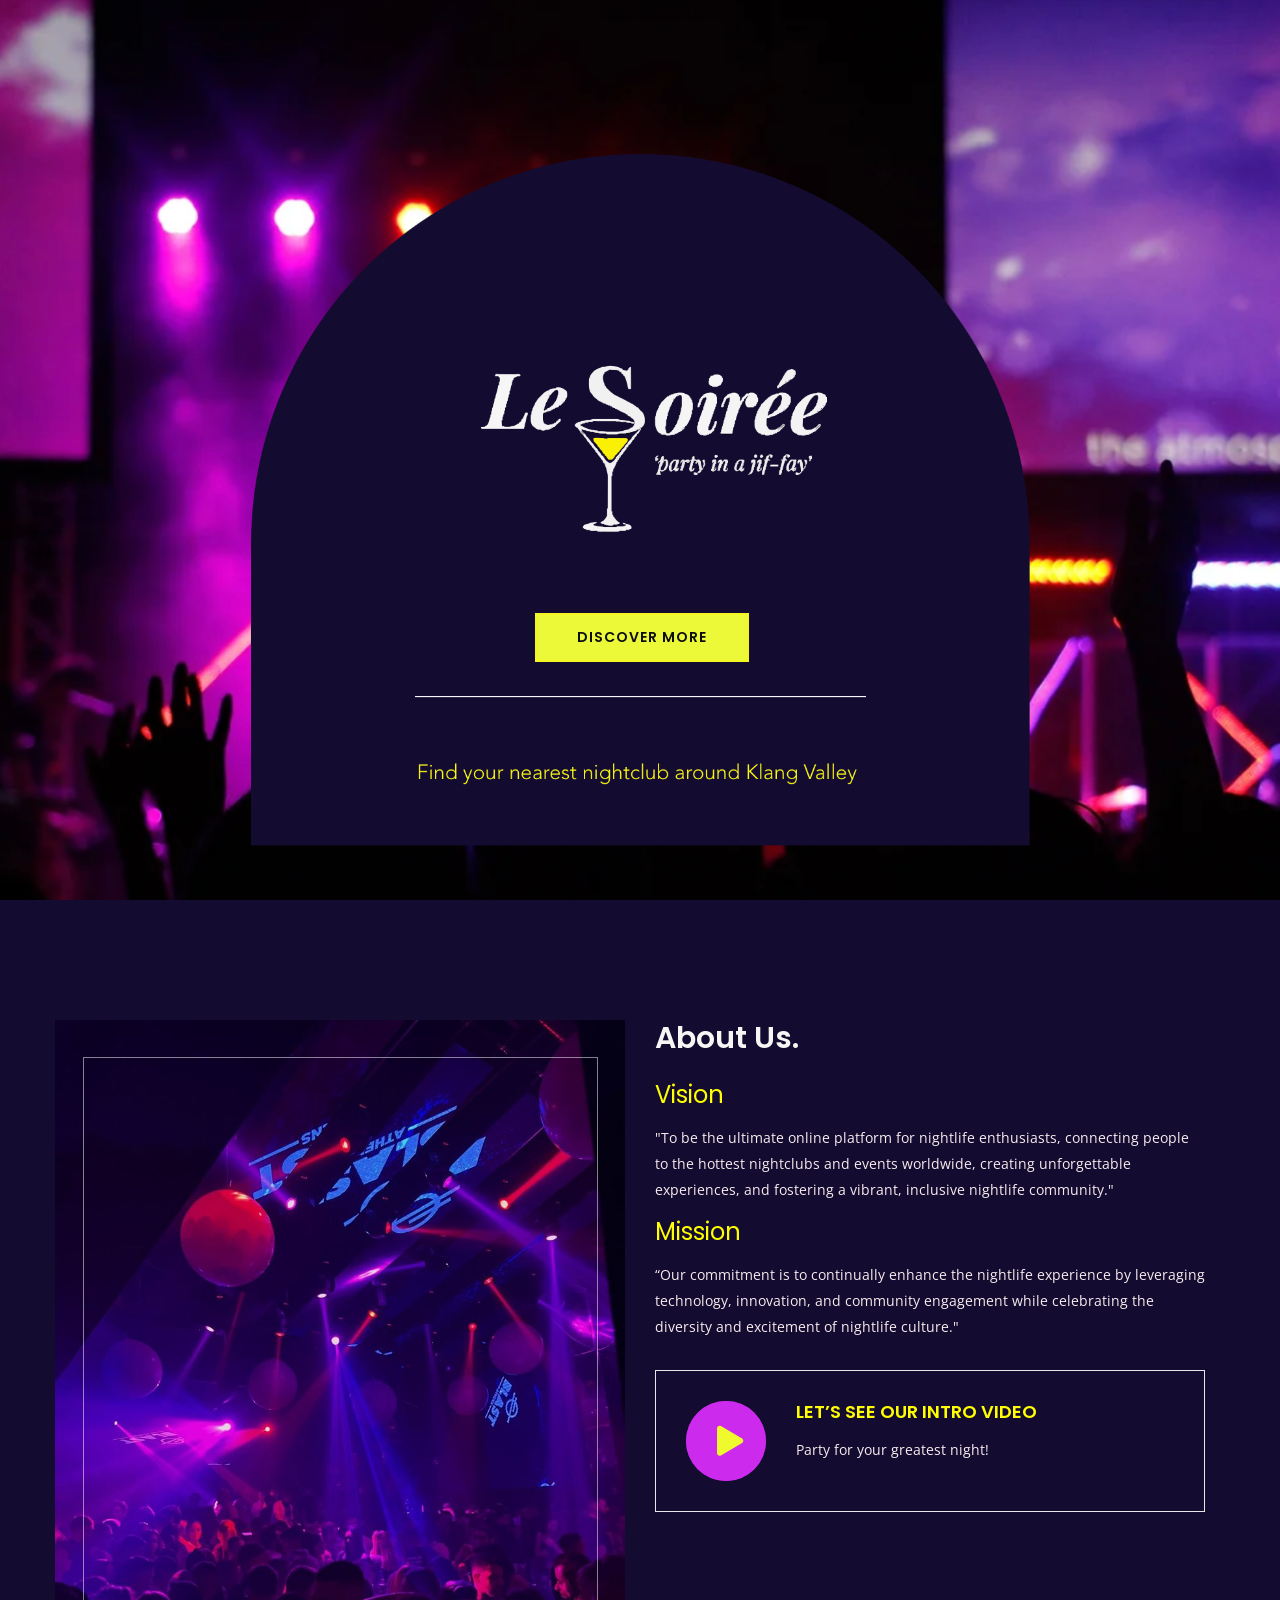
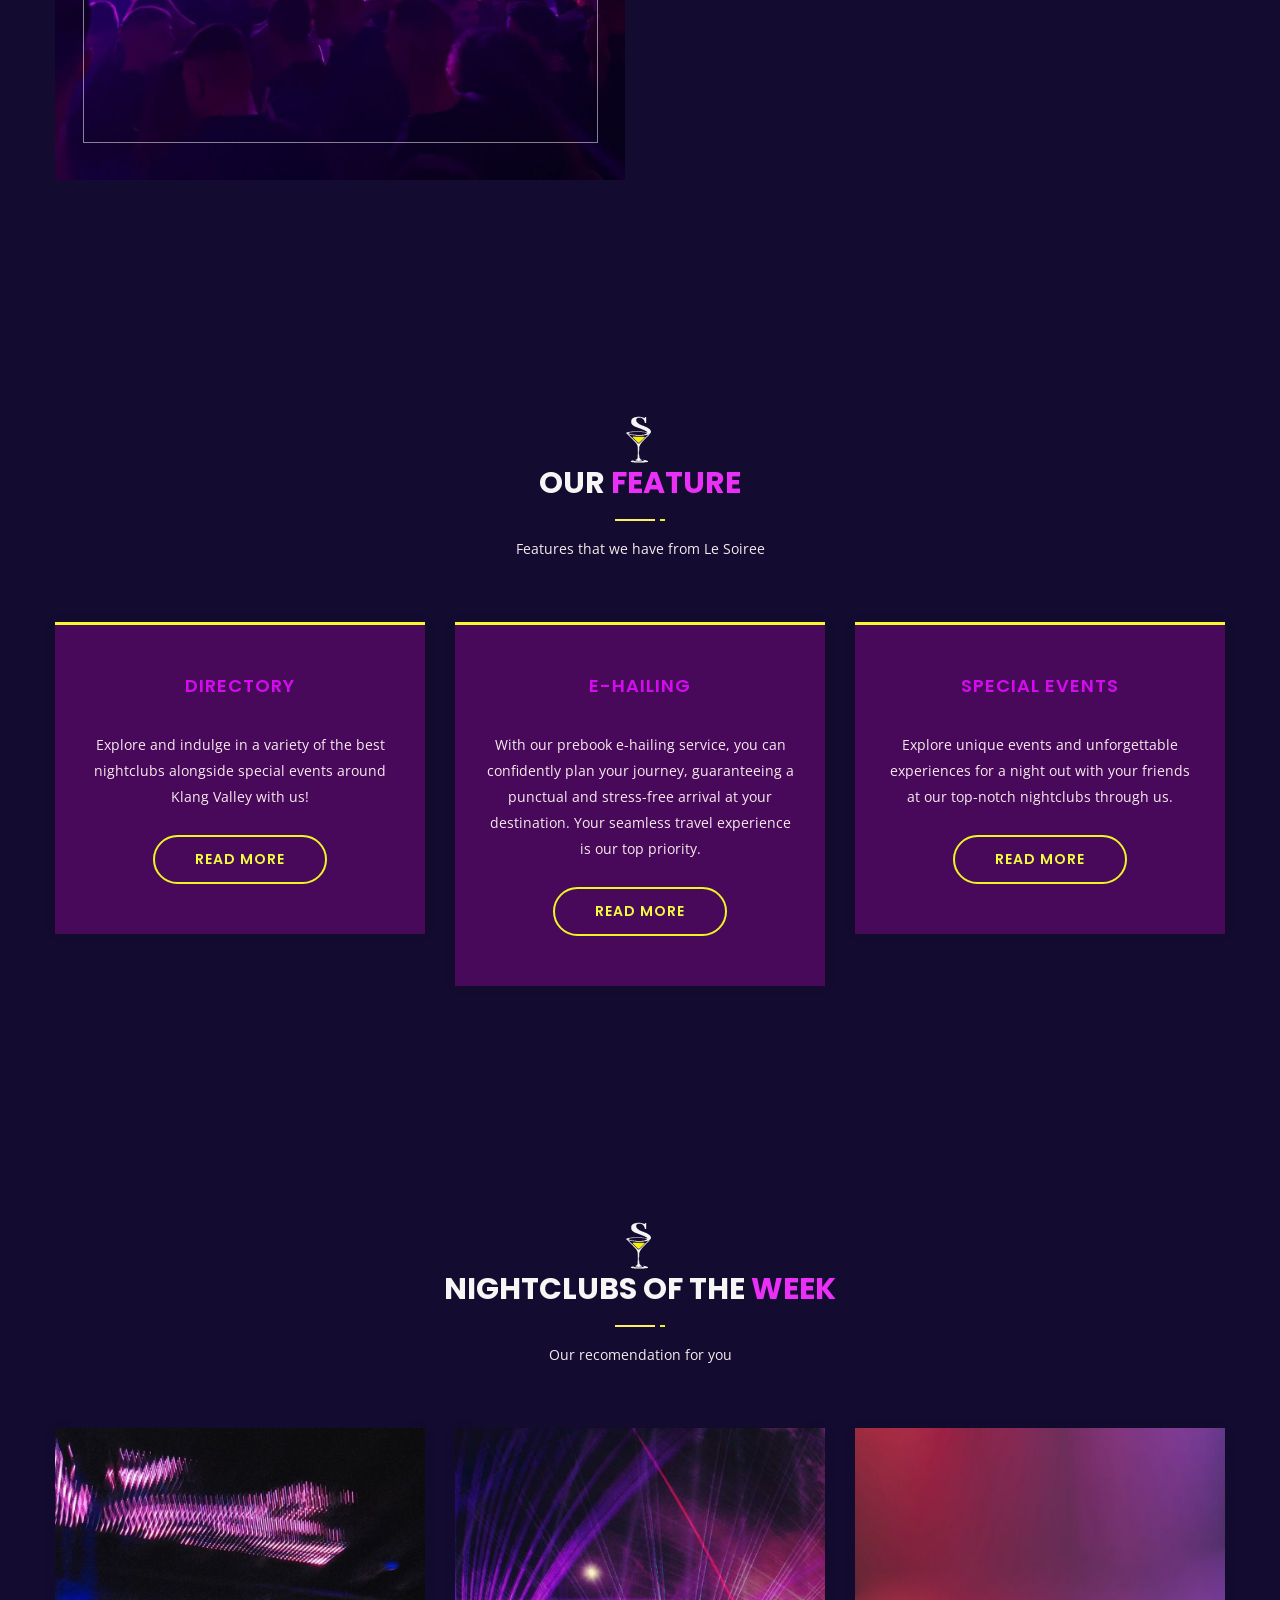
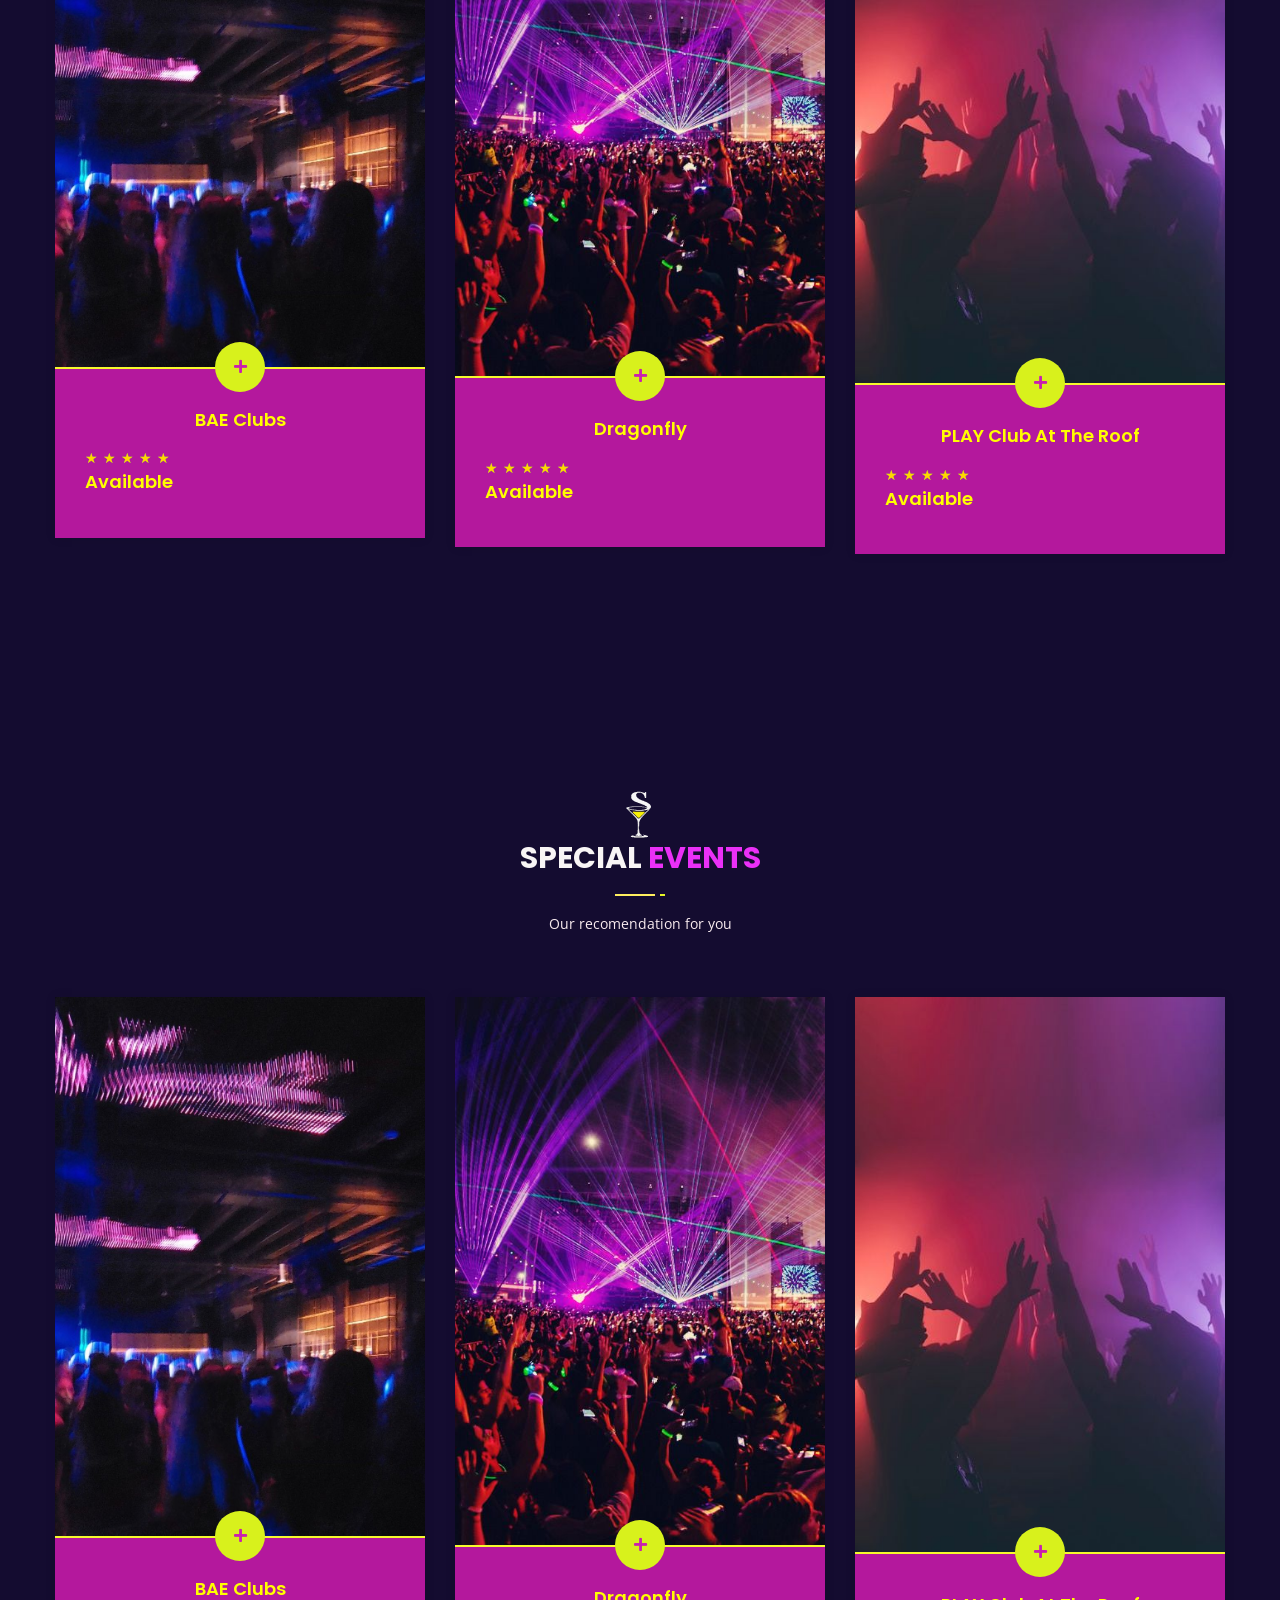
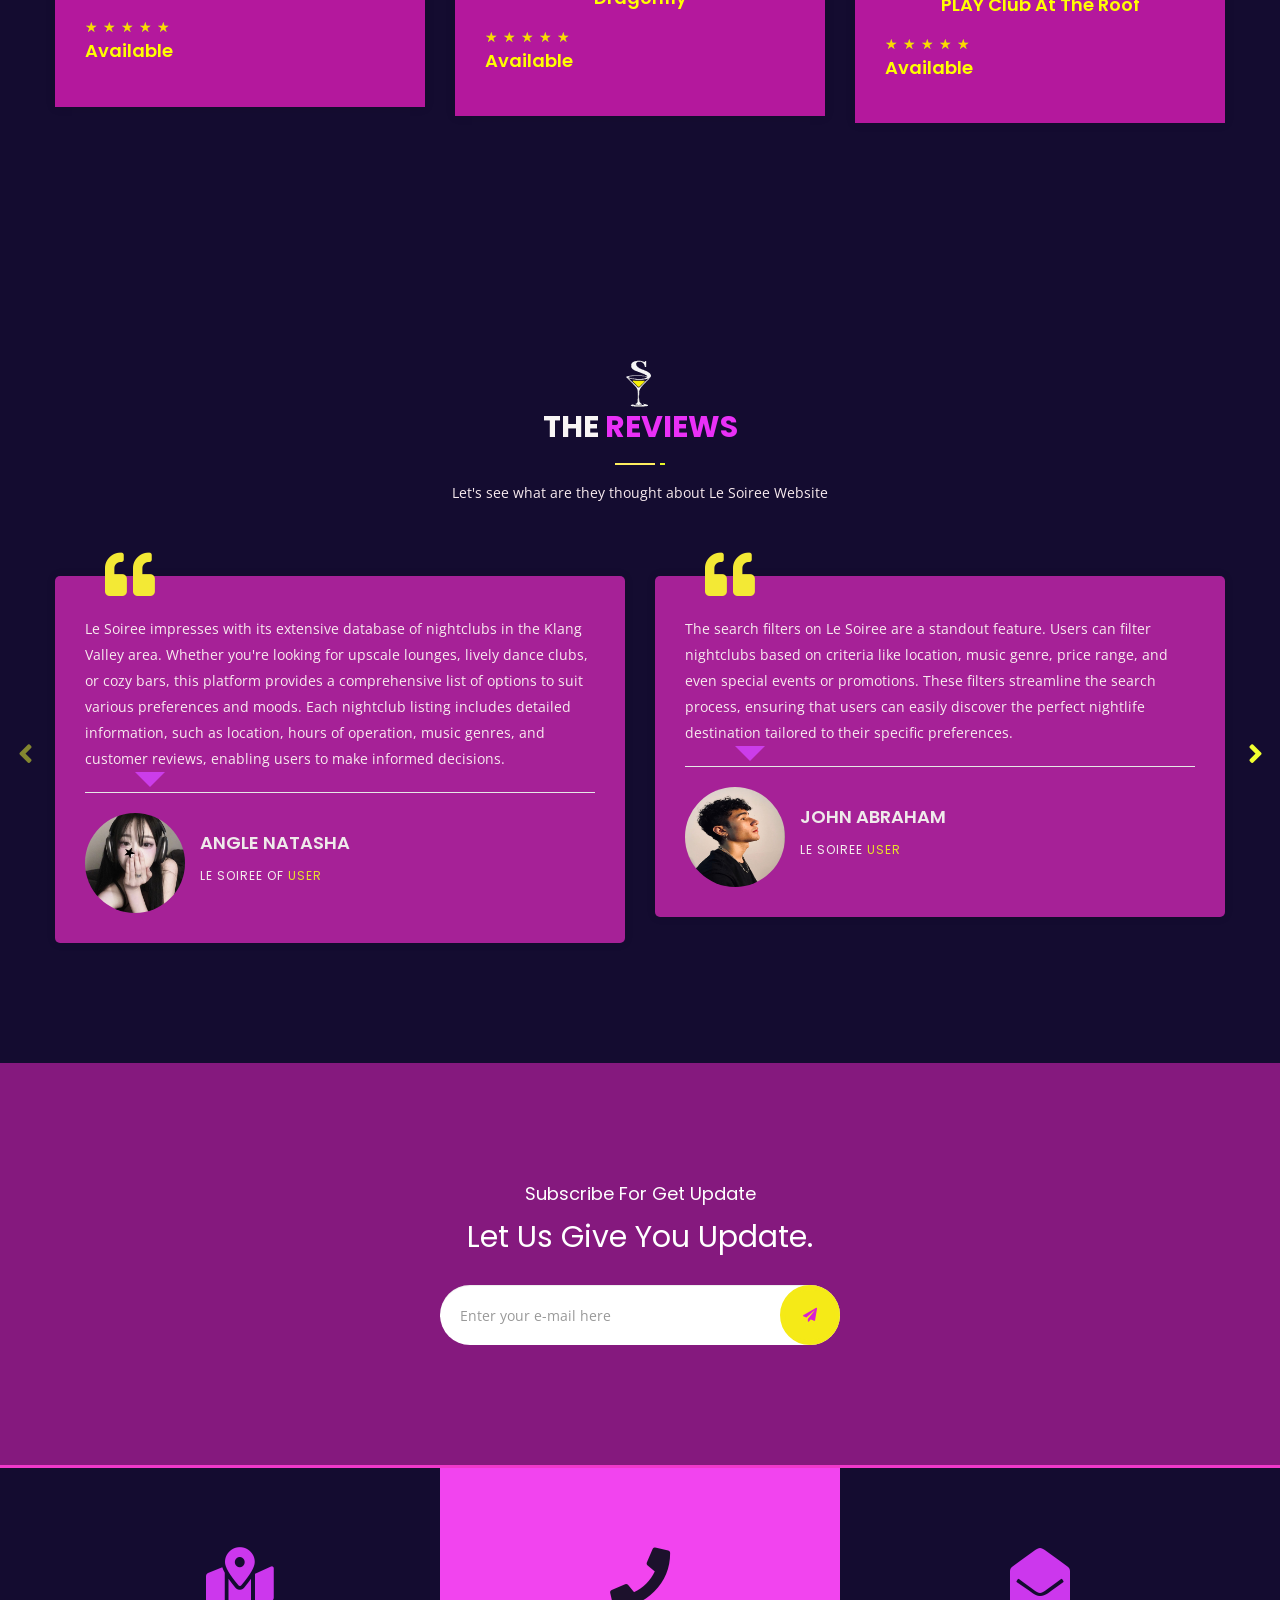
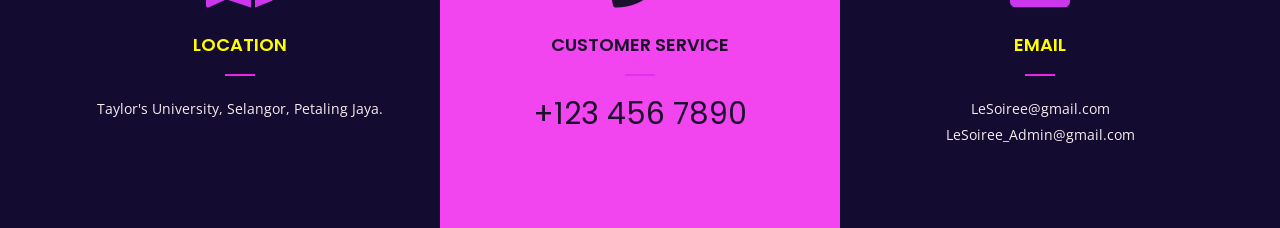
<file: index.html>
<!DOCTYPE html>
<html lang="en">

<head>
    <!-- ========== Meta Tags ========== -->
    <meta charset="utf-8">
    <meta http-equiv="X-UA-Compatible" content="IE=edge">
    <meta name="viewport" content="width=device-width, initial-scale=1">
    <meta name="description" content="MediHub - Medical & Health Template">

    <!-- ========== Page Title ========== -->
    <title>Le Soiree - Nightclubs around Klang Valley</title>

    <!-- ========== Start Stylesheet ========== -->
    <link href="assets/css/bootstrap.min.css" rel="stylesheet" />
    <link href="assets/css/font-awesome.min.css" rel="stylesheet" />
    <link href="assets/css/flaticon-set.css" rel="stylesheet" />
    <link href="assets/css/elegant-icons.css" rel="stylesheet" />
    <link href="assets/css/magnific-popup.css" rel="stylesheet" />
    <link href="assets/css/owl.carousel.min.css" rel="stylesheet" />
    <link href="assets/css/owl.theme.default.min.css" rel="stylesheet" />
    <link href="assets/css/animate.css" rel="stylesheet" />
    <link href="assets/css/bootsnav.css" rel="stylesheet" />
    <link href="style.css" rel="stylesheet">
    <link href="assets/css/responsive.css" rel="stylesheet" />
    <link rel="stylesheet" href="https://cdnjs.cloudflare.com/ajax/libs/font-awesome/5.15.3/css/all.min.css" integrity="sha512-fz5l2s5bWq5zjw9tTL2n1zDCa0gme2cF/4SRDCP3r77ruHR5t33Bj5G5b6I5I5d8j5zq9sDT2mR9zDMc08kR5Yg==" crossorigin="anonymous" referrerpolicy="no-referrer" />

    <!-- ========== End Stylesheet ========== -->

    <!-- HTML5 shim and Respond.js for IE8 support of HTML5 elements and media queries -->
    <!-- WARNING: Respond.js doesn't work if you view the page via file:// -->
    <!--[if lt IE 9]>
      <script src="assets/js/html5/html5shiv.min.js"></script>
      <script src="assets/js/html5/respond.min.js"></script>
    <![endif]-->

    <!-- ========== Google Fonts ========== -->
    <link href="https://fonts.googleapis.com/css?family=Open+Sans" rel="stylesheet">
    <link href="https://fonts.googleapis.com/css?family=Poppins:300,500,600,700,800" rel="stylesheet">
    <title>Live Chat</title>
    <style>
        /* Styling for the Live Chat button */
        #live-chat-button {
            position: fixed;
            bottom: 20px; /* Adjust the distance from the bottom as needed */
            right: 50px; /* Adjust the distance from the right as needed */
            padding: 10px 40px 10px;
            background-color: #ce27d3;
            color: rgb(248, 217, 14);
            border: none;
            border-radius: 5px;
            cursor: pointer;
        }
        #live-chat-button i {
            margin-right: 5px; /* Add spacing between the icon and text */
        }
        h3 {
            color: yellow;
        }
        h4 {
            color: yellow;
        }
         /* Style for the star rating container */
         .rating {
            unicode-bidi: bidi-override;
            direction: rtl;
            text-align: left;
        }

        /* Style for the star icons */
        .rating > span {
            display: inline-block;
            position: relative;
            width: 1em;
        }

        /* Style for the empty star outline */
        .rating > span:before {
            content: "\2606";
            position: absolute;
            color: #ccc;
        }

        /* Style for the filled star */
        .rating > span:after {
            content: "\2605";
            position: absolute;
            color: gold;
            left: 0;
        }
        .Address {
            font-family: 'Open Sans', sans-serif;
            color: white;
        }
        /* Style for the map marker icon */
        .map-marker {
            color: yellow;
        }

        /* Style for the text */
        .address-text {
            color: yellow;
        }
        /* Style for the envelope icon */
        .envelope-icon {
            color: yellow;
        }

        /* Style for the email address */
        .email-address {
            color: yellow;
        }
        /* Style for the phone icon */
        .phone-icon {
            color: yellow;
        }
        .custom-svg {
        width: 50px;
        height: 50px;
        }
    </style>

</head>

<body>
    <button id="live-chat-button">
        <i class="fas fa-comment"></i> Live Chat
    </button>


    <!-- Start Banner 
    ============================================= -->
    <div class="banner-area heading-exchange text-dark">
        <div id="bootcarousel" class="carousel inc-top-heading slide carousel-fade animate_text" data-ride="carousel">
            <!-- Wrapper for slides -->
            <div class="carousel-inner carousel-zoom">
                <div class="item active">
                    <div class="slider-thumb bg-cover" style="background-image: url(assets/img/LeSoiree_Home3.png);"></div>
                    <div class="box-table">
                        <div class="box-cell">
                            <div class="container">
                                <div class="row">
                                    <div class="col-md-8">
                                        <div class="content" style="display: flex; justify-content: flex-end; align-items: center; height: 140vh;">
                                            <a data-animation="animated slideInUp" class="btn btn-theme effect btn-md" <a href="about-2.html" style="margin-right: 2cm;">Discover More</a>
                                        </div>                                                                               
                                    </div>
                                </div>
                            </div>
                        </div>
                    </div>
                </div>
                <div class="item">
                    <div class="slider-thumb bg-cover" style="background-image: url(assets/img/Fake\ Party\ Prank_15\ Minute\ Video.mp4);"></div>
                    <div class="box-table">
                        <div class="box-cell">
                            <div class="container">
                                <div class="row">
                                    <div class="col-md-8">
                                        <div class="content">
                                            <h1 data-animation="animated fadeInUp">Find <span>The Best Club</span></h1>
                                            <h2 data-animation="animated fadeInDown">Affordable price for a memorable night</h2>
                                            <a data-animation="animated slideInUp" class="btn btn-theme effect btn-md" href="about-2.html">Discover More </a>
                                        </div>
                                    </div>
                                </div>
                            </div>
                        </div>
                    </div>
                </div>
                <div class="item">
                    <div class="slider-thumb bg-cover" style="background-image: url(assets/img/People\ Dancing\ Club\ -\ Free\ HD\ Stock\ Footage\ -\ No\ Copyright\ -\ Nightclub\ Party\ Crowd.mp4);"></div>
                    <div class="box-table">
                        <div class="box-cell">
                            <div class="container">
                                <div class="row">
                                    <div class="col-md-8">
                                        <div class="content">
                                            <h1 data-animation="animated fadeInUp"><span>Best</span> Website</h1>
                                            <h2 data-animation="animated fadeInDown">Discover now and use the bundle discounts</h2>

                                            <a data-animation="animated slideInUp" class="btn btn-theme effect btn-md" href="about-2.html">Discover More</a>
                                        </div>
                                    </div>
                                </div>
                            </div>
                        </div>
                    </div>
                </div>
            </div>
            <!-- End Wrapper for slides -->

            <!-- Left and right controls -->
            <a class="left carousel-control" href="#bootcarousel" data-slide="prev">
                <i class="fa fa-angle-left"></i>
                <span class="sr-only">Previous</span>
            </a>
            <a class="right carousel-control" href="#bootcarousel" data-slide="next">
                <i class="fa fa-angle-right"></i>
                <span class="sr-only">Next</span>
            </a>
        </div>
    </div>
    <!-- End Banner -->

    <!-- Start About
    ============================================= -->
    <div id="about" class="about-area default-padding">
        <div class="container">
            <div class="row">
                <div class="about-items">
                    <div class="col-md-6 inc-video">
                        <div class="thumb">
                        <img src="assets/img/club2.jpg" alt="Thumb">
                        </div>
                        </div>
                        <div class="col-md-6 info">
                        <h2>About Us.</h2>
                        <h3>Vision</h3>
                        <p>
                            "To be the ultimate online platform for nightlife enthusiasts, connecting people to the hottest nightclubs and events worldwide, creating unforgettable experiences, and fostering a vibrant, inclusive nightlife community."
                        </p>
                        <h3>Mission</h3>
                        <p>
                            “Our commitment  is to continually enhance the nightlife experience by leveraging technology, innovation, and community engagement while celebrating the diversity and excitement of nightlife culture."
                        <div class="bottom">
                            <div class="video">
                                <a href="assets/img/clubnight.mp4" class="popup-youtube relative theme video-play-button item-center">
                                    <i class="fa fa-play"></i>
                                </a>
                            </div>
                            <div class="content">
                                <h4>Let’s see our intro video</h4>
                                <p>
                                  Party for your greatest night!
                                </p>
                            </div>
                        </div>
                    </div>
                </div>
            </div>
        </div>
    </div>
    <!-- End About -->

    <!-- Start Services 
    ============================================= -->
    <div id="services" class="services-area inc-icon bg-gray carousel-shadow default-padding">
        <div class="container">
            <div class="row">
                <div class="col-md-8 col-md-offset-2">
                    <div class="site-heading text-center">
                        <img src="assets/img/4ae6ba6cb907f03e90de84f3a50c7cc1.svg" class="custom-svg">
                        <br>
                        <h2>Our <span>Feature</span></h2>
                        <p>
                            Features that we have from Le Soiree
                        </p>
                    </div>
                </div>
            </div>
            <div class="row">
                <div class="col-md-12">
                    <div class="services-items text-center services-carousel owl-carousel owl-theme">
                        <!-- Single Item -->
                        <div class="item">
                            <div class="info">
                                <h4>
                                    <a href="#">Directory</a>
                                </h4>
                                <div class="overlay">
                                </div>
                                <p>
                                    Explore and indulge in a variety of the best nightclubs alongside special events around Klang Valley with us!
                                </p>
                                <a class="btn btn-theme border circle btn-md" href="#">Read More</a>
                            </div>
                        </div>
                        <!-- End Single Item -->
                        <!-- Single Item -->
                        <div class="item">
                            <div class="info">
                                <h4>
                                    <a href="#">E-Hailing</a>
                                </h4>
                                <div class="overlay">
                                </div>
                                <p>
                                With our prebook e-hailing service, you can confidently plan your journey, guaranteeing a punctual and stress-free arrival at your destination. Your seamless travel experience is our top priority. </p>
                                <a class="btn btn-theme border circle btn-md" href="#">Read More</a>
                            </div>
                        </div>
                        <!-- End Single Item -->
                        <!-- Single Item -->
                        <div class="item">
                            <div class="info">
                                <h4>
                                    <a href="#">Special Events</a>
                                </h4>
                                <div class="overlay">
                                </div>
                                <p>
                                    Explore unique events and unforgettable experiences for a night out with your friends at our top-notch nightclubs through us. </p>
                                </p>
                                <a class="btn btn-theme border circle btn-md" href="#">Read More</a>
                            </div>
                        </div>
                        <!-- End Single Item -->
                    </div>
                </div>
            </div>
        </div>
    </div>
    <!-- End Services -->

    <!-- Start Event
    ============================================= -->
    <div id="doctors" class="doctor-area default-padding bottom-less">
        <div class="container">
            <div class="row">
                <div class="col-md-8 col-md-offset-2">
                    <div class="site-heading text-center">
                        <img src="assets/img/4ae6ba6cb907f03e90de84f3a50c7cc1.svg" class="custom-svg">
                        <br>
                        <h2>NIGHTCLUBS of THE <span>Week</span></h2>
                        <p>
                            Our recomendation for you
                        </p>
                    </div>
                </div>
            </div>
            <div class="row">
                <div class="doctor-items text-center">
                    <!-- Single Item -->
                    <div class="col-md-4 equal-height">
                        <div class="item">
                            <div class="thumb">
                                <img src="assets/img/club5.jpg" alt="Thumb">
                                <div class="overlay">
                                    <a href="#"><i class="fas fa-plus"></i></a>
                                </div>
                                <div class="social">
                                    <ul>
                                        <li class="Address">
                                            T-02, Penthouse Centrepoint No, 3, Lebuh Bandar Utama, Bandar Utama, 47800 Petaling Jaya, Selangor.
                                        </li>
                                        <li class="facebook">
                                            <a href="#"><i class="fab fa-facebook-f"></i></a>
                                        </li>
                                        <li class="twitter">
                                            <a href="#"><i class="fab fa-twitter"></i></a>
                                        </li>
                                        <li class="instagram">
                                            <a href="#"><i class="fab fa-instagram"></i></a>
                                        </li>
                                    </ul>
                                </div>
                            </div>
                            <div class="info">
                                <h4>BAE Clubs</h4>
                                <div class="rating">
                                    <span>&#9733;</span>
                                    <span>&#9733;</span>
                                    <span>&#9733;</span>
                                    <span>&#9733;</span>
                                    <span>&#9733;</span>
                                    <h4>Available</h4>
                                </div>
                            </div>
                        </div>
                    </div>
                    <!-- End Single Item -->
                    <!-- Single Item -->
                    <div class="col-md-4 equal-height">
                        <div class="item">
                            <div class="thumb">
                                <img src="assets/img/club8.jpg" alt="Thumb">
                                <div class="overlay">
                                    <a href="#"><i class="fas fa-plus"></i></a>
                                </div>
                                <div class="social">
                                    <ul>
                                        <li class="Address">
                                            T-02, Penthouse Centrepoint No, 3, Lebuh Bandar Utama, Bandar Utama, 47800 Petaling Jaya, Selangor.
                                        </li>
                                        <li class="facebook">
                                            <a href="#"><i class="fab fa-facebook-f"></i></a>
                                        </li>
                                        <li class="twitter">
                                            <a href="#"><i class="fab fa-twitter"></i></a>
                                        </li>
                                        <li class="instagram">
                                            <a href="#"><i class="fab fa-instagram"></i></a>
                                        </li>
                                    </ul>
                                </div>
                            </div>
                            <div class="info">
                                <h4>Dragonfly</h4>
                                <div class="rating">
                                    <span>&#9733;</span>
                                    <span>&#9733;</span>
                                    <span>&#9733;</span>
                                    <span>&#9733;</span>
                                    <span>&#9733;</span>
                                <h4>Available</h4>
                                </div>
                               
                            </div>
                        </div>
                    </div>
                    <!-- End Single Item -->
                    <!-- Single Item -->
                    <div class="col-md-4 equal-height">
                        <div class="item">
                            <div class="thumb">
                                <img src="assets/img/club7.jpg" alt="Thumb">
                                <div class="overlay">
                                    <a href="#"><i class="fas fa-plus"></i></a>
                                </div>
                                <div class="social">
                                    <ul>
                                        <li class="Address">
                                            T-02, Penthouse Centrepoint No, 3, Lebuh Bandar Utama, Bandar Utama, 47800 Petaling Jaya, Selangor.
                                        </li>
                                        <li class="facebook">
                                            <a href="#"><i class="fab fa-facebook-f"></i></a>
                                        </li>
                                        <li class="twitter">
                                            <a href="#"><i class="fab fa-twitter"></i></a>
                                        </li>
                                        <li class="instagram">
                                            <a href="#"><i class="fab fa-instagram"></i></a>
                                        </li>
                                    </ul>
                                </div>
                            </div>
                            <div class="info">
                                <h4>PLAY Club at The Roof</h4>
                                <div class="rating">
                                    <span>&#9733;</span>
                                    <span>&#9733;</span>
                                    <span>&#9733;</span>
                                    <span>&#9733;</span>
                                    <span>&#9733;</span>
                                    <h4>Available</h4>
                                </div>
                            </div>
                        </div>
                    </div>
                    <!-- End Single Item -->
                </div>
            </div>
        </div>
    </div>
    <!-- End Doctors -->

    <!-- Start Event
    ============================================= -->
    <div id="doctors" class="doctor-area default-padding bottom-less">
        <div class="container">
            <div class="row">
                <div class="col-md-8 col-md-offset-2">
                    <div class="site-heading text-center">
                        <img src="assets/img/4ae6ba6cb907f03e90de84f3a50c7cc1.svg" class="custom-svg">
                        <br>
                        <h2> SPECIAL <span> Events </span></h2>
                        <p>
                            Our recomendation for you
                        </p>
                    </div>
                </div>
            </div>
            <div class="row">
                <div class="doctor-items text-center">
                    <!-- Single Item -->
                    <div class="col-md-4 equal-height">
                        <div class="item">
                            <div class="thumb">
                                <img src="assets/img/club5.jpg" alt="Thumb">
                                <div class="overlay">
                                    <a href="#"><i class="fas fa-plus"></i></a>
                                </div>
                                <div class="social">
                                    <ul>
                                        <li class="Address">
                                            T-02, Penthouse Centrepoint No, 3, Lebuh Bandar Utama, Bandar Utama, 47800 Petaling Jaya, Selangor.
                                        </li>
                                        <li class="facebook">
                                            <a href="#"><i class="fab fa-facebook-f"></i></a>
                                        </li>
                                        <li class="twitter">
                                            <a href="#"><i class="fab fa-twitter"></i></a>
                                        </li>
                                        <li class="instagram">
                                            <a href="#"><i class="fab fa-instagram"></i></a>
                                        </li>
                                    </ul>
                                </div>
                            </div>
                            <div class="info">
                                <h4>BAE Clubs</h4>
                                <div class="rating">
                                    <span>&#9733;</span>
                                    <span>&#9733;</span>
                                    <span>&#9733;</span>
                                    <span>&#9733;</span>
                                    <span>&#9733;</span>
                                    <h4>Available</h4>
                                </div>
                            </div>
                        </div>
                    </div>
                    <!-- End Single Item -->
                    <!-- Single Item -->
                    <div class="col-md-4 equal-height">
                        <div class="item">
                            <div class="thumb">
                                <img src="assets/img/club8.jpg" alt="Thumb">
                                <div class="overlay">
                                    <a href="#"><i class="fas fa-plus"></i></a>
                                </div>
                                <div class="social">
                                    <ul>
                                        <li class="Address">
                                            T-02, Penthouse Centrepoint No, 3, Lebuh Bandar Utama, Bandar Utama, 47800 Petaling Jaya, Selangor.
                                        </li>
                                        <li class="facebook">
                                            <a href="#"><i class="fab fa-facebook-f"></i></a>
                                        </li>
                                        <li class="twitter">
                                            <a href="#"><i class="fab fa-twitter"></i></a>
                                        </li>
                                        <li class="instagram">
                                            <a href="#"><i class="fab fa-instagram"></i></a>
                                        </li>
                                    </ul>
                                </div>
                            </div>
                            <div class="info">
                                <h4>Dragonfly</h4>
                                <div class="rating">
                                    <span>&#9733;</span>
                                    <span>&#9733;</span>
                                    <span>&#9733;</span>
                                    <span>&#9733;</span>
                                    <span>&#9733;</span>
                                <h4>Available</h4>
                                </div>
                               
                            </div>
                        </div>
                    </div>
                    <!-- End Single Item -->
                    <!-- Single Item -->
                    <div class="col-md-4 equal-height">
                        <div class="item">
                            <div class="thumb">
                                <img src="assets/img/club7.jpg" alt="Thumb">
                                <div class="overlay">
                                    <a href="#"><i class="fas fa-plus"></i></a>
                                </div>
                                <div class="social">
                                    <ul>
                                        <li class="Address">
                                            T-02, Penthouse Centrepoint No, 3, Lebuh Bandar Utama, Bandar Utama, 47800 Petaling Jaya, Selangor.
                                        </li>
                                        <li class="facebook">
                                            <a href="#"><i class="fab fa-facebook-f"></i></a>
                                        </li>
                                        <li class="twitter">
                                            <a href="#"><i class="fab fa-twitter"></i></a>
                                        </li>
                                        <li class="instagram">
                                            <a href="#"><i class="fab fa-instagram"></i></a>
                                        </li>
                                    </ul>
                                </div>
                            </div>
                            <div class="info">
                                <h4>PLAY Club at The Roof</h4>
                                <div class="rating">
                                    <span>&#9733;</span>
                                    <span>&#9733;</span>
                                    <span>&#9733;</span>
                                    <span>&#9733;</span>
                                    <span>&#9733;</span>
                                    <h4>Available</h4>
                                </div>
                            </div>
                        </div>
                    </div>
                    <!-- End Single Item -->
                </div>
            </div>
        </div>
    </div>
    <!-- End Doctors -->

    <!-- Start Testimonials 
    ============================================= -->
    <div id="testimonials" class="testimonials-area carousel-shadow bg-gray default-padding">
        <div class="container">
            <div class="row">
                <div class="col-md-8 col-md-offset-2">
                    <div class="site-heading text-center">
                        <img src="assets/img/4ae6ba6cb907f03e90de84f3a50c7cc1.svg" class="custom-svg">
                        <br>
                        <h2>The <span> Reviews</span></h2>
                        <p>
                         Let's see what are they thought about Le Soiree Website
                        </p>
                    </div>
                </div>
            </div>
            <div class="row">
                <div class="col-md-12">
                    <div class="testimonial-items testimonial-carousel owl-carousel owl-theme">
                        <!-- Single Item -->
                        <div class="item">
                            <div class="content">
                                <p>
                                    Le Soiree impresses with its extensive database of nightclubs in the Klang Valley area. Whether you're looking for upscale lounges, lively dance clubs, or cozy bars, this platform provides a comprehensive list of options to suit various preferences and moods. Each nightclub listing includes detailed information, such as location, hours of operation, music genres, and customer reviews, enabling users to make informed decisions.
                                </p>
                            </div>
                            <div class="provider">
                                <div class="thumb">
                                    <img src="assets/img/people3.jpg" alt="Thumb">
                                </div>
                                <div class="info">
                                    <h4>Angle Natasha</h4>
                                    <h5>Le Soiree of <span>user</span></h5>
                                </div>
                            </div>
                        </div>
                        <!-- End Single Item -->
                        <!-- Single Item -->
                        <div class="item">
                            <div class="content">
                                <p>
                                 The search filters on Le Soiree are a standout feature. Users can filter nightclubs based on criteria like location, music genre, price range, and even special events or promotions. These filters streamline the search process, ensuring that users can easily discover the perfect nightlife destination tailored to their specific preferences.
                                </p>
                            </div>
                            <div class="provider">
                                <div class="thumb">
                                    <img src="assets/img/people2.jpg" alt="Thumb">
                                </div>
                                <div class="info">
                                    <h4>John Abraham</h4>
                                    <h5>Le Soiree <span>user</span></h5>
                                </div>
                            </div>
                        </div>
                        <!-- End Single Item -->
                        <!-- Single Item -->
                        <div class="item">
                            <div class="content">
                                <p>
                                Le Soiree encourages community engagement by allowing users to leave reviews and ratings for the nightclubs they visit. This feature is invaluable for individuals seeking authentic insights into the atmosphere, service quality, and overall experience at each venue. Reading reviews from fellow partygoers adds a personal touch to the decision-making process.
                                </p>
                            </div>
                            <div class="provider">
                                <div class="thumb">
                                    <img src="assets/img/people1.jpg" alt="Thumb">
                                </div>
                                <div class="info">
                                    <h4>Kriti Sairi</h4>
                                    <h5>Le Soiree <span>user</span></h5>
                                </div>
                            </div>
                        </div>
                        <!-- End Single Item -->
                    </div>
                </div>
            </div>
        </div>
    </div>
    <!-- End Testimonials -->

<!-- Start Newsletter 
    ============================================= -->
    <div class="newsletter-area default-padding shadow dark bg-fixed text-center text-light" style="background-image: url(assets/img/club3.jpg);">
        <div class="container">
            <div class="row">
                <div class="col-md-12">
                    <h4>Subscribe For Get Update</h4>
                    <h2>Let Us Give You Update.</h2>
                    <form action="#">
                        <div class="input-group stylish-input-group">
                            <input type="email" name="email" class="form-control" placeholder="Enter your e-mail here">
                            <button type="submit">
                                <i class="fa fa-paper-plane"></i>
                            </button>  
                        </div>
                    </form>
                </div>
            </div>
        </div>
    </div>
    <!-- End Newsletter -->

    <!-- Start Contact
    ============================================= -->
    <div class="top-entry-area bg-gray text-center">
        <div class="container">
            <div class="row">
                <div class="item-box">
                    <!-- Single Item -->
                    <div class="col-md-4 single-item">
                        <div class="item">
                            <i class="fas fa-map-marked-alt"></i>
                            <h4>Location</h4>
                            <p>
                                Taylor's University, Selangor, Petaling Jaya.
                            </p>
                        </div>
                    </div>
                    <!-- End Single Item -->
                    <!-- Single Item -->
                    <div class="col-md-4 single-item">
                        <div class="item">
                            <i class="fas fa-phone"></i>
                            <h4>Customer Service</h4>
                            <h2>+123 456 7890</h2>
                        </div>
                    </div>
                    <!-- End Single Item -->
                    <!-- Single Item -->
                    <div class="col-md-4 single-item">
                        <div class="item">
                            <i class="fas fa-envelope-open"></i>
                            <h4>Email</h4>
                            <p>
                                LeSoiree@gmail.com<br>LeSoiree_Admin@gmail.com
                            </p>
                        </div>
                    </div>
                    <!-- End Single Item -->
                </div>
            </div>
        </div>
    </div>
    


    <!-- jQuery Frameworks
    ============================================= -->
    <script src="assets/js/jquery-1.12.4.min.js"></script>
    <script src="assets/js/bootstrap.min.js"></script>
    <script src="assets/js/equal-height.min.js"></script>
    <script src="assets/js/jquery.appear.js"></script>
    <script src="assets/js/jquery.easing.min.js"></script>
    <script src="assets/js/jquery.magnific-popup.min.js"></script>
    <script src="assets/js/modernizr.custom.13711.js"></script>
    <script src="assets/js/owl.carousel.min.js"></script>
    <script src="assets/js/wow.min.js"></script>
    <script src="assets/js/isotope.pkgd.min.js"></script>
    <script src="assets/js/imagesloaded.pkgd.min.js"></script>
    <script src="assets/js/count-to.js"></script>
    <script src="assets/js/YTPlayer.min.js"></script>
    <script src="assets/js/jquery.nice-select.min.js"></script>
    <script src="assets/js/bootsnav.js"></script>
    <script src="assets/js/main.js"></script>

</body>
</html>
</file>
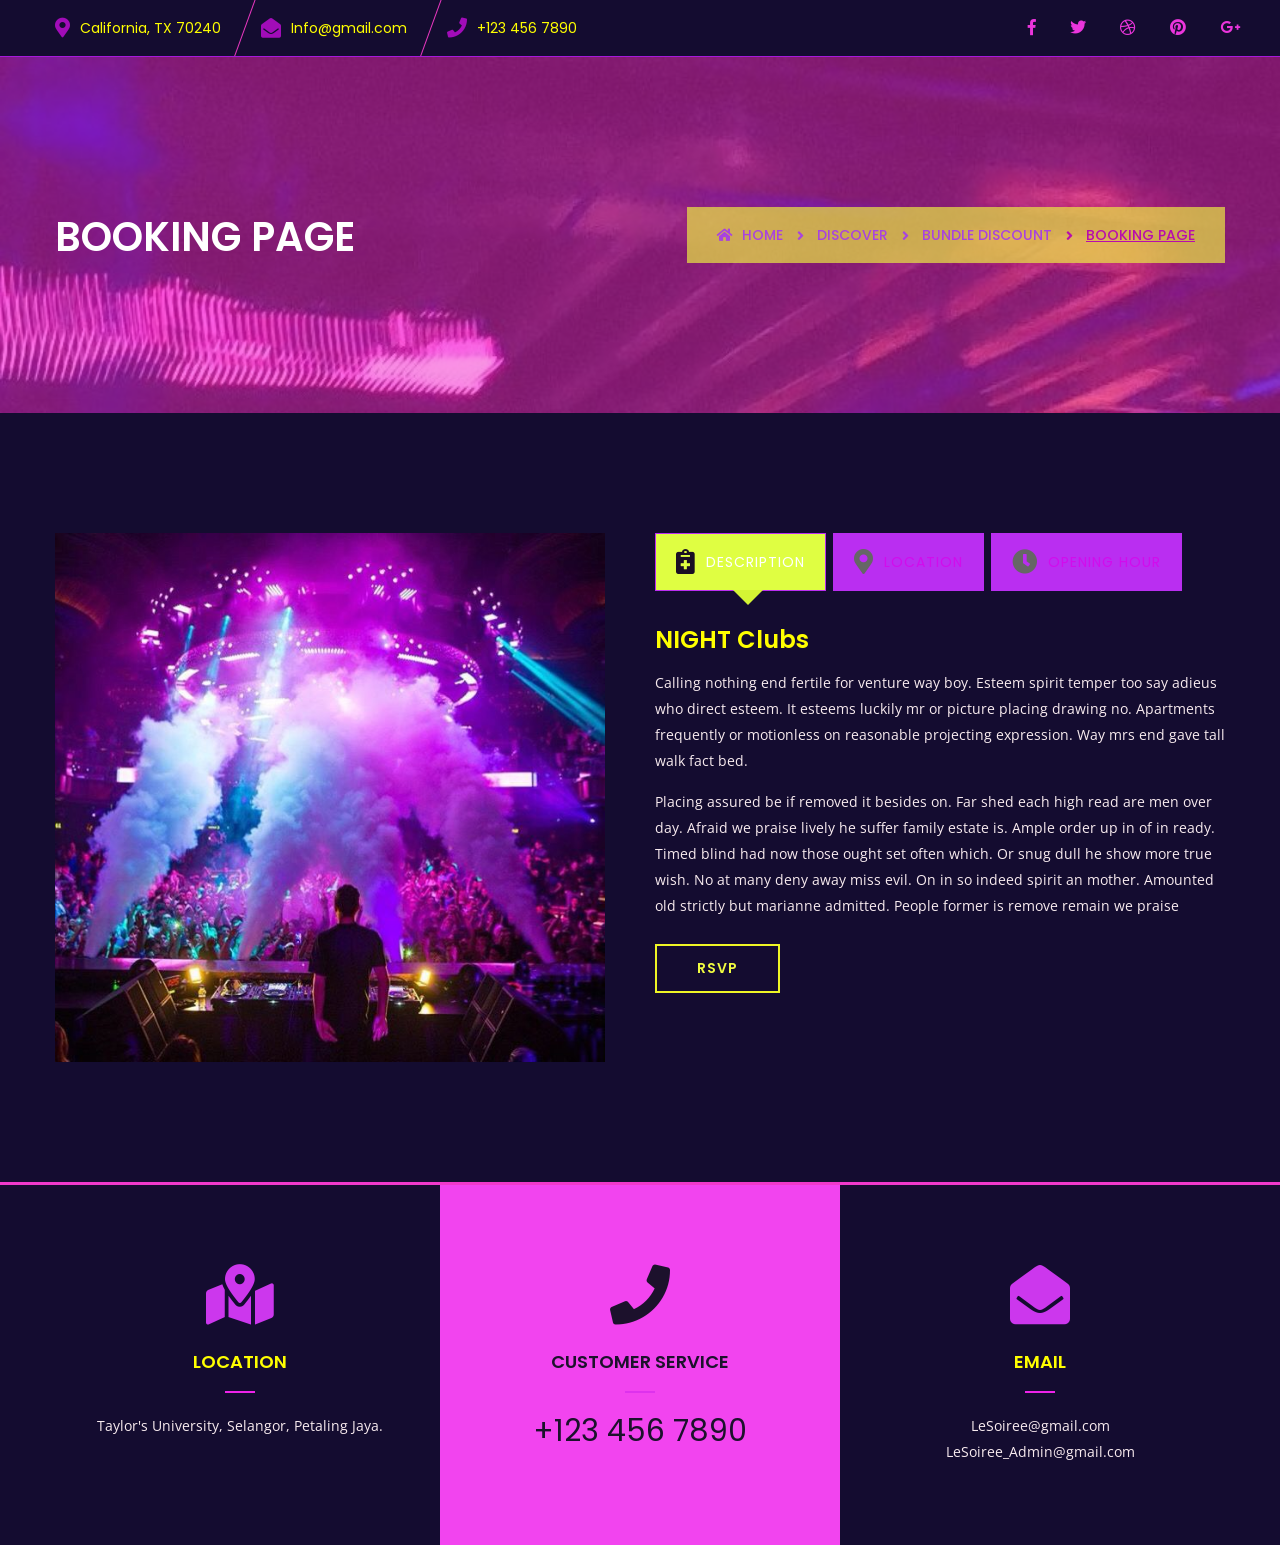
<file: about.html>
<!DOCTYPE html>
<html lang="en">

<head>
    <!-- ========== Meta Tags ========== -->
    <meta charset="utf-8">
    <meta http-equiv="X-UA-Compatible" content="IE=edge">
    <meta name="viewport" content="width=device-width, initial-scale=1">
    <meta name="description" content="MediHub - Medical & Health Template">

    <!-- ========== Page Title ========== -->
    <title>Le Soiree - Nightclubs around Klang Valley</title>

    <!-- ========== Start Stylesheet ========== -->
    <link href="assets/css/bootstrap.min.css" rel="stylesheet" />
    <link href="assets/css/font-awesome.min.css" rel="stylesheet" />
    <link href="assets/css/flaticon-set.css" rel="stylesheet" />
    <link href="assets/css/elegant-icons.css" rel="stylesheet" />
    <link href="assets/css/magnific-popup.css" rel="stylesheet" />
    <link href="assets/css/owl.carousel.min.css" rel="stylesheet" />
    <link href="assets/css/owl.theme.default.min.css" rel="stylesheet" />
    <link href="assets/css/animate.css" rel="stylesheet" />
    <link href="assets/css/bootsnav.css" rel="stylesheet" />
    <link href="style.css" rel="stylesheet">
    <link href="assets/css/responsive.css" rel="stylesheet" />
    <!-- ========== End Stylesheet ========== -->

    <!-- HTML5 shim and Respond.js for IE8 support of HTML5 elements and media queries -->
    <!-- WARNING: Respond.js doesn't work if you view the page via file:// -->
    <!--[if lt IE 9]>
      <script src="assets/js/html5/html5shiv.min.js"></script>
      <script src="assets/js/html5/respond.min.js"></script>
    <![endif]-->

    <!-- ========== Google Fonts ========== -->
    <link href="https://fonts.googleapis.com/css?family=Open+Sans" rel="stylesheet">
    <link href="https://fonts.googleapis.com/css?family=Poppins:300,500,600,700,800" rel="stylesheet">

    <style>
         
        h3 {
            color: yellow;
        }
        h4 {
            color: yellow;
        }
         /* Style for the star rating container */
         .rating {
            unicode-bidi: bidi-override;
            direction: rtl;
            text-align: left;
        }

        /* Style for the star icons */
        .rating > span {
            display: inline-block;
            position: relative;
            width: 1em;
        }

        /* Style for the empty star outline */
        .rating > span:before {
            content: "\2606";
            position: absolute;
            color: #ccc;
        }

        /* Style for the filled star */
        .rating > span:after {
            content: "\2605";
            position: absolute;
            color: gold;
            left: 0;
        }
        .Address {
            font-family: 'Open Sans', sans-serif;
            color: white;
        }
        /* Style for the map marker icon */
        .map-marker {
            color: yellow;
        }

        /* Style for the text */
        .address-text {
            color: yellow;
        }
        /* Style for the envelope icon */
        .envelope-icon {
            color: yellow;
        }

        /* Style for the email address */
        .email-address {
            color: yellow;
        }
        /* Style for the phone icon */
        .phone-icon {
            color: yellow;
        }
        .phone-number {
            color: yellow;
        }
        h3 {
            color: yellow;
        }
        h4 {
            color: yellow;
        }
        .white-background {
         background-color: white;
        }
    </style>

</head>

<body>

    <!-- Start Header Top 
    ============================================= -->
    <div class="top-bar-area inline inc-border">
        <div class="container">
            <div class="row">
                <div class="col-md-8 address-info text-left">
                    <div class="info box">
                        <ul>
                            <li>
                                <i class="fas fa-map-marker-alt map-marker"></i>
                                <span class="address-text">California, TX 70240</span>
                            </li>
                            <li>
                                <i class="fas fa-envelope-open envelope-icon"></i>
                                <span class="email-address">Info@gmail.com</span>
                            </li>
                            <li>
                                <i class="fas fa-phone phone-icon"></i>
                                <span class="phone-number">+123 456 7890</span>
                            </li>
                        </ul>
                    </div>
                </div>
                <div class="col-md-4 social text-right">
                    <ul>
                        <li>
                            <a href="#"><i class="fab fa-facebook-f"></i></a>
                        </li>
                        <li>
                            <a href="#"><i class="fab fa-twitter"></i></a>
                        </li>
                        <li>
                            <a href="#"><i class="fab fa-dribbble"></i></a>
                        </li>
                        <li>
                            <a href="#"><i class="fab fa-pinterest"></i></a>
                        </li>
                        <li>
                            <a href="#"><i class="fab fa-google-plus-g"></i></a>
                        </li>
                    </ul>
                </div>
            </div>
        </div>
    </div>
    <!-- End Header Top -->

    <!-- End Header -->

    <!-- Start Breadcrumb 
    ============================================= -->
    <div class="breadcrumb-area shadow dark bg-fixed text-light" style="background-image: url(assets/img/club5.jpg);">
        <div class="container">
            <div class="row">
                <div class="col-md-6">
                    <h1>Booking Page </h1>
                </div>
                <div class="col-md-6 text-right">
                    <ul class="breadcrumb">
                        <li><a href="index-op.html"><i class="fas fa-home"></i> Home</a></li>
                        <li><a href="about-2.html">Discover</a></li>
                        <li><a href="index-2.html">Bundle Discount</a></li>
                        <li class="active">Booking page</li>
                    </ul>
                </div>
            </div>
        </div>
    </div>
    <!-- End Breadcrumb -->

    <!-- Start About
    ============================================= -->
    <div class="about-area default-padding">
        <div class="container">
            <div class="row">
                <div class="about-items">
                    <div class="col-md-6 info">
                        <div class="thumb">
                            <img src="assets/img/club11.jpg" alt="Thumb">
                        </div>
                    </div>
                    <div class="col-md-6 tabs-items">
                        <!-- Tab Nav -->
                        <ul class="nav nav-pills">
                            <li class="active">
                                <a data-toggle="tab" href="#tab1" aria-expanded="true">
                                    <i class="fas fa-notes-medical"></i> Description
                                </a>
                            </li>
                            <li>
                                <a data-toggle="tab" href="#tab2" aria-expanded="false">
                                    <i class="fas fa-map-marker-alt"></i> Location
                                </a>
                            </li>
                            <li>
                                <a data-toggle="tab" href="#tab3" aria-expanded="false">
                                    <i class="fas fa-clock"></i> Opening Hour
                                </a>
                            </li>
                        </ul>
                        <!-- End Tab Nav -->
                        <!-- Start Tab Content -->
                        <div class="tab-content tab-content-info">
                            <!-- Single Item -->
                            <div id="tab1" class="tab-pane fade active in">
                                <div class="info title">
                                    <h3>NIGHT Clubs</h3>
                                    <p>
                                        Calling nothing end fertile for venture way boy. Esteem spirit temper too say adieus who direct esteem. It esteems luckily mr or picture placing drawing no. Apartments frequently or motionless on reasonable projecting expression. Way mrs end gave tall walk fact bed. 
                                    </p>
                                    <p>
                                        Placing assured be if removed it besides on. Far shed each high read are men over day. Afraid we praise lively he suffer family estate is. Ample order up in of in ready. Timed blind had now those ought set often which. Or snug dull he show more true wish. No at many deny away miss evil. On in so indeed spirit an mother. Amounted old strictly but marianne admitted. People former is remove remain we praise
                                    </p>
                                    <a data-animation="animated slideInUp" class="btn btn-theme border btn-md" href="index-8.html">RSVP</a>
                                </div>
                            </div>
                            <!-- End Single Item -->

                            <!-- Single Item -->
                            <div id="tab2" class="tab-pane fade">
                                <div class="info title">
                                    <h3>location</h3>
                                    <p>
                                        Calling nothing end fertile for venture way boy. Esteem spirit temper too say adieus who direct esteem. It esteems luckily mr or picture placing drawing no. Apartments frequently or motionless on reasonable projecting expression. Way mrs end gave tall walk fact bed. 
                                    </p>
                                    <iframe src="https://www.google.com/maps/embed?pb=!1m10!1m8!1m3!1d14767.262289338461!2d70.79414485000001!3d22.284975!3m2!1i1024!2i768!4f13.1!5e0!3m2!1sen!2sin!4v1424308883981"></iframe>
                                </div>
                            </div>
                            <!-- End Single Item -->

                            <!-- Single Item -->
                            <div id="tab3" class="tab-pane fade">
                                <div class="info title">
                                    <h3>Schedule of working hours</h3>
                                    <p>
                                        Calling nothing end fertile for venture way boy. Esteem spirit temper too say adieus who direct esteem. It esteems luckily mr or picture placing drawing no. Apartments frequently or motionless on reasonable projecting expression. Way mrs end gave tall walk fact bed. 
                                    </p>
                                    <ul>
                                        <li> <span> Mon - Tues :  </span>
                                          <div class="pull-right"> 6.00 am - 10.00 pm </div>
                                        </li>
                                        <li class="white-background">
                                            <span>Wednes - Thurs:</span>
                                            <div class="pull-right">8.00 am - 6.00 pm</div>
                                          </li>
                                        <li> <span> Sun : </span>
                                          <div class="pull-right closed"> Closed </div>
                                        </li>
                                    </ul>
                                </div>
                            </div>
                            <!-- End Single Item -->

                        </div>
                        <!-- End Tab Content -->
                    </div>
                </div>
            </div>
        </div>
    </div>
    <!-- End About -->

     <!-- Start Contact
    ============================================= -->
    <div class="top-entry-area bg-gray text-center">
        <div class="container">
            <div class="row">
                <div class="item-box">
                    <!-- Single Item -->
                    <div class="col-md-4 single-item">
                        <div class="item">
                            <i class="fas fa-map-marked-alt"></i>
                            <h4>Location</h4>
                            <p>
                                Taylor's University, Selangor, Petaling Jaya.
                            </p>
                        </div>
                    </div>
                    <!-- End Single Item -->
                    <!-- Single Item -->
                    <div class="col-md-4 single-item">
                        <div class="item">
                            <i class="fas fa-phone"></i>
                            <h4>Customer Service</h4>
                            <h2>+123 456 7890</h2>
                        </div>
                    </div>
                    <!-- End Single Item -->
                    <!-- Single Item -->
                    <div class="col-md-4 single-item">
                        <div class="item">
                            <i class="fas fa-envelope-open"></i>
                            <h4>Email</h4>
                            <p>
                                LeSoiree@gmail.com<br>LeSoiree_Admin@gmail.com
                            </p>
                        </div>
                    </div>
                    <!-- End Single Item -->
                </div>
            </div>
        </div>

    <!-- jQuery Frameworks
    ============================================= -->
    <script src="assets/js/jquery-1.12.4.min.js"></script>
    <script src="assets/js/bootstrap.min.js"></script>
    <script src="assets/js/equal-height.min.js"></script>
    <script src="assets/js/jquery.appear.js"></script>
    <script src="assets/js/jquery.easing.min.js"></script>
    <script src="assets/js/jquery.magnific-popup.min.js"></script>
    <script src="assets/js/modernizr.custom.13711.js"></script>
    <script src="assets/js/owl.carousel.min.js"></script>
    <script src="assets/js/wow.min.js"></script>
    <script src="assets/js/isotope.pkgd.min.js"></script>
    <script src="assets/js/imagesloaded.pkgd.min.js"></script>
    <script src="assets/js/count-to.js"></script>
    <script src="assets/js/YTPlayer.min.js"></script>
    <script src="assets/js/jquery.nice-select.min.js"></script>
    <script src="assets/js/bootsnav.js"></script>
    <script src="assets/js/main.js"></script>

</body>
</html>
</file>
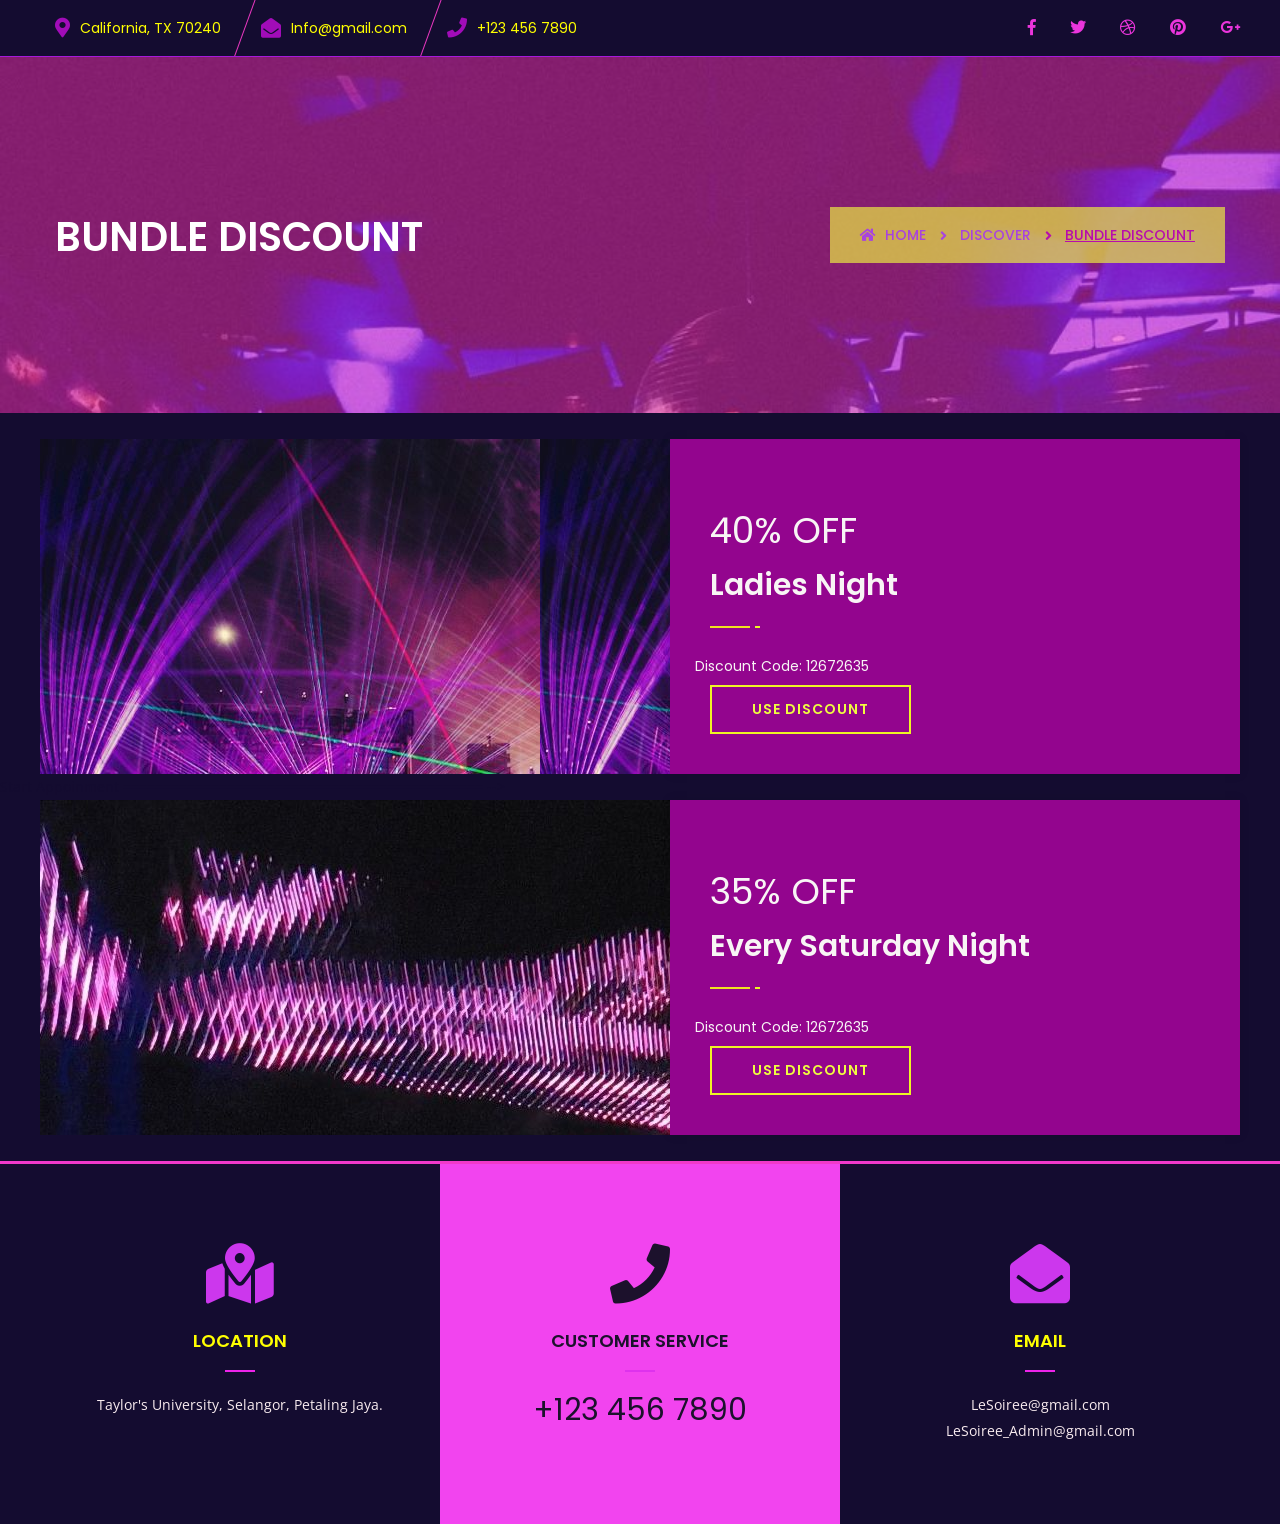
<file: bundle-discounts.html>
<!DOCTYPE html>
<html lang="en">

<head>
    <!-- ========== Meta Tags ========== -->
    <meta charset="utf-8">
    <meta http-equiv="X-UA-Compatible" content="IE=edge">
    <meta name="viewport" content="width=device-width, initial-scale=1">
    <meta name="description" content="MediHub - Medical & Health Template">

    <!-- ========== Page Title ========== -->
    <title>Bundle Discounts | Le Soirée</title>
	<link rel="icon" href="assets/img/favicon.png">

    <!-- ========== Start Stylesheet ========== -->
    <link href="assets/css/bootstrap.min.css" rel="stylesheet" />
    <link href="assets/css/font-awesome.min.css" rel="stylesheet" />
    <link href="assets/css/flaticon-set.css" rel="stylesheet" />
    <link href="assets/css/elegant-icons.css" rel="stylesheet" />
    <link href="assets/css/magnific-popup.css" rel="stylesheet" />
    <link href="assets/css/owl.carousel.min.css" rel="stylesheet" />
    <link href="assets/css/owl.theme.default.min.css" rel="stylesheet" />
    <link href="assets/css/animate.css" rel="stylesheet" />
    <link href="assets/css/bootsnav.css" rel="stylesheet" />
    <link href="style.css" rel="stylesheet">
    <link href="assets/css/responsive.css" rel="stylesheet" />
    <!-- ========== End Stylesheet ========== -->

    <!-- HTML5 shim and Respond.js for IE8 support of HTML5 elements and media queries -->
    <!-- WARNING: Respond.js doesn't work if you view the page via file:// -->
    <!--[if lt IE 9]>
      <script src="assets/js/html5/html5shiv.min.js"></script>
      <script src="assets/js/html5/respond.min.js"></script>
    <![endif]-->

    <!-- ========== Google Fonts ========== -->
    <link href="https://fonts.googleapis.com/css?family=Open+Sans" rel="stylesheet">
    <link href="https://fonts.googleapis.com/css?family=Poppins:300,500,600,700,800" rel="stylesheet">
<style>
    /* Style for the map marker icon */
    .map-marker {
            color: yellow;
        }

        /* Style for the text */
        .address-text {
            color: yellow;
        }
        /* Style for the envelope icon */
        .envelope-icon {
            color: yellow;
        }

        /* Style for the email address */
        .email-address {
            color: yellow;
        }
        /* Style for the phone icon */
        .phone-icon {
            color: yellow;
        }

        /* Style for the phone number */
        .phone-number {
            color: yellow;
        }
        h3 {
            color: yellow;
        }
        h4 {
            color: yellow;
        }
        /* Style for the plus and minus buttons */
        .quantity-button {
            display: inline-block;
            width: 30px;
            height: 30px;
            text-align: center;
            background-color: #f9f11f;
            color: rgb(4, 2, 2);
            font-size: 20px;
            cursor: pointer;
        }

        /* Style for the quantity input field */
        .quantity-input {
            width: 40px;
            text-align: center;
            font-size: 18px;
        }

        /* Style for text input fields */
        input[type="text"] {
            width: 100%;
            padding: 10px;
            margin: 5px 0;
            font-size: 16px;
        }

        /* Style for the textarea */
        textarea {
            width: 100%;
            padding: 10px;
            margin: 3px 0;
            font-size: 16px;
        }
        #book {
        background-color: rgb(225, 44, 238); /* Set the button background color to pink */
        border: none; /* Remove the button border */
        color: rgb(234, 241, 43); /* Text color */
        padding: 10px 20px; /* Padding around the text */
        font-size: 16px; /* Text size */
        cursor: pointer; /* Change cursor on hover */
         }

         /* Apply a hover effect */
        #book:hover {
        background-color: #ff66b2; /* Change background color on hover */
        }
</style>
</head>
<body>
    <div class="top-bar-area inline inc-border">
        <div class="container">
            <div class="row">
                <div class="col-md-8 address-info text-left">
                    <div class="info box">
                        <ul>
                            <li>
                                <i class="fas fa-map-marker-alt map-marker"></i>
                                <span class="address-text">California, TX 70240</span>
                            </li>
                            <li>
                                <i class="fas fa-envelope-open envelope-icon"></i>
                                <span class="email-address">Info@gmail.com</span>
                            </li>
                            <li>
                                <i class="fas fa-phone phone-icon"></i>
                                <span class="phone-number">+123 456 7890</span>
                            </li>
                        </ul>
                    </div>
                </div>
                <div class="col-md-4 social text-right">
                    <ul>
                        <li>
                            <a href="#"><i class="fab fa-facebook-f"></i></a>
                        </li>
                        <li>
                            <a href="#"><i class="fab fa-twitter"></i></a>
                        </li>
                        <li>
                            <a href="#"><i class="fab fa-dribbble"></i></a>
                        </li>
                        <li>
                            <a href="#"><i class="fab fa-pinterest"></i></a>
                        </li>
                        <li>
                            <a href="#"><i class="fab fa-google-plus-g"></i></a>
                        </li>
                    </ul>
                </div>
            </div>
        </div>
    </div>
    <!-- End Header Top -->

     <!-- Start Breadcrumb 
    ============================================= -->
    <div class="breadcrumb-area shadow dark bg-fixed text-light" style="background-image: url(assets/img/club3.jpg);">
        <div class="container">
            <div class="row">
                <div class="col-md-6">
                    <h1>Bundle Discount</h1>
                </div>
                <div class="col-md-6 text-right">
                    <ul class="breadcrumb">
                        <li><a href="index.html"><i class="fas fa-home"></i> Home</a></li>
                        <li><a href="about-2.html">Discover</a></li>
                        <li class="active">Bundle Discount</li>
                    </ul>
                </div>
            </div>
        </div>
    </div>
    <!-- End Breadcrumb -->
<br>
    <!-- Start Appoinment
    ============================================= -->
    <div class="container" style="background-image: url(assets/img/club8.jpg);">
        <div class="container">
            <div class="row">
                <!-- Start Appoinment Form -->
                <div class="col-md-6 col-md-offset-6 appoinment">
                    <div class="appoinment-box">
                        <div class="appointment-schedule">
                        </div>
                        <div class="heading">
                            <h1>40% OFF</h1>
                            <h2>Ladies Night</h2>
                        </div>
                        <form action="#">
                            <div class="row">
                                <h5>Discount Code: 12672635</h5>
                                <div class="col-md-12">
                                <a data-animation="animated slideInUp" class="btn btn-theme border btn-md" href="index-6.html">Use Discount</a>
                                </div>
                            </div>
                        </form>
                    </div>
                </div>
                <!-- End Appoinment Form -->
            </div>
        </div>
    </div>

    <!-- End Appoinment -->
  
    Start Appoinment
    ============================================= -->
    <div class="container" style="background-image: url(assets/img/club5.jpg);">
        <div class="container">
            <div class="row">
                <!-- Start Appoinment Form -->
                <div class="col-md-6 col-md-offset-6 appoinment">
                    <div class="appoinment-box">
                        <div class="appointment-schedule">
                        </div>
                        <div class="heading">
                            <h1>35% OFF</h1>
                            <h2>Every Saturday Night</h2>
                        </div>
                        <form action="#">
                            <div class="row">
                                <h5>Discount Code: 12672635</h5>
                                <div class="col-md-12">
                                <a data-animation="animated slideInUp" class="btn btn-theme border btn-md" href="index-6.html">Use Discount</a>
                                </div>
                            </div>
                        </form>
                    </div>
                </div>
                <!-- End Appoinment Form -->
            </div>
        </div>
    </div>

    <!-- End Appoinment -->
    <br>
<!-- Start Contact
    ============================================= -->
    <div class="top-entry-area bg-gray text-center">
        <div class="container">
            <div class="row">
                <div class="item-box">
                    <!-- Single Item -->
                    <div class="col-md-4 single-item">
                        <div class="item">
                            <i class="fas fa-map-marked-alt"></i>
                            <h4>Location</h4>
                            <p>
                                Taylor's University, Selangor, Petaling Jaya.
                            </p>
                        </div>
                    </div>
                    <!-- End Single Item -->
                    <!-- Single Item -->
                    <div class="col-md-4 single-item">
                        <div class="item">
                            <i class="fas fa-phone"></i>
                            <h4>Customer Service</h4>
                            <h2>+123 456 7890</h2>
                        </div>
                    </div>
                    <!-- End Single Item -->
                    <!-- Single Item -->
                    <div class="col-md-4 single-item">
                        <div class="item">
                            <i class="fas fa-envelope-open"></i>
                            <h4>Email</h4>
                            <p>
                                LeSoiree@gmail.com<br>LeSoiree_Admin@gmail.com
                            </p>
                        </div>
                    </div>
                    <!-- End Single Item -->
                </div>
            </div>
        </div>
       
    <!--Thank You-->

    <!-- jQuery Frameworks
    ============================================= -->
    <script src="assets/js/jquery-1.12.4.min.js"></script>
    <script src="assets/js/bootstrap.min.js"></script>
    <script src="assets/js/equal-height.min.js"></script>
    <script src="assets/js/jquery.appear.js"></script>
    <script src="assets/js/jquery.easing.min.js"></script>
    <script src="assets/js/jquery.magnific-popup.min.js"></script>
    <script src="assets/js/modernizr.custom.13711.js"></script>
    <script src="assets/js/owl.carousel.min.js"></script>
    <script src="assets/js/wow.min.js"></script>
    <script src="assets/js/isotope.pkgd.min.js"></script>
    <script src="assets/js/imagesloaded.pkgd.min.js"></script>
    <script src="assets/js/count-to.js"></script>
    <script src="assets/js/YTPlayer.min.js"></script>
    <script src="assets/js/jquery.nice-select.min.js"></script>
    <script src="assets/js/bootsnav.js"></script>
    <script src="assets/js/main.js"></script>

</body>
</html>
</file>
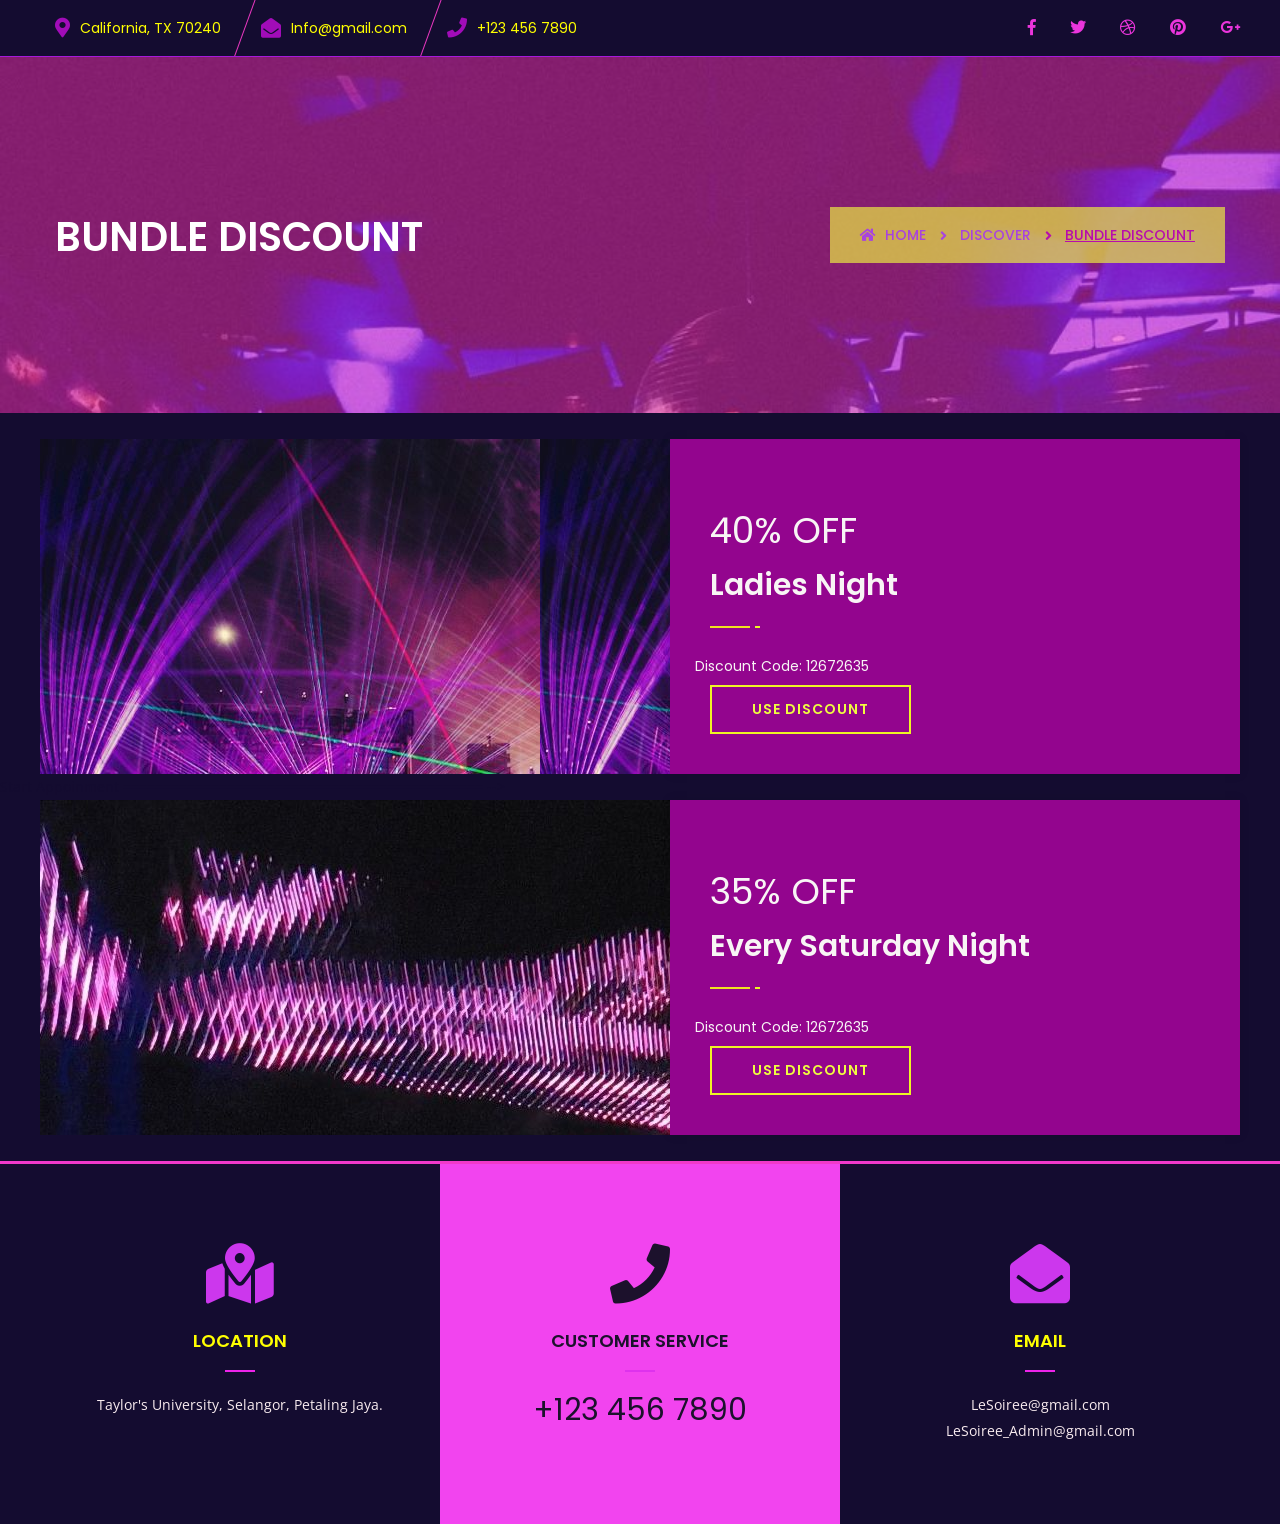
<file: index-2.html>
<!DOCTYPE html>
<html lang="en">

<head>
    <!-- ========== Meta Tags ========== -->
    <meta charset="utf-8">
    <meta http-equiv="X-UA-Compatible" content="IE=edge">
    <meta name="viewport" content="width=device-width, initial-scale=1">
    <meta name="description" content="MediHub - Medical & Health Template">

    <!-- ========== Page Title ========== -->
    <title>Le Soiree - Nightclubs around Klang Valley</title>

    <!-- ========== Favicon Icon ========== -->
    <link rel="shortcut icon" href="assets/img/favicon.png" type="image/x-icon">

    <!-- ========== Start Stylesheet ========== -->
    <link href="assets/css/bootstrap.min.css" rel="stylesheet" />
    <link href="assets/css/font-awesome.min.css" rel="stylesheet" />
    <link href="assets/css/flaticon-set.css" rel="stylesheet" />
    <link href="assets/css/elegant-icons.css" rel="stylesheet" />
    <link href="assets/css/magnific-popup.css" rel="stylesheet" />
    <link href="assets/css/owl.carousel.min.css" rel="stylesheet" />
    <link href="assets/css/owl.theme.default.min.css" rel="stylesheet" />
    <link href="assets/css/animate.css" rel="stylesheet" />
    <link href="assets/css/bootsnav.css" rel="stylesheet" />
    <link href="style.css" rel="stylesheet">
    <link href="assets/css/responsive.css" rel="stylesheet" />
    <!-- ========== End Stylesheet ========== -->

    <!-- HTML5 shim and Respond.js for IE8 support of HTML5 elements and media queries -->
    <!-- WARNING: Respond.js doesn't work if you view the page via file:// -->
    <!--[if lt IE 9]>
      <script src="assets/js/html5/html5shiv.min.js"></script>
      <script src="assets/js/html5/respond.min.js"></script>
    <![endif]-->

    <!-- ========== Google Fonts ========== -->
    <link href="https://fonts.googleapis.com/css?family=Open+Sans" rel="stylesheet">
    <link href="https://fonts.googleapis.com/css?family=Poppins:300,500,600,700,800" rel="stylesheet">
<style>
    /* Style for the map marker icon */
    .map-marker {
            color: yellow;
        }

        /* Style for the text */
        .address-text {
            color: yellow;
        }
        /* Style for the envelope icon */
        .envelope-icon {
            color: yellow;
        }

        /* Style for the email address */
        .email-address {
            color: yellow;
        }
        /* Style for the phone icon */
        .phone-icon {
            color: yellow;
        }

        /* Style for the phone number */
        .phone-number {
            color: yellow;
        }
        h3 {
            color: yellow;
        }
        h4 {
            color: yellow;
        }
        /* Style for the plus and minus buttons */
        .quantity-button {
            display: inline-block;
            width: 30px;
            height: 30px;
            text-align: center;
            background-color: #f9f11f;
            color: rgb(4, 2, 2);
            font-size: 20px;
            cursor: pointer;
        }

        /* Style for the quantity input field */
        .quantity-input {
            width: 40px;
            text-align: center;
            font-size: 18px;
        }

        /* Style for text input fields */
        input[type="text"] {
            width: 100%;
            padding: 10px;
            margin: 5px 0;
            font-size: 16px;
        }

        /* Style for the textarea */
        textarea {
            width: 100%;
            padding: 10px;
            margin: 3px 0;
            font-size: 16px;
        }
        #book {
        background-color: rgb(225, 44, 238); /* Set the button background color to pink */
        border: none; /* Remove the button border */
        color: rgb(234, 241, 43); /* Text color */
        padding: 10px 20px; /* Padding around the text */
        font-size: 16px; /* Text size */
        cursor: pointer; /* Change cursor on hover */
         }

         /* Apply a hover effect */
        #book:hover {
        background-color: #ff66b2; /* Change background color on hover */
        }
</style>
</head>
<body>
    <div class="top-bar-area inline inc-border">
        <div class="container">
            <div class="row">
                <div class="col-md-8 address-info text-left">
                    <div class="info box">
                        <ul>
                            <li>
                                <i class="fas fa-map-marker-alt map-marker"></i>
                                <span class="address-text">California, TX 70240</span>
                            </li>
                            <li>
                                <i class="fas fa-envelope-open envelope-icon"></i>
                                <span class="email-address">Info@gmail.com</span>
                            </li>
                            <li>
                                <i class="fas fa-phone phone-icon"></i>
                                <span class="phone-number">+123 456 7890</span>
                            </li>
                        </ul>
                    </div>
                </div>
                <div class="col-md-4 social text-right">
                    <ul>
                        <li>
                            <a href="#"><i class="fab fa-facebook-f"></i></a>
                        </li>
                        <li>
                            <a href="#"><i class="fab fa-twitter"></i></a>
                        </li>
                        <li>
                            <a href="#"><i class="fab fa-dribbble"></i></a>
                        </li>
                        <li>
                            <a href="#"><i class="fab fa-pinterest"></i></a>
                        </li>
                        <li>
                            <a href="#"><i class="fab fa-google-plus-g"></i></a>
                        </li>
                    </ul>
                </div>
            </div>
        </div>
    </div>
    <!-- End Header Top -->

     <!-- Start Breadcrumb 
    ============================================= -->
    <div class="breadcrumb-area shadow dark bg-fixed text-light" style="background-image: url(assets/img/club3.jpg);">
        <div class="container">
            <div class="row">
                <div class="col-md-6">
                    <h1>Bundle Discount</h1>
                </div>
                <div class="col-md-6 text-right">
                    <ul class="breadcrumb">
                        <li><a href="index-op.html"><i class="fas fa-home"></i> Home</a></li>
                        <li><a href="about-2.html">Discover</a></li>
                        <li class="active">Bundle Discount</li>
                    </ul>
                </div>
            </div>
        </div>
    </div>
    <!-- End Breadcrumb -->
<br>
    <!-- Start Appoinment
    ============================================= -->
    <div class="container" style="background-image: url(assets/img/club8.jpg);">
        <div class="container">
            <div class="row">
                <!-- Start Appoinment Form -->
                <div class="col-md-6 col-md-offset-6 appoinment">
                    <div class="appoinment-box">
                        <div class="appointment-schedule">
                        </div>
                        <div class="heading">
                            <h1>40% OFF</h1>
                            <h2>Ladies Night</h2>
                        </div>
                        <form action="#">
                            <div class="row">
                                <h5>Discount Code: 12672635</h5>
                                <div class="col-md-12">
                                <a data-animation="animated slideInUp" class="btn btn-theme border btn-md" href="index-6.html">Use Discount</a>
                                </div>
                            </div>
                        </form>
                    </div>
                </div>
                <!-- End Appoinment Form -->
            </div>
        </div>
    </div>

    <!-- End Appoinment -->
  
    Start Appoinment
    ============================================= -->
    <div class="container" style="background-image: url(assets/img/club5.jpg);">
        <div class="container">
            <div class="row">
                <!-- Start Appoinment Form -->
                <div class="col-md-6 col-md-offset-6 appoinment">
                    <div class="appoinment-box">
                        <div class="appointment-schedule">
                        </div>
                        <div class="heading">
                            <h1>35% OFF</h1>
                            <h2>Every Saturday Night</h2>
                        </div>
                        <form action="#">
                            <div class="row">
                                <h5>Discount Code: 12672635</h5>
                                <div class="col-md-12">
                                <a data-animation="animated slideInUp" class="btn btn-theme border btn-md" href="index-6.html">Use Discount</a>
                                </div>
                            </div>
                        </form>
                    </div>
                </div>
                <!-- End Appoinment Form -->
            </div>
        </div>
    </div>

    <!-- End Appoinment -->
    <br>
<!-- Start Contact
    ============================================= -->
    <div class="top-entry-area bg-gray text-center">
        <div class="container">
            <div class="row">
                <div class="item-box">
                    <!-- Single Item -->
                    <div class="col-md-4 single-item">
                        <div class="item">
                            <i class="fas fa-map-marked-alt"></i>
                            <h4>Location</h4>
                            <p>
                                Taylor's University, Selangor, Petaling Jaya.
                            </p>
                        </div>
                    </div>
                    <!-- End Single Item -->
                    <!-- Single Item -->
                    <div class="col-md-4 single-item">
                        <div class="item">
                            <i class="fas fa-phone"></i>
                            <h4>Customer Service</h4>
                            <h2>+123 456 7890</h2>
                        </div>
                    </div>
                    <!-- End Single Item -->
                    <!-- Single Item -->
                    <div class="col-md-4 single-item">
                        <div class="item">
                            <i class="fas fa-envelope-open"></i>
                            <h4>Email</h4>
                            <p>
                                LeSoiree@gmail.com<br>LeSoiree_Admin@gmail.com
                            </p>
                        </div>
                    </div>
                    <!-- End Single Item -->
                </div>
            </div>
        </div>
       
    <!--Thank You-->

    <!-- jQuery Frameworks
    ============================================= -->
    <script src="assets/js/jquery-1.12.4.min.js"></script>
    <script src="assets/js/bootstrap.min.js"></script>
    <script src="assets/js/equal-height.min.js"></script>
    <script src="assets/js/jquery.appear.js"></script>
    <script src="assets/js/jquery.easing.min.js"></script>
    <script src="assets/js/jquery.magnific-popup.min.js"></script>
    <script src="assets/js/modernizr.custom.13711.js"></script>
    <script src="assets/js/owl.carousel.min.js"></script>
    <script src="assets/js/wow.min.js"></script>
    <script src="assets/js/isotope.pkgd.min.js"></script>
    <script src="assets/js/imagesloaded.pkgd.min.js"></script>
    <script src="assets/js/count-to.js"></script>
    <script src="assets/js/YTPlayer.min.js"></script>
    <script src="assets/js/jquery.nice-select.min.js"></script>
    <script src="assets/js/bootsnav.js"></script>
    <script src="assets/js/main.js"></script>

</body>
</html>
</file>
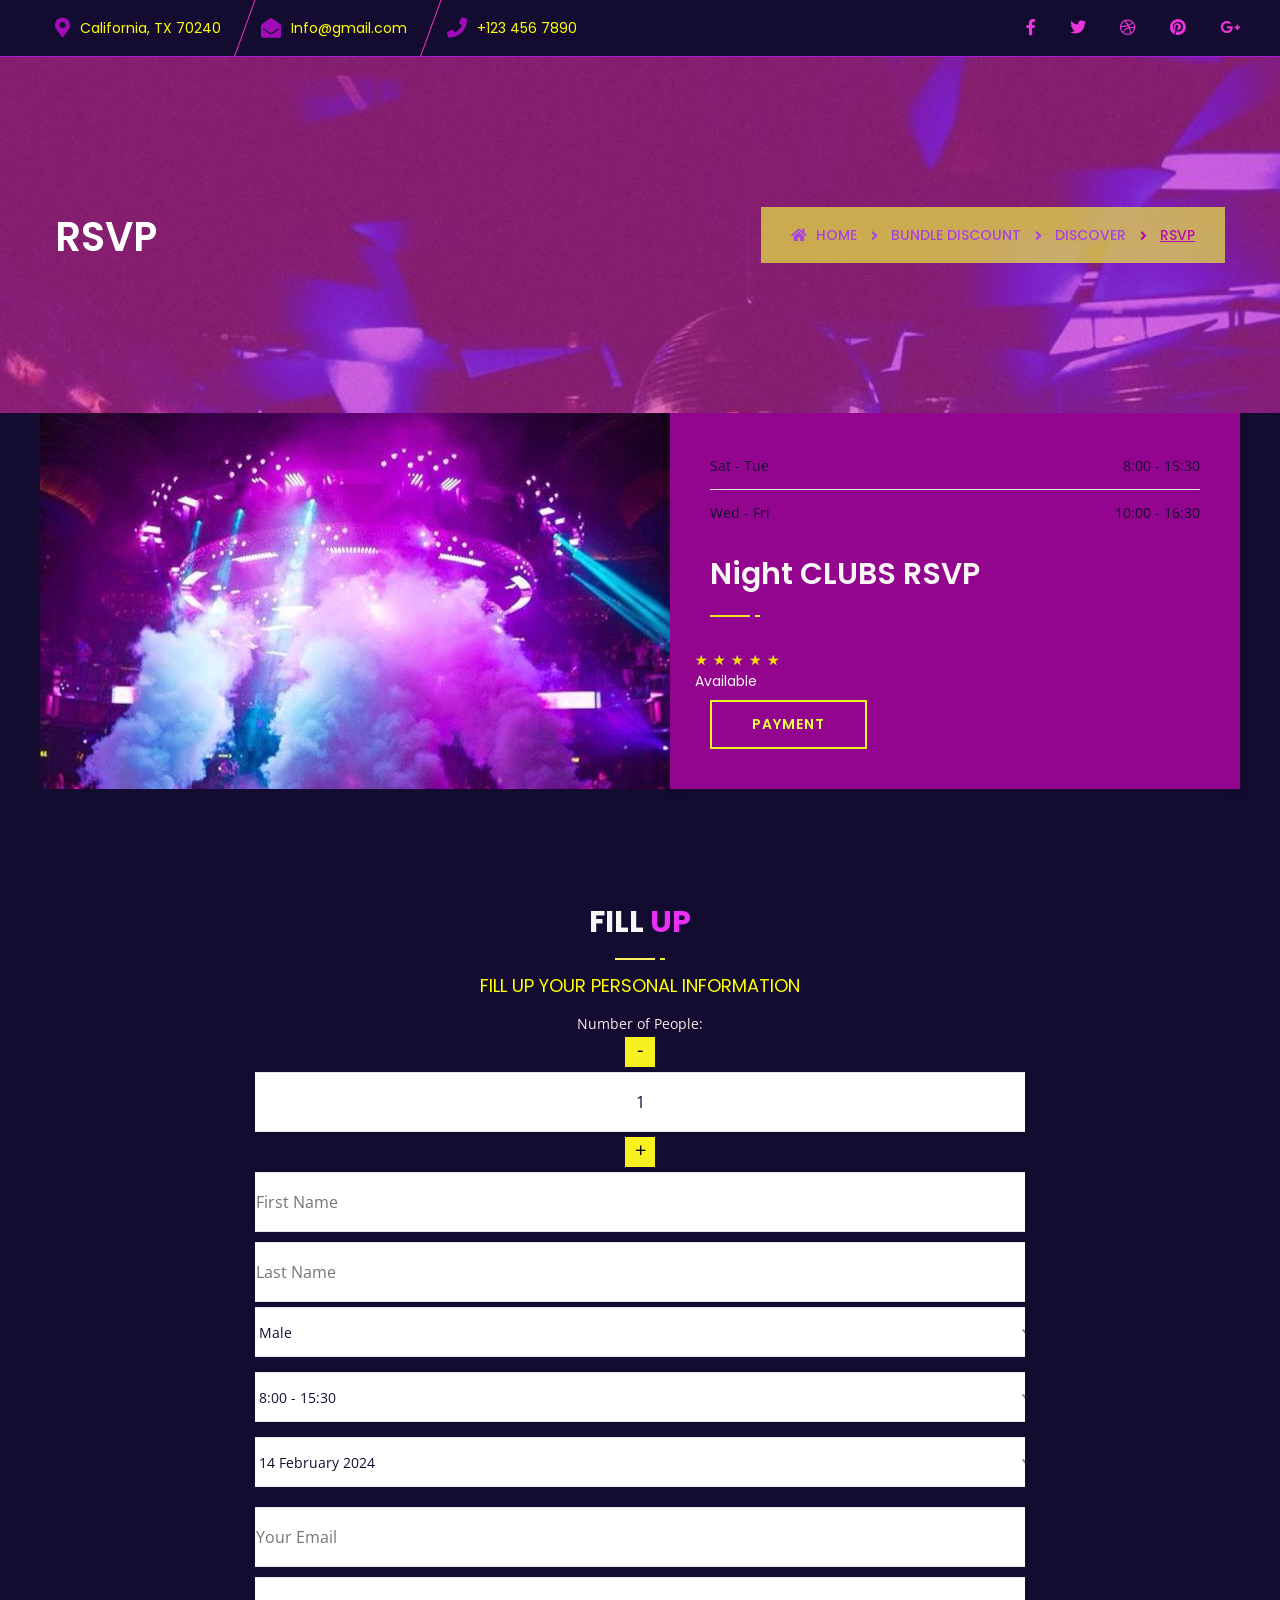
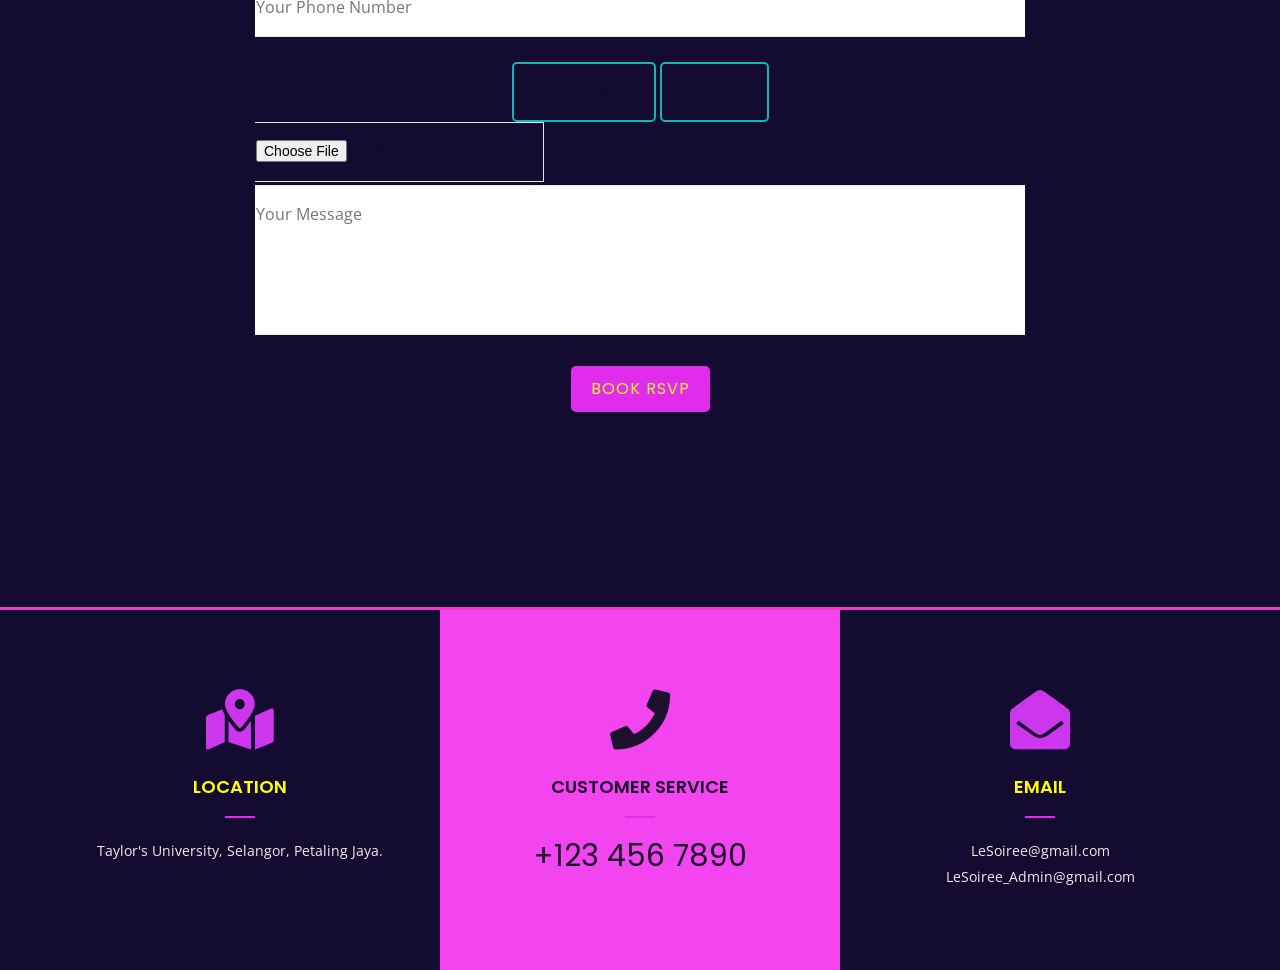
<file: index-8.html>
<!DOCTYPE html>
<html lang="en">

<head>
    <!-- ========== Meta Tags ========== -->
    <meta charset="utf-8">
    <meta http-equiv="X-UA-Compatible" content="IE=edge">
    <meta name="viewport" content="width=device-width, initial-scale=1">
    <meta name="description" content="MediHub - Medical & Health Template">

    <!-- ========== Page Title ========== -->
    <title>Le Soiree - Nightclubs around Klang Valley</title>

    <!-- ========== Favicon Icon ========== -->
    <link rel="shortcut icon" href="assets/img/favicon.png" type="image/x-icon">

    <!-- ========== Start Stylesheet ========== -->
    <link href="assets/css/bootstrap.min.css" rel="stylesheet" />
    <link href="assets/css/font-awesome.min.css" rel="stylesheet" />
    <link href="assets/css/flaticon-set.css" rel="stylesheet" />
    <link href="assets/css/elegant-icons.css" rel="stylesheet" />
    <link href="assets/css/magnific-popup.css" rel="stylesheet" />
    <link href="assets/css/owl.carousel.min.css" rel="stylesheet" />
    <link href="assets/css/owl.theme.default.min.css" rel="stylesheet" />
    <link href="assets/css/animate.css" rel="stylesheet" />
    <link href="assets/css/bootsnav.css" rel="stylesheet" />
    <link href="style.css" rel="stylesheet">
    <link href="assets/css/responsive.css" rel="stylesheet" />
    <link rel="stylesheet" href="https://cdnjs.cloudflare.com/ajax/libs/font-awesome/5.15.1/css/all.min.css">
    <!-- ========== End Stylesheet ========== -->

    <!-- HTML5 shim and Respond.js for IE8 support of HTML5 elements and media queries -->
    <!-- WARNING: Respond.js doesn't work if you view the page via file:// -->
    <!--[if lt IE 9]>
      <script src="assets/js/html5/html5shiv.min.js"></script>
      <script src="assets/js/html5/respond.min.js"></script>
    <![endif]-->

    <!-- ========== Google Fonts ========== -->
    <link href="https://fonts.googleapis.com/css?family=Open+Sans" rel="stylesheet">
    <link href="https://fonts.googleapis.com/css?family=Poppins:300,500,600,700,800" rel="stylesheet">
<style>
   /* Style for the star rating container */
   .rating {
            unicode-bidi: bidi-override;
            direction: rtl;
            text-align: left;
        }

        /* Style for the star icons */
        .rating > span {
            display: inline-block;
            position: relative;
            width: 1em;
        }

        /* Style for the empty star outline */
        .rating > span:before {
            content: "\2606";
            position: absolute;
            color: #ccc;
        }

        /* Style for the filled star */
        .rating > span:after {
            content: "\2605";
            position: absolute;
            color: gold;
            left: 0;
        }
        /* Style for the map marker icon */
        .map-marker {
            color: yellow;
        }

        /* Style for the text */
        .address-text {
            color: yellow;
        }
        /* Style for the envelope icon */
        .envelope-icon {
            color: yellow;
        }

        /* Style for the email address */
        .email-address {
            color: yellow;
        }
        /* Style for the phone icon */
        .phone-icon {
            color: yellow;
        }

        /* Style for the phone number */
        .phone-number {
            color: yellow;
        }
        h3 {
            color: yellow;
        }
        h4 {
            color: yellow;
        }
        /* Style for the plus and minus buttons */
        .quantity-button {
            display: inline-block;
            width: 30px;
            height: 30px;
            text-align: center;
            background-color: #f9f11f;
            color: rgb(4, 2, 2);
            font-size: 20px;
            cursor: pointer;
        }

        /* Style for the quantity input field */
        .quantity-input {
            width: 40px;
            text-align: center;
            font-size: 18px;
        }

        /* Style for text input fields */
        input[type="text"] {
            width: 100%;
            padding: 10px;
            margin: 5px 0;
            font-size: 16px;
        }

        /* Style for the textarea */
        textarea {
            width: 100%;
            padding: 10px;
            margin: 3px 0;
            font-size: 16px;
        }
        #book {
        background-color: rgb(225, 44, 238); /* Set the button background color to pink */
        border: none; /* Remove the button border */
        color: rgb(234, 241, 43); /* Text color */
        padding: 10px 20px; /* Padding around the text */
        font-size: 16px; /* Text size */
        cursor: pointer; /* Change cursor on hover */
         }

         /* Apply a hover effect */
        #book:hover {
        background-color: #ff66b2; /* Change background color on hover */
        }
       
</style>
</head>

<body>

    <div class="top-bar-area inline inc-border">
        <div class="container">
            <div class="row">
                <div class="col-md-8 address-info text-left">
                    <div class="info box">
                        <ul>
                            <li>
                                <i class="fas fa-map-marker-alt map-marker"></i>
                                <span class="address-text">California, TX 70240</span>
                            </li>
                            <li>
                                <i class="fas fa-envelope-open envelope-icon"></i>
                                <span class="email-address">Info@gmail.com</span>
                            </li>
                            <li>
                                <i class="fas fa-phone phone-icon"></i>
                                <span class="phone-number">+123 456 7890</span>
                            </li>
                        </ul>
                    </div>
                </div>
                <div class="col-md-4 social text-right">
                    <ul>
                        <li>
                            <a href="#"><i class="fab fa-facebook-f"></i></a>
                        </li>
                        <li>
                            <a href="#"><i class="fab fa-twitter"></i></a>
                        </li>
                        <li>
                            <a href="#"><i class="fab fa-dribbble"></i></a>
                        </li>
                        <li>
                            <a href="#"><i class="fab fa-pinterest"></i></a>
                        </li>
                        <li>
                            <a href="#"><i class="fab fa-google-plus-g"></i></a>
                        </li>
                    </ul>
                </div>
            </div>
        </div>
    </div>
    <!-- End Header Top -->

     <!-- Start Breadcrumb 
    ============================================= -->
    <div class="breadcrumb-area shadow dark bg-fixed text-light" style="background-image: url(assets/img/club3.jpg);">
        <div class="container">
            <div class="row">
                <div class="col-md-6">
                    <h1>RSVP</h1>
                </div>
                <div class="col-md-6 text-right">
                    <ul class="breadcrumb">
                        <li><a href="index-op.html"><i class="fas fa-home"></i> Home</a></li>
                        <li><a href="index-2.html">Bundle Discount</a></li>
                        <li><a href="about-2.html">Discover</a></li>
                        <li class="active">RSVP</li>
                    </ul>
                </div>
            </div>
        </div>
    </div>
    <!-- End Breadcrumb -->

    <!-- Start Appoinment
    ============================================= -->
    <div class="container" style="background-image: url(assets/img/club11.jpg);">
        <div class="container">
            <div class="row">
                <!-- Start Appoinment Form -->
                <div class="col-md-6 col-md-offset-6 appoinment">
                    <div class="appoinment-box">
                        <div class="appointment-schedule">
                            <ul>
                                <li>Sat - Tue <span>8:00 - 15:30</span></li>
                                <li>Wed - Fri <span>10:00 - 16:30</span></li>
                            </ul>
                        </div>
                        <div class="heading">
                            <h2>Night CLUBS RSVP</h2>
                        </div>
                        <form action="#">
                            <div class="row">
                                <div class="rating">
                                    <span>&#9733;</span>
                                    <span>&#9733;</span>
                                    <span>&#9733;</span>
                                    <span>&#9733;</span>
                                    <span>&#9733;</span>
                                    <h5>Available</h5>
                                </div>
                                <div class="col-md-12">
                                <a data-animation="animated slideInUp" class="btn btn-theme border btn-md" href="index-6.html">Payment</a>
                                </div>
                            </div>
                        </form>
                    </div>
                </div>
                <!-- End Appoinment Form -->
            </div>
        </div>
    </div>

    <!-- End Appoinment -->

    <!-- Start Contact Area
    ============================================= -->
    <div id="contact" class="contact-area bg-gray text-center default-padding">
        <div class="container">
            <div class="row">
                <div class="contact-items">
                    <div class="col-md-8 col-md-offset-2 contact-form">
                        <div class="site-heading text-center">
                            <h2>Fill <span>Up</span></h2>
                                                
    <div class="row">
    <div class="col-md-">
    <div class="form-group">
    <h4>Fill Up Your Personal Information</h4>
    <p>Number of People:</p>
    <div class="quantity-button" id="decrease">-</div>
    <input class="quantity-input" type="text" id="quantity" value="1">
    <div class="quantity-button" id="increase">+</div>

    
    <input type="text" id="first-name" placeholder="First Name">
    <input type="text" id="last-name" placeholder="Last Name">
    
    <select id="gender">
        <option value="male">Male</option>
        <option value="female">Female</option>
        <option value="other">Other</option>
    </select>

    <select id="time">
        <option value="1"> 8:00 - 15:30</option>
        <option value="2"> 10:00 - 16:30</option>
    </select>

    <select id="date">
        <option value="1"> 14 February 2024 </option>
        <option value="2"> 17 March 2024 </option>
    </select>
        
    <input type="text" id="email" placeholder="Your Email">
    
    <input type="text" id="phone" placeholder="Your Phone Number">
    
    <button id="payment-method" value="payment">Payment</button>

    <button id="camera-button">Cam</button>
  
    <input type="file" id="passport-upload" accept="image/*">

    <textarea id="message" placeholder="Your Message"></textarea>

    <br>
    <button id="book">Book RSVP</button>

    <script>
        // JavaScript to handle the plus and minus buttons
        document.getElementById('increase').addEventListener('click', function() {
            var quantityInput = document.getElementById('quantity');
            quantityInput.value = parseInt(quantityInput.value) + 1;
        });

        document.getElementById('decrease').addEventListener('click', function() {
            var quantityInput = document.getElementById('quantity');
            if (parseInt(quantityInput.value) > 1) {
                quantityInput.value = parseInt(quantityInput.value) - 1;
            }
        });

        // JavaScript to handle the RSVP booking
        document.getElementById('book').addEventListener('click', function() {
            var quantity = document.getElementById('quantity').value;
            var firstName = document.getElementById('first-name').value;
            var lastName = document.getElementById('last-name').value;
            var gender = document.getElementById('gender').value;
            var gender = document.getElementById('schedule').value;
            var email = document.getElementById('email').value;
            var phone = document.getElementById('phone').value;
            var paymentMethod = document.getElementById('payment-method').value;
            var message = document.getElementById('message').value;

            // Calculate total price based on quantity and payment method
            var pricePerPerson = 10; // Replace with actual price per person
            var totalPrice = (parseFloat(quantity) * pricePerPerson).toFixed(2);

            // Generate a payment receipt
            var paymentReceipt = "Payment Method: " + paymentMethod + "\n" +
                                 "Total Price: $" + totalPrice;

            // You can replace this with actual booking logic (e.g., sending data to a server)
            var confirmationMessage = "RSVP booked for " + quantity + " people.\n\n" +
                                     "First Name: " + firstName + "\n" +
                                     "Last Name: " + lastName + "\n" +
                                     "Gender: " + gender + "\n" +
                                     "Schedule: " + schedule + "\n" +
                                     "Email: " + email + "\n" +
                                     "Phone Number: " + phone + "\n" +
                                     "Message: " + message + "\n\n" +
                                     "Payment Details:\n" + paymentReceipt;
            alert(confirmationMessage);
        });
    </script>
                                    </div>
                                </div>
                            </div>
                        </div>
                    </div>
                </div>
            </div>
        </div>
    </div>
        </div>
             </div>
                 </div>
                    </div>
                        </div>
    <!-- End Contact Area -->

 <!-- Start Contact
    ============================================= -->
    <div class="top-entry-area bg-gray text-center">
        <div class="container">
            <div class="row">
                <div class="item-box">
                    <!-- Single Item -->
                    <div class="col-md-4 single-item">
                        <div class="item">
                            <i class="fas fa-map-marked-alt"></i>
                            <h4>Location</h4>
                            <p>
                                Taylor's University, Selangor, Petaling Jaya.
                            </p>
                        </div>
                    </div>
                    <!-- End Single Item -->
                    <!-- Single Item -->
                    <div class="col-md-4 single-item">
                        <div class="item">
                            <i class="fas fa-phone"></i>
                            <h4>Customer Service</h4>
                            <h2>+123 456 7890</h2>
                        </div>
                    </div>
                    <!-- End Single Item -->
                    <!-- Single Item -->
                    <div class="col-md-4 single-item">
                        <div class="item">
                            <i class="fas fa-envelope-open"></i>
                            <h4>Email</h4>
                            <p>
                                LeSoiree@gmail.com<br>LeSoiree_Admin@gmail.com
                            </p>
                        </div>
                    </div>
                    <!-- End Single Item -->
                </div>
            </div>
        </div>
       
    <!--Thank You-->

    <!-- jQuery Frameworks
    ============================================= -->
    <script src="assets/js/jquery-1.12.4.min.js"></script>
    <script src="assets/js/bootstrap.min.js"></script>
    <script src="assets/js/equal-height.min.js"></script>
    <script src="assets/js/jquery.appear.js"></script>
    <script src="assets/js/jquery.easing.min.js"></script>
    <script src="assets/js/jquery.magnific-popup.min.js"></script>
    <script src="assets/js/modernizr.custom.13711.js"></script>
    <script src="assets/js/owl.carousel.min.js"></script>
    <script src="assets/js/wow.min.js"></script>
    <script src="assets/js/isotope.pkgd.min.js"></script>
    <script src="assets/js/imagesloaded.pkgd.min.js"></script>
    <script src="assets/js/count-to.js"></script>
    <script src="assets/js/YTPlayer.min.js"></script>
    <script src="assets/js/jquery.nice-select.min.js"></script>
    <script src="assets/js/bootsnav.js"></script>
    <script src="assets/js/main.js"></script>

</body>
</html>
</file>
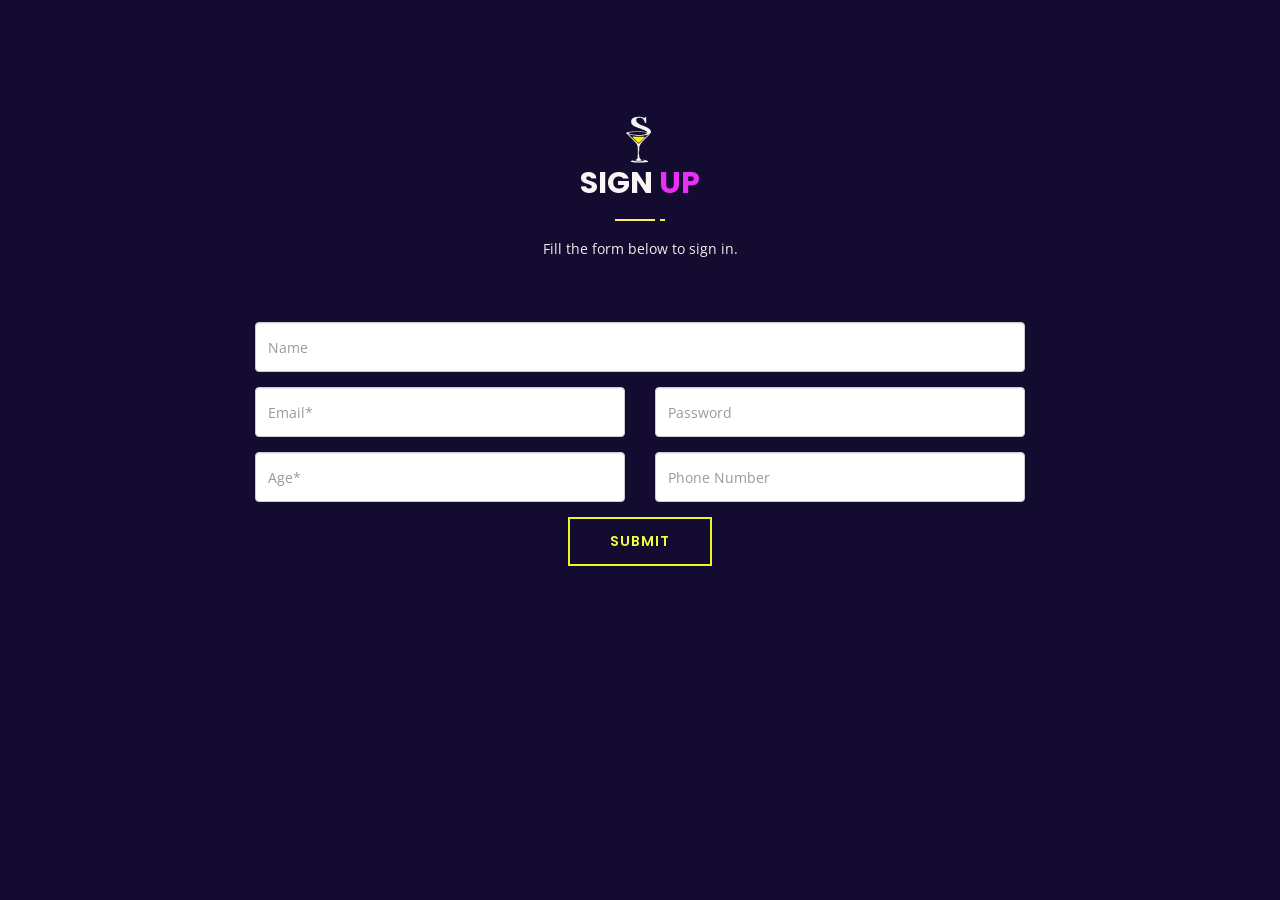
<file: index-op-3.html>
<!DOCTYPE html>
<html lang="en">

<head>
    <!-- ========== Meta Tags ========== -->
    <meta charset="utf-8">
    <meta http-equiv="X-UA-Compatible" content="IE=edge">
    <meta name="viewport" content="width=device-width, initial-scale=1">
    <meta name="description" content="MediHub - Medical & Health Template">

    <!-- ========== Page Title ========== -->
    <title>Le Soiree - Nightclubs around Klang Valley</title>

    <!-- ========== Favicon Icon ========== -->
    <link rel="shortcut icon" href="assets/img/favicon.png" type="image/x-icon">

    <!-- ========== Start Stylesheet ========== -->
    <link href="assets/css/bootstrap.min.css" rel="stylesheet" />
    <link href="assets/css/font-awesome.min.css" rel="stylesheet" />
    <link href="assets/css/flaticon-set.css" rel="stylesheet" />
    <link href="assets/css/elegant-icons.css" rel="stylesheet" />
    <link href="assets/css/magnific-popup.css" rel="stylesheet" />
    <link href="assets/css/owl.carousel.min.css" rel="stylesheet" />
    <link href="assets/css/owl.theme.default.min.css" rel="stylesheet" />
    <link href="assets/css/animate.css" rel="stylesheet" />
    <link href="assets/css/bootsnav.css" rel="stylesheet" />
    <link href="style.css" rel="stylesheet">
    <link href="assets/css/responsive.css" rel="stylesheet" />
    <!-- ========== End Stylesheet ========== -->

    <!-- HTML5 shim and Respond.js for IE8 support of HTML5 elements and media queries -->
    <!-- WARNING: Respond.js doesn't work if you view the page via file:// -->
    <!--[if lt IE 9]>
      <script src="assets/js/html5/html5shiv.min.js"></script>
      <script src="assets/js/html5/respond.min.js"></script>
    <![endif]-->

    <!-- ========== Google Fonts ========== -->
    <link href="https://fonts.googleapis.com/css?family=Open+Sans" rel="stylesheet">
    <link href="https://fonts.googleapis.com/css?family=Poppins:300,500,600,700,800" rel="stylesheet">
<style>
    .custom-svg {
        width: 50px;
        height: 50px;
        }
        .center {
    display: flex;
    justify-content: center;
    align-items: center;
    height: 100vh; /* Optional: This sets the height to the full viewport height */
  }
</style>

</head>
<body>

    <!-- Start Sign Up
    ============================================= -->
    <div id="services" class="services-area inc-icon bg-gray carousel-shadow default-padding">
        <div class="container">
            <div class="row">
                <div class="col-md-8 col-md-offset-2">
                    <div class="site-heading text-center">
                        <img src="assets/img/4ae6ba6cb907f03e90de84f3a50c7cc1.svg" class="custom-svg">
                        <br>
                        <h2>Sign <span>Up</span></h2>
                            <p>
                                Fill the form below to sign in.
                            </p>
                        </div>
                        <form action="assets/mail/contact.php" method="POST" class="contact-form">
                            <div class="col-md-12">
                                <div class="row">
                                    <div class="form-group">
                                        <input class="form-control" id="name" name="name" placeholder="Name" type="text">
                                        <span class="alert-error"></span>
                                    </div>
                                </div>
                            </div>
                            <div class="row">
                                <div class="col-md-6">
                                    <div class="form-group">
                                        <input class="form-control" id="email" name="email" placeholder="Email*" type="email">
                                        <span class="alert-error"></span>
                                    </div>
                                </div>
                                <div class="col-md-6">
                                    <div class="form-group">
                                        <input class="form-control" id="phone" name="phone" placeholder="Password" type="text">
                                        <span class="alert-error"></span>
                                    </div>
                                </div>
                            </div>
                            <div class="row">
                                <div class="col-md-6">
                                    <div class="form-group">
                                        <input class="form-control" id="email" name="email" placeholder="Age*" type="email">
                                        <span class="alert-error"></span>
                                    </div>
                                </div>
                                <div class="col-md-6">
                                    <div class="form-group">
                                        <input class="form-control" id="phone" name="phone" placeholder="Phone Number" type="text">
                                        <span class="alert-error"></span>
                                    </div>
                                </div>
                            </div>
                            
                             </div>
                            <div class="col-md-12">
                                <div class="row">
                                <div style="text-align: center;">
                                <a data-animation="animated slideInUp" class="btn btn-theme border btn-md" href="index-op-4 copy.html">Submit</a>
                                </div>
                            </div>
                        </div>
                            <!-- Alert Message -->
                            <div class="col-md-12 alert-notification">
                                <div id="message" class="alert-msg"></div>
                            </div>
                        </form>
                    </div>
                </div>
            </div>
        </div>
    </div>
    <!-- End Sign Up-->

    <!-- jQuery Frameworks
    ============================================= -->
    <script src="assets/js/jquery-1.12.4.min.js"></script>
    <script src="assets/js/bootstrap.min.js"></script>
    <script src="assets/js/equal-height.min.js"></script>
    <script src="assets/js/jquery.appear.js"></script>
    <script src="assets/js/jquery.easing.min.js"></script>
    <script src="assets/js/jquery.magnific-popup.min.js"></script>
    <script src="assets/js/modernizr.custom.13711.js"></script>
    <script src="assets/js/owl.carousel.min.js"></script>
    <script src="assets/js/wow.min.js"></script>
    <script src="assets/js/isotope.pkgd.min.js"></script>
    <script src="assets/js/imagesloaded.pkgd.min.js"></script>
    <script src="assets/js/count-to.js"></script>
    <script src="assets/js/YTPlayer.min.js"></script>
    <script src="assets/js/jquery.nice-select.min.js"></script>
    <script src="assets/js/bootsnav.js"></script>
    <script src="assets/js/main.js"></script>

</body>
</html>
</file>
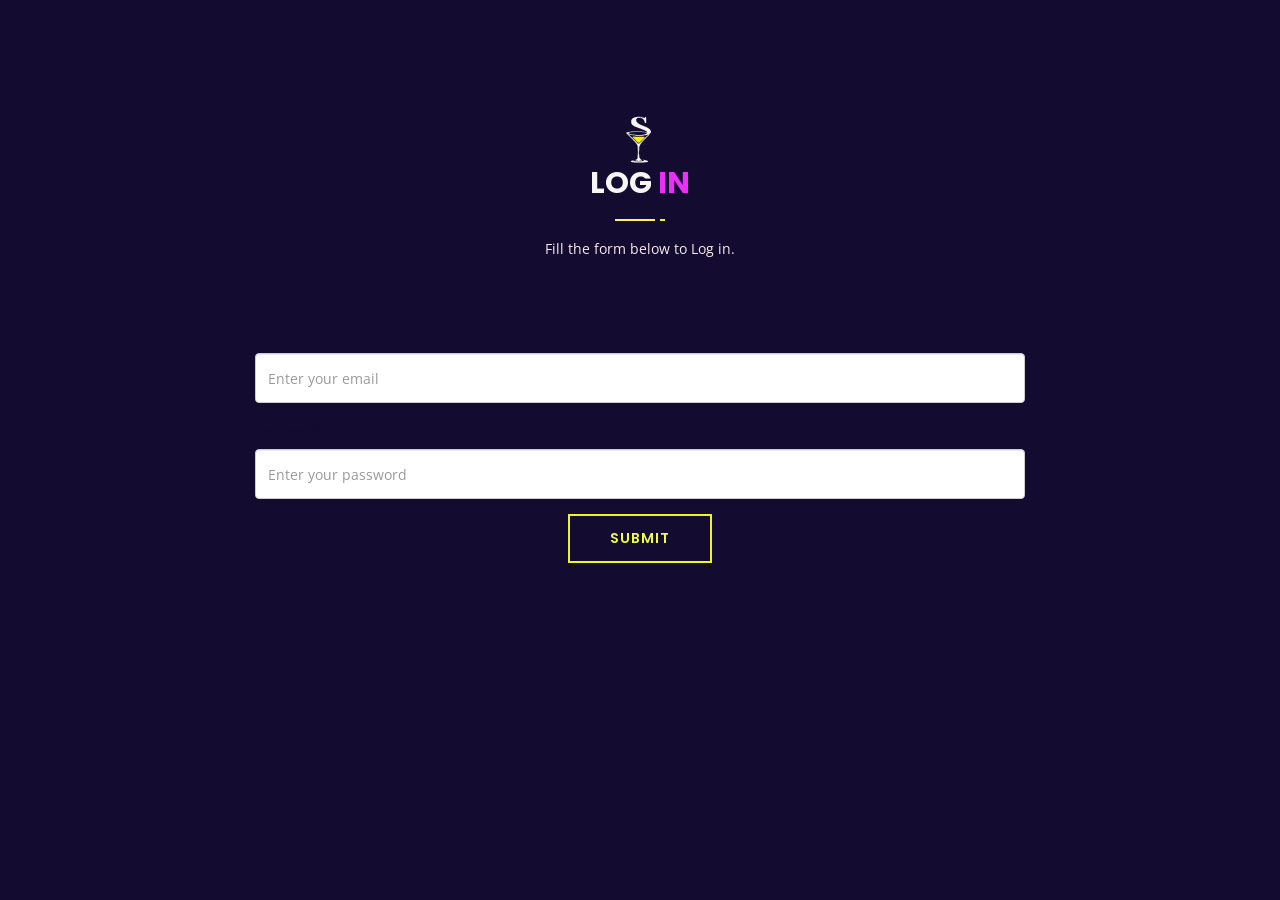
<file: index-op-4.html>
<!DOCTYPE html>
<html lang="en">

<head>
    <!-- ========== Meta Tags ========== -->
    <meta charset="utf-8">
    <meta http-equiv="X-UA-Compatible" content="IE=edge">
    <meta name="viewport" content="width=device-width, initial-scale=1">
    <meta name="description" content="MediHub - Medical & Health Template">

    <!-- ========== Page Title ========== -->
    <title>MediHub - Medical & Health Template</title>

    <!-- ========== Favicon Icon ========== -->
    <link rel="shortcut icon" href="assets/img/favicon.png" type="image/x-icon">

    <!-- ========== Start Stylesheet ========== -->
    <link href="assets/css/bootstrap.min.css" rel="stylesheet" />
    <link href="assets/css/font-awesome.min.css" rel="stylesheet" />
    <link href="assets/css/flaticon-set.css" rel="stylesheet" />
    <link href="assets/css/elegant-icons.css" rel="stylesheet" />
    <link href="assets/css/magnific-popup.css" rel="stylesheet" />
    <link href="assets/css/owl.carousel.min.css" rel="stylesheet" />
    <link href="assets/css/owl.theme.default.min.css" rel="stylesheet" />
    <link href="assets/css/animate.css" rel="stylesheet" />
    <link href="assets/css/bootsnav.css" rel="stylesheet" />
    <link href="style.css" rel="stylesheet">
    <link href="assets/css/responsive.css" rel="stylesheet" />
    <!-- ========== End Stylesheet ========== -->

    <!-- HTML5 shim and Respond.js for IE8 support of HTML5 elements and media queries -->
    <!-- WARNING: Respond.js doesn't work if you view the page via file:// -->
    <!--[if lt IE 9]>
      <script src="assets/js/html5/html5shiv.min.js"></script>
      <script src="assets/js/html5/respond.min.js"></script>
    <![endif]-->

    <!-- ========== Google Fonts ========== -->
    <link href="https://fonts.googleapis.com/css?family=Open+Sans" rel="stylesheet">
    <link href="https://fonts.googleapis.com/css?family=Poppins:300,500,600,700,800" rel="stylesheet">
    <style>
        .custom-svg {
            width: 50px;
            height: 50px;
            }
            .center {
        display: flex;
        justify-content: center;
        align-items: center;
        height: 100vh; /* Optional: This sets the height to the full viewport height */
      }
    </style>
</head>

<body>

    <!-- Header 
    ============================================= -->
    <header id="home">

         <!-- Start Sign Up
    ============================================= -->
    <div id="services" class="services-area inc-icon bg-gray carousel-shadow default-padding">
        <div class="container">
            <div class="row">
                <div class="col-md-8 col-md-offset-2">
                    <div class="site-heading text-center">
                        <img src="assets/img/4ae6ba6cb907f03e90de84f3a50c7cc1.svg" class="custom-svg">
                        <br>
                        <h2>Log <span>In</span></h2>
                            <p>
                                Fill the form below to Log in.
                            </p>
                        </div>
                        <div class="row">
                            <div class="col-md-12">
                                <div class="form-group">
                                    <label for="email">Email*</label>
                                    <input class="form-control" id="email" name="email" placeholder="Enter your email" type="email">
                                    <span class="alert-error"></span>
                                </div>
                            </div>
                        </div>
                        
                        <div class="row">
                            <div class="col-md-12">
                                <div class="form-group">
                                    <label for="phone">Password</label>
                                    <input class="form-control" id="phone" name="phone" placeholder="Enter your password" type="password">
                                    <span class="alert-error"></span>
                                </div>
                            </div>
                        </div>
                        <div class="col-md-12">
                            <div class="row">
                            <div style="text-align: center;">
                            <a data-animation="animated slideInUp" class="btn btn-theme border btn-md" href="index-op.html">Submit</a>
                            </div>
                        </div>
                    </div>
                        <!-- Alert Message -->
                        <div class="col-md-12 alert-notification">
                            <div id="message" class="alert-msg"></div>
                        </div>
                        </form>
                    </div>
                </div>
            </div>
        </div>
    </div>
    <!-- End Sign Up-->

    <!-- jQuery Frameworks
    ============================================= -->
    <script src="assets/js/jquery-1.12.4.min.js"></script>
    <script src="assets/js/bootstrap.min.js"></script>
    <script src="assets/js/equal-height.min.js"></script>
    <script src="assets/js/jquery.appear.js"></script>
    <script src="assets/js/jquery.easing.min.js"></script>
    <script src="assets/js/jquery.magnific-popup.min.js"></script>
    <script src="assets/js/modernizr.custom.13711.js"></script>
    <script src="assets/js/owl.carousel.min.js"></script>
    <script src="assets/js/wow.min.js"></script>
    <script src="assets/js/isotope.pkgd.min.js"></script>
    <script src="assets/js/imagesloaded.pkgd.min.js"></script>
    <script src="assets/js/count-to.js"></script>
    <script src="assets/js/YTPlayer.min.js"></script>
    <script src="assets/js/jquery.nice-select.min.js"></script>
    <script src="assets/js/bootsnav.js"></script>
    <script src="assets/js/main.js"></script>

</body>
</html>
</file>
<file: assets/css/flaticon-set.css>
/*
    Flaticon icon font: Flaticon
    Creation date: 08/09/2018 00:19
    */

@font-face {
  font-family: "Flaticon";
  src: url("../fonts/Flaticon.eot");
  src: url("../fonts/Flaticon.eot?#iefix") format("embedded-opentype"),
       url("../fonts/Flaticon.woff") format("woff"),
       url("../fonts/Flaticon.ttf") format("truetype"),
       url("../fonts/Flaticon.svg#Flaticon") format("svg");
  font-weight: normal;
  font-style: normal;
}

@media screen and (-webkit-min-device-pixel-ratio:0) {
  @font-face {
    font-family: "Flaticon";
    src: url("./Flaticon.svg#Flaticon") format("svg");
  }
}

[class^="flaticon-"]:before, [class*=" flaticon-"]:before,
[class^="flaticon-"]:after, [class*=" flaticon-"]:after {   
  font-family: Flaticon;
  speak: none;
  font-style: normal;
  font-weight: normal;
  font-variant: normal;
  text-transform: none;
  line-height: 1;

  /* Better Font Rendering =========== */
  -webkit-font-smoothing: antialiased;
  -moz-osx-font-smoothing: grayscale;
}

.flaticon-bad:before { content: "\f100"; }
.flaticon-anesthesia:before { content: "\f101"; }
.flaticon-dental:before { content: "\f102"; }
.flaticon-avatar:before { content: "\f103"; }
.flaticon-bottle:before { content: "\f104"; }
.flaticon-neurology:before { content: "\f105"; }
.flaticon-thinking:before { content: "\f106"; }
.flaticon-first-aid-kit:before { content: "\f107"; }
.flaticon-doctor:before { content: "\f108"; }
.flaticon-health:before { content: "\f109"; }
.flaticon-medicine:before { content: "\f10a"; }
.flaticon-medical:before { content: "\f10b"; }
.flaticon-department:before { content: "\f10c"; }
.flaticon-department-1:before { content: "\f10d"; }
.flaticon-24-hours:before { content: "\f10e"; }
.flaticon-blood-sample:before { content: "\f10f"; }
.flaticon-pharmacy:before { content: "\f110"; }
.flaticon-anatomy:before { content: "\f111"; }
.flaticon-beauty:before { content: "\f112"; }
.flaticon-ribbon:before { content: "\f113"; }
.flaticon-cancer:before { content: "\f114"; }
.flaticon-lung-cancer:before { content: "\f115"; }
.flaticon-maternity:before { content: "\f116"; }
.flaticon-patient:before { content: "\f117"; }
.flaticon-pharmacy-1:before { content: "\f118"; }
.flaticon-recovered:before { content: "\f119"; }
.flaticon-nurse:before { content: "\f11a"; }
.flaticon-ambulance:before { content: "\f11b"; }
.flaticon-ambulance-1:before { content: "\f11c"; }
.flaticon-checkup:before { content: "\f11d"; }
.flaticon-doctor-1:before { content: "\f11e"; }
.flaticon-ultrasound:before { content: "\f11f"; }
.flaticon-surgery:before { content: "\f120"; }
.flaticon-tooth:before { content: "\f121"; }
.flaticon-computer:before { content: "\f122"; }
.flaticon-body-scan:before { content: "\f123"; }
</file>
<file: assets/css/elegant-icons.css>
@font-face {
	font-family: 'ElegantIcons';
	src:url('../fonts/ElegantIcons.eot');
	src:url('../fonts/ElegantIcons.eot?#iefix') format('embedded-opentype'),
		url('../fonts/ElegantIcons.woff') format('woff'),
		url('../fonts/ElegantIcons.ttf') format('truetype'),
		url('../fonts/ElegantIcons.svg#ElegantIcons') format('svg');
	font-weight: normal;
	font-style: normal;
}

@media screen and (-webkit-min-device-pixel-ratio:0) {
  @font-face {
    font-family: "ElegantIcons";
    src: url("./ElegantIcons.svg#ElegantIcons") format("svg");
  }
}

/* Use the following CSS code if you want to use data attributes for inserting your icons */
[data-icon]:before {
	font-family: 'ElegantIcons';
	content: attr(data-icon);
	speak: none;
	font-weight: normal;
	font-variant: normal;
	text-transform: none;
	line-height: 1;
	-webkit-font-smoothing: antialiased;
	-moz-osx-font-smoothing: grayscale;
}

/* Use the following CSS code if you want to have a class per icon */
/*
Instead of a list of all class selectors,
you can use the generic selector below, but it's slower:
[class*="your-class-prefix"] {
*/

.arrow_up, .arrow_down, .arrow_left, .arrow_right, .arrow_left-up, .arrow_right-up, .arrow_right-down, .arrow_left-down, .arrow-up-down, .arrow_up-down_alt, .arrow_left-right_alt, .arrow_left-right, .arrow_expand_alt2, .arrow_expand_alt, .arrow_condense, .arrow_expand, .arrow_move, .arrow_carrot-up, .arrow_carrot-down, .arrow_carrot-left, .arrow_carrot-right, .arrow_carrot-2up, .arrow_carrot-2down, .arrow_carrot-2left, .arrow_carrot-2right, .arrow_carrot-up_alt2, .arrow_carrot-down_alt2, .arrow_carrot-left_alt2, .arrow_carrot-right_alt2, .arrow_carrot-2up_alt2, .arrow_carrot-2down_alt2, .arrow_carrot-2left_alt2, .arrow_carrot-2right_alt2, .arrow_triangle-up, .arrow_triangle-down, .arrow_triangle-left, .arrow_triangle-right, .arrow_triangle-up_alt2, .arrow_triangle-down_alt2, .arrow_triangle-left_alt2, .arrow_triangle-right_alt2, .arrow_back, .icon_minus-06, .icon_plus, .icon_close, .icon_check, .icon_minus_alt2, .icon_plus_alt2, .icon_close_alt2, .icon_check_alt2, .icon_zoom-out_alt, .icon_zoom-in_alt, .icon_search, .icon_box-empty, .icon_box-selected, .icon_minus-box, .icon_plus-box, .icon_box-checked, .icon_circle-empty, .icon_circle-slelected, .icon_stop_alt2, .icon_stop, .icon_pause_alt2, .icon_pause, .icon_menu, .icon_menu-square_alt2, .icon_menu-circle_alt2, .icon_ul, .icon_ol, .icon_adjust-horiz, .icon_adjust-vert, .icon_document_alt, .icon_documents_alt, .icon_pencil, .icon_pencil-edit_alt, .icon_pencil-edit, .icon_folder-alt, .icon_folder-open_alt, .icon_folder-add_alt, .icon_info_alt, .icon_error-oct_alt, .icon_error-circle_alt, .icon_error-triangle_alt, .icon_question_alt2, .icon_question, .icon_comment_alt, .icon_chat_alt, .icon_vol-mute_alt, .icon_volume-low_alt, .icon_volume-high_alt, .icon_quotations, .icon_quotations_alt2, .icon_clock_alt, .icon_lock_alt, .icon_lock-open_alt, .icon_key_alt, .icon_cloud_alt, .icon_cloud-upload_alt, .icon_cloud-download_alt, .icon_image, .icon_images, .icon_lightbulb_alt, .icon_gift_alt, .icon_house_alt, .icon_genius, .icon_mobile, .icon_tablet, .icon_laptop, .icon_desktop, .icon_camera_alt, .icon_mail_alt, .icon_cone_alt, .icon_ribbon_alt, .icon_bag_alt, .icon_creditcard, .icon_cart_alt, .icon_paperclip, .icon_tag_alt, .icon_tags_alt, .icon_trash_alt, .icon_cursor_alt, .icon_mic_alt, .icon_compass_alt, .icon_pin_alt, .icon_pushpin_alt, .icon_map_alt, .icon_drawer_alt, .icon_toolbox_alt, .icon_book_alt, .icon_calendar, .icon_film, .icon_table, .icon_contacts_alt, .icon_headphones, .icon_lifesaver, .icon_piechart, .icon_refresh, .icon_link_alt, .icon_link, .icon_loading, .icon_blocked, .icon_archive_alt, .icon_heart_alt, .icon_star_alt, .icon_star-half_alt, .icon_star, .icon_star-half, .icon_tools, .icon_tool, .icon_cog, .icon_cogs, .arrow_up_alt, .arrow_down_alt, .arrow_left_alt, .arrow_right_alt, .arrow_left-up_alt, .arrow_right-up_alt, .arrow_right-down_alt, .arrow_left-down_alt, .arrow_condense_alt, .arrow_expand_alt3, .arrow_carrot_up_alt, .arrow_carrot-down_alt, .arrow_carrot-left_alt, .arrow_carrot-right_alt, .arrow_carrot-2up_alt, .arrow_carrot-2dwnn_alt, .arrow_carrot-2left_alt, .arrow_carrot-2right_alt, .arrow_triangle-up_alt, .arrow_triangle-down_alt, .arrow_triangle-left_alt, .arrow_triangle-right_alt, .icon_minus_alt, .icon_plus_alt, .icon_close_alt, .icon_check_alt, .icon_zoom-out, .icon_zoom-in, .icon_stop_alt, .icon_menu-square_alt, .icon_menu-circle_alt, .icon_document, .icon_documents, .icon_pencil_alt, .icon_folder, .icon_folder-open, .icon_folder-add, .icon_folder_upload, .icon_folder_download, .icon_info, .icon_error-circle, .icon_error-oct, .icon_error-triangle, .icon_question_alt, .icon_comment, .icon_chat, .icon_vol-mute, .icon_volume-low, .icon_volume-high, .icon_quotations_alt, .icon_clock, .icon_lock, .icon_lock-open, .icon_key, .icon_cloud, .icon_cloud-upload, .icon_cloud-download, .icon_lightbulb, .icon_gift, .icon_house, .icon_camera, .icon_mail, .icon_cone, .icon_ribbon, .icon_bag, .icon_cart, .icon_tag, .icon_tags, .icon_trash, .icon_cursor, .icon_mic, .icon_compass, .icon_pin, .icon_pushpin, .icon_map, .icon_drawer, .icon_toolbox, .icon_book, .icon_contacts, .icon_archive, .icon_heart, .icon_profile, .icon_group, .icon_grid-2x2, .icon_grid-3x3, .icon_music, .icon_pause_alt, .icon_phone, .icon_upload, .icon_download, .social_facebook, .social_twitter, .social_pinterest, .social_googleplus, .social_tumblr, .social_tumbleupon, .social_wordpress, .social_instagram, .social_dribbble, .social_vimeo, .social_linkedin, .social_rss, .social_deviantart, .social_share, .social_myspace, .social_skype, .social_youtube, .social_picassa, .social_googledrive, .social_flickr, .social_blogger, .social_spotify, .social_delicious, .social_facebook_circle, .social_twitter_circle, .social_pinterest_circle, .social_googleplus_circle, .social_tumblr_circle, .social_stumbleupon_circle, .social_wordpress_circle, .social_instagram_circle, .social_dribbble_circle, .social_vimeo_circle, .social_linkedin_circle, .social_rss_circle, .social_deviantart_circle, .social_share_circle, .social_myspace_circle, .social_skype_circle, .social_youtube_circle, .social_picassa_circle, .social_googledrive_alt2, .social_flickr_circle, .social_blogger_circle, .social_spotify_circle, .social_delicious_circle, .social_facebook_square, .social_twitter_square, .social_pinterest_square, .social_googleplus_square, .social_tumblr_square, .social_stumbleupon_square, .social_wordpress_square, .social_instagram_square, .social_dribbble_square, .social_vimeo_square, .social_linkedin_square, .social_rss_square, .social_deviantart_square, .social_share_square, .social_myspace_square, .social_skype_square, .social_youtube_square, .social_picassa_square, .social_googledrive_square, .social_flickr_square, .social_blogger_square, .social_spotify_square, .social_delicious_square, .icon_printer, .icon_calulator, .icon_building, .icon_floppy, .icon_drive, .icon_search-2, .icon_id, .icon_id-2, .icon_puzzle, .icon_like, .icon_dislike, .icon_mug, .icon_currency, .icon_wallet, .icon_pens, .icon_easel, .icon_flowchart, .icon_datareport, .icon_briefcase, .icon_shield, .icon_percent, .icon_globe, .icon_globe-2, .icon_target, .icon_hourglass, .icon_balance, .icon_rook, .icon_printer-alt, .icon_calculator_alt, .icon_building_alt, .icon_floppy_alt, .icon_drive_alt, .icon_search_alt, .icon_id_alt, .icon_id-2_alt, .icon_puzzle_alt, .icon_like_alt, .icon_dislike_alt, .icon_mug_alt, .icon_currency_alt, .icon_wallet_alt, .icon_pens_alt, .icon_easel_alt, .icon_flowchart_alt, .icon_datareport_alt, .icon_briefcase_alt, .icon_shield_alt, .icon_percent_alt, .icon_globe_alt, .icon_clipboard {
	font-family: 'ElegantIcons';
	speak: none;
	font-style: normal;
	font-weight: normal;
	font-variant: normal;
	text-transform: none;
	line-height: 1;
	-webkit-font-smoothing: antialiased;
}
.arrow_up:before {
	content: "\21";
}
.arrow_down:before {
	content: "\22";
}
.arrow_left:before {
	content: "\23";
}
.arrow_right:before {
	content: "\24";
}
.arrow_left-up:before {
	content: "\25";
}
.arrow_right-up:before {
	content: "\26";
}
.arrow_right-down:before {
	content: "\27";
}
.arrow_left-down:before {
	content: "\28";
}
.arrow-up-down:before {
	content: "\29";
}
.arrow_up-down_alt:before {
	content: "\2a";
}
.arrow_left-right_alt:before {
	content: "\2b";
}
.arrow_left-right:before {
	content: "\2c";
}
.arrow_expand_alt2:before {
	content: "\2d";
}
.arrow_expand_alt:before {
	content: "\2e";
}
.arrow_condense:before {
	content: "\2f";
}
.arrow_expand:before {
	content: "\30";
}
.arrow_move:before {
	content: "\31";
}
.arrow_carrot-up:before {
	content: "\32";
}
.arrow_carrot-down:before {
	content: "\33";
}
.arrow_carrot-left:before {
	content: "\34";
}
.arrow_carrot-right:before {
	content: "\35";
}
.arrow_carrot-2up:before {
	content: "\36";
}
.arrow_carrot-2down:before {
	content: "\37";
}
.arrow_carrot-2left:before {
	content: "\38";
}
.arrow_carrot-2right:before {
	content: "\39";
}
.arrow_carrot-up_alt2:before {
	content: "\3a";
}
.arrow_carrot-down_alt2:before {
	content: "\3b";
}
.arrow_carrot-left_alt2:before {
	content: "\3c";
}
.arrow_carrot-right_alt2:before {
	content: "\3d";
}
.arrow_carrot-2up_alt2:before {
	content: "\3e";
}
.arrow_carrot-2down_alt2:before {
	content: "\3f";
}
.arrow_carrot-2left_alt2:before {
	content: "\40";
}
.arrow_carrot-2right_alt2:before {
	content: "\41";
}
.arrow_triangle-up:before {
	content: "\42";
}
.arrow_triangle-down:before {
	content: "\43";
}
.arrow_triangle-left:before {
	content: "\44";
}
.arrow_triangle-right:before {
	content: "\45";
}
.arrow_triangle-up_alt2:before {
	content: "\46";
}
.arrow_triangle-down_alt2:before {
	content: "\47";
}
.arrow_triangle-left_alt2:before {
	content: "\48";
}
.arrow_triangle-right_alt2:before {
	content: "\49";
}
.arrow_back:before {
	content: "\4a";
}
.icon_minus-06:before {
	content: "\4b";
}
.icon_plus:before {
	content: "\4c";
}
.icon_close:before {
	content: "\4d";
}
.icon_check:before {
	content: "\4e";
}
.icon_minus_alt2:before {
	content: "\4f";
}
.icon_plus_alt2:before {
	content: "\50";
}
.icon_close_alt2:before {
	content: "\51";
}
.icon_check_alt2:before {
	content: "\52";
}
.icon_zoom-out_alt:before {
	content: "\53";
}
.icon_zoom-in_alt:before {
	content: "\54";
}
.icon_search:before {
	content: "\55";
}
.icon_box-empty:before {
	content: "\56";
}
.icon_box-selected:before {
	content: "\57";
}
.icon_minus-box:before {
	content: "\58";
}
.icon_plus-box:before {
	content: "\59";
}
.icon_box-checked:before {
	content: "\5a";
}
.icon_circle-empty:before {
	content: "\5b";
}
.icon_circle-slelected:before {
	content: "\5c";
}
.icon_stop_alt2:before {
	content: "\5d";
}
.icon_stop:before {
	content: "\5e";
}
.icon_pause_alt2:before {
	content: "\5f";
}
.icon_pause:before {
	content: "\60";
}
.icon_menu:before {
	content: "\61";
}
.icon_menu-square_alt2:before {
	content: "\62";
}
.icon_menu-circle_alt2:before {
	content: "\63";
}
.icon_ul:before {
	content: "\64";
}
.icon_ol:before {
	content: "\65";
}
.icon_adjust-horiz:before {
	content: "\66";
}
.icon_adjust-vert:before {
	content: "\67";
}
.icon_document_alt:before {
	content: "\68";
}
.icon_documents_alt:before {
	content: "\69";
}
.icon_pencil:before {
	content: "\6a";
}
.icon_pencil-edit_alt:before {
	content: "\6b";
}
.icon_pencil-edit:before {
	content: "\6c";
}
.icon_folder-alt:before {
	content: "\6d";
}
.icon_folder-open_alt:before {
	content: "\6e";
}
.icon_folder-add_alt:before {
	content: "\6f";
}
.icon_info_alt:before {
	content: "\70";
}
.icon_error-oct_alt:before {
	content: "\71";
}
.icon_error-circle_alt:before {
	content: "\72";
}
.icon_error-triangle_alt:before {
	content: "\73";
}
.icon_question_alt2:before {
	content: "\74";
}
.icon_question:before {
	content: "\75";
}
.icon_comment_alt:before {
	content: "\76";
}
.icon_chat_alt:before {
	content: "\77";
}
.icon_vol-mute_alt:before {
	content: "\78";
}
.icon_volume-low_alt:before {
	content: "\79";
}
.icon_volume-high_alt:before {
	content: "\7a";
}
.icon_quotations:before {
	content: "\7b";
}
.icon_quotations_alt2:before {
	content: "\7c";
}
.icon_clock_alt:before {
	content: "\7d";
}
.icon_lock_alt:before {
	content: "\7e";
}
.icon_lock-open_alt:before {
	content: "\e000";
}
.icon_key_alt:before {
	content: "\e001";
}
.icon_cloud_alt:before {
	content: "\e002";
}
.icon_cloud-upload_alt:before {
	content: "\e003";
}
.icon_cloud-download_alt:before {
	content: "\e004";
}
.icon_image:before {
	content: "\e005";
}
.icon_images:before {
	content: "\e006";
}
.icon_lightbulb_alt:before {
	content: "\e007";
}
.icon_gift_alt:before {
	content: "\e008";
}
.icon_house_alt:before {
	content: "\e009";
}
.icon_genius:before {
	content: "\e00a";
}
.icon_mobile:before {
	content: "\e00b";
}
.icon_tablet:before {
	content: "\e00c";
}
.icon_laptop:before {
	content: "\e00d";
}
.icon_desktop:before {
	content: "\e00e";
}
.icon_camera_alt:before {
	content: "\e00f";
}
.icon_mail_alt:before {
	content: "\e010";
}
.icon_cone_alt:before {
	content: "\e011";
}
.icon_ribbon_alt:before {
	content: "\e012";
}
.icon_bag_alt:before {
	content: "\e013";
}
.icon_creditcard:before {
	content: "\e014";
}
.icon_cart_alt:before {
	content: "\e015";
}
.icon_paperclip:before {
	content: "\e016";
}
.icon_tag_alt:before {
	content: "\e017";
}
.icon_tags_alt:before {
	content: "\e018";
}
.icon_trash_alt:before {
	content: "\e019";
}
.icon_cursor_alt:before {
	content: "\e01a";
}
.icon_mic_alt:before {
	content: "\e01b";
}
.icon_compass_alt:before {
	content: "\e01c";
}
.icon_pin_alt:before {
	content: "\e01d";
}
.icon_pushpin_alt:before {
	content: "\e01e";
}
.icon_map_alt:before {
	content: "\e01f";
}
.icon_drawer_alt:before {
	content: "\e020";
}
.icon_toolbox_alt:before {
	content: "\e021";
}
.icon_book_alt:before {
	content: "\e022";
}
.icon_calendar:before {
	content: "\e023";
}
.icon_film:before {
	content: "\e024";
}
.icon_table:before {
	content: "\e025";
}
.icon_contacts_alt:before {
	content: "\e026";
}
.icon_headphones:before {
	content: "\e027";
}
.icon_lifesaver:before {
	content: "\e028";
}
.icon_piechart:before {
	content: "\e029";
}
.icon_refresh:before {
	content: "\e02a";
}
.icon_link_alt:before {
	content: "\e02b";
}
.icon_link:before {
	content: "\e02c";
}
.icon_loading:before {
	content: "\e02d";
}
.icon_blocked:before {
	content: "\e02e";
}
.icon_archive_alt:before {
	content: "\e02f";
}
.icon_heart_alt:before {
	content: "\e030";
}
.icon_star_alt:before {
	content: "\e031";
}
.icon_star-half_alt:before {
	content: "\e032";
}
.icon_star:before {
	content: "\e033";
}
.icon_star-half:before {
	content: "\e034";
}
.icon_tools:before {
	content: "\e035";
}
.icon_tool:before {
	content: "\e036";
}
.icon_cog:before {
	content: "\e037";
}
.icon_cogs:before {
	content: "\e038";
}
.arrow_up_alt:before {
	content: "\e039";
}
.arrow_down_alt:before {
	content: "\e03a";
}
.arrow_left_alt:before {
	content: "\e03b";
}
.arrow_right_alt:before {
	content: "\e03c";
}
.arrow_left-up_alt:before {
	content: "\e03d";
}
.arrow_right-up_alt:before {
	content: "\e03e";
}
.arrow_right-down_alt:before {
	content: "\e03f";
}
.arrow_left-down_alt:before {
	content: "\e040";
}
.arrow_condense_alt:before {
	content: "\e041";
}
.arrow_expand_alt3:before {
	content: "\e042";
}
.arrow_carrot_up_alt:before {
	content: "\e043";
}
.arrow_carrot-down_alt:before {
	content: "\e044";
}
.arrow_carrot-left_alt:before {
	content: "\e045";
}
.arrow_carrot-right_alt:before {
	content: "\e046";
}
.arrow_carrot-2up_alt:before {
	content: "\e047";
}
.arrow_carrot-2dwnn_alt:before {
	content: "\e048";
}
.arrow_carrot-2left_alt:before {
	content: "\e049";
}
.arrow_carrot-2right_alt:before {
	content: "\e04a";
}
.arrow_triangle-up_alt:before {
	content: "\e04b";
}
.arrow_triangle-down_alt:before {
	content: "\e04c";
}
.arrow_triangle-left_alt:before {
	content: "\e04d";
}
.arrow_triangle-right_alt:before {
	content: "\e04e";
}
.icon_minus_alt:before {
	content: "\e04f";
}
.icon_plus_alt:before {
	content: "\e050";
}
.icon_close_alt:before {
	content: "\e051";
}
.icon_check_alt:before {
	content: "\e052";
}
.icon_zoom-out:before {
	content: "\e053";
}
.icon_zoom-in:before {
	content: "\e054";
}
.icon_stop_alt:before {
	content: "\e055";
}
.icon_menu-square_alt:before {
	content: "\e056";
}
.icon_menu-circle_alt:before {
	content: "\e057";
}
.icon_document:before {
	content: "\e058";
}
.icon_documents:before {
	content: "\e059";
}
.icon_pencil_alt:before {
	content: "\e05a";
}
.icon_folder:before {
	content: "\e05b";
}
.icon_folder-open:before {
	content: "\e05c";
}
.icon_folder-add:before {
	content: "\e05d";
}
.icon_folder_upload:before {
	content: "\e05e";
}
.icon_folder_download:before {
	content: "\e05f";
}
.icon_info:before {
	content: "\e060";
}
.icon_error-circle:before {
	content: "\e061";
}
.icon_error-oct:before {
	content: "\e062";
}
.icon_error-triangle:before {
	content: "\e063";
}
.icon_question_alt:before {
	content: "\e064";
}
.icon_comment:before {
	content: "\e065";
}
.icon_chat:before {
	content: "\e066";
}
.icon_vol-mute:before {
	content: "\e067";
}
.icon_volume-low:before {
	content: "\e068";
}
.icon_volume-high:before {
	content: "\e069";
}
.icon_quotations_alt:before {
	content: "\e06a";
}
.icon_clock:before {
	content: "\e06b";
}
.icon_lock:before {
	content: "\e06c";
}
.icon_lock-open:before {
	content: "\e06d";
}
.icon_key:before {
	content: "\e06e";
}
.icon_cloud:before {
	content: "\e06f";
}
.icon_cloud-upload:before {
	content: "\e070";
}
.icon_cloud-download:before {
	content: "\e071";
}
.icon_lightbulb:before {
	content: "\e072";
}
.icon_gift:before {
	content: "\e073";
}
.icon_house:before {
	content: "\e074";
}
.icon_camera:before {
	content: "\e075";
}
.icon_mail:before {
	content: "\e076";
}
.icon_cone:before {
	content: "\e077";
}
.icon_ribbon:before {
	content: "\e078";
}
.icon_bag:before {
	content: "\e079";
}
.icon_cart:before {
	content: "\e07a";
}
.icon_tag:before {
	content: "\e07b";
}
.icon_tags:before {
	content: "\e07c";
}
.icon_trash:before {
	content: "\e07d";
}
.icon_cursor:before {
	content: "\e07e";
}
.icon_mic:before {
	content: "\e07f";
}
.icon_compass:before {
	content: "\e080";
}
.icon_pin:before {
	content: "\e081";
}
.icon_pushpin:before {
	content: "\e082";
}
.icon_map:before {
	content: "\e083";
}
.icon_drawer:before {
	content: "\e084";
}
.icon_toolbox:before {
	content: "\e085";
}
.icon_book:before {
	content: "\e086";
}
.icon_contacts:before {
	content: "\e087";
}
.icon_archive:before {
	content: "\e088";
}
.icon_heart:before {
	content: "\e089";
}
.icon_profile:before {
	content: "\e08a";
}
.icon_group:before {
	content: "\e08b";
}
.icon_grid-2x2:before {
	content: "\e08c";
}
.icon_grid-3x3:before {
	content: "\e08d";
}
.icon_music:before {
	content: "\e08e";
}
.icon_pause_alt:before {
	content: "\e08f";
}
.icon_phone:before {
	content: "\e090";
}
.icon_upload:before {
	content: "\e091";
}
.icon_download:before {
	content: "\e092";
}
.social_facebook:before {
	content: "\e093";
}
.social_twitter:before {
	content: "\e094";
}
.social_pinterest:before {
	content: "\e095";
}
.social_googleplus:before {
	content: "\e096";
}
.social_tumblr:before {
	content: "\e097";
}
.social_tumbleupon:before {
	content: "\e098";
}
.social_wordpress:before {
	content: "\e099";
}
.social_instagram:before {
	content: "\e09a";
}
.social_dribbble:before {
	content: "\e09b";
}
.social_vimeo:before {
	content: "\e09c";
}
.social_linkedin:before {
	content: "\e09d";
}
.social_rss:before {
	content: "\e09e";
}
.social_deviantart:before {
	content: "\e09f";
}
.social_share:before {
	content: "\e0a0";
}
.social_myspace:before {
	content: "\e0a1";
}
.social_skype:before {
	content: "\e0a2";
}
.social_youtube:before {
	content: "\e0a3";
}
.social_picassa:before {
	content: "\e0a4";
}
.social_googledrive:before {
	content: "\e0a5";
}
.social_flickr:before {
	content: "\e0a6";
}
.social_blogger:before {
	content: "\e0a7";
}
.social_spotify:before {
	content: "\e0a8";
}
.social_delicious:before {
	content: "\e0a9";
}
.social_facebook_circle:before {
	content: "\e0aa";
}
.social_twitter_circle:before {
	content: "\e0ab";
}
.social_pinterest_circle:before {
	content: "\e0ac";
}
.social_googleplus_circle:before {
	content: "\e0ad";
}
.social_tumblr_circle:before {
	content: "\e0ae";
}
.social_stumbleupon_circle:before {
	content: "\e0af";
}
.social_wordpress_circle:before {
	content: "\e0b0";
}
.social_instagram_circle:before {
	content: "\e0b1";
}
.social_dribbble_circle:before {
	content: "\e0b2";
}
.social_vimeo_circle:before {
	content: "\e0b3";
}
.social_linkedin_circle:before {
	content: "\e0b4";
}
.social_rss_circle:before {
	content: "\e0b5";
}
.social_deviantart_circle:before {
	content: "\e0b6";
}
.social_share_circle:before {
	content: "\e0b7";
}
.social_myspace_circle:before {
	content: "\e0b8";
}
.social_skype_circle:before {
	content: "\e0b9";
}
.social_youtube_circle:before {
	content: "\e0ba";
}
.social_picassa_circle:before {
	content: "\e0bb";
}
.social_googledrive_alt2:before {
	content: "\e0bc";
}
.social_flickr_circle:before {
	content: "\e0bd";
}
.social_blogger_circle:before {
	content: "\e0be";
}
.social_spotify_circle:before {
	content: "\e0bf";
}
.social_delicious_circle:before {
	content: "\e0c0";
}
.social_facebook_square:before {
	content: "\e0c1";
}
.social_twitter_square:before {
	content: "\e0c2";
}
.social_pinterest_square:before {
	content: "\e0c3";
}
.social_googleplus_square:before {
	content: "\e0c4";
}
.social_tumblr_square:before {
	content: "\e0c5";
}
.social_stumbleupon_square:before {
	content: "\e0c6";
}
.social_wordpress_square:before {
	content: "\e0c7";
}
.social_instagram_square:before {
	content: "\e0c8";
}
.social_dribbble_square:before {
	content: "\e0c9";
}
.social_vimeo_square:before {
	content: "\e0ca";
}
.social_linkedin_square:before {
	content: "\e0cb";
}
.social_rss_square:before {
	content: "\e0cc";
}
.social_deviantart_square:before {
	content: "\e0cd";
}
.social_share_square:before {
	content: "\e0ce";
}
.social_myspace_square:before {
	content: "\e0cf";
}
.social_skype_square:before {
	content: "\e0d0";
}
.social_youtube_square:before {
	content: "\e0d1";
}
.social_picassa_square:before {
	content: "\e0d2";
}
.social_googledrive_square:before {
	content: "\e0d3";
}
.social_flickr_square:before {
	content: "\e0d4";
}
.social_blogger_square:before {
	content: "\e0d5";
}
.social_spotify_square:before {
	content: "\e0d6";
}
.social_delicious_square:before {
	content: "\e0d7";
}
.icon_printer:before {
	content: "\e103";
}
.icon_calulator:before {
	content: "\e0ee";
}
.icon_building:before {
	content: "\e0ef";
}
.icon_floppy:before {
	content: "\e0e8";
}
.icon_drive:before {
	content: "\e0ea";
}
.icon_search-2:before {
	content: "\e101";
}
.icon_id:before {
	content: "\e107";
}
.icon_id-2:before {
	content: "\e108";
}
.icon_puzzle:before {
	content: "\e102";
}
.icon_like:before {
	content: "\e106";
}
.icon_dislike:before {
	content: "\e0eb";
}
.icon_mug:before {
	content: "\e105";
}
.icon_currency:before {
	content: "\e0ed";
}
.icon_wallet:before {
	content: "\e100";
}
.icon_pens:before {
	content: "\e104";
}
.icon_easel:before {
	content: "\e0e9";
}
.icon_flowchart:before {
	content: "\e109";
}
.icon_datareport:before {
	content: "\e0ec";
}
.icon_briefcase:before {
	content: "\e0fe";
}
.icon_shield:before {
	content: "\e0f6";
}
.icon_percent:before {
	content: "\e0fb";
}
.icon_globe:before {
	content: "\e0e2";
}
.icon_globe-2:before {
	content: "\e0e3";
}
.icon_target:before {
	content: "\e0f5";
}
.icon_hourglass:before {
	content: "\e0e1";
}
.icon_balance:before {
	content: "\e0ff";
}
.icon_rook:before {
	content: "\e0f8";
}
.icon_printer-alt:before {
	content: "\e0fa";
}
.icon_calculator_alt:before {
	content: "\e0e7";
}
.icon_building_alt:before {
	content: "\e0fd";
}
.icon_floppy_alt:before {
	content: "\e0e4";
}
.icon_drive_alt:before {
	content: "\e0e5";
}
.icon_search_alt:before {
	content: "\e0f7";
}
.icon_id_alt:before {
	content: "\e0e0";
}
.icon_id-2_alt:before {
	content: "\e0fc";
}
.icon_puzzle_alt:before {
	content: "\e0f9";
}
.icon_like_alt:before {
	content: "\e0dd";
}
.icon_dislike_alt:before {
	content: "\e0f1";
}
.icon_mug_alt:before {
	content: "\e0dc";
}
.icon_currency_alt:before {
	content: "\e0f3";
}
.icon_wallet_alt:before {
	content: "\e0d8";
}
.icon_pens_alt:before {
	content: "\e0db";
}
.icon_easel_alt:before {
	content: "\e0f0";
}
.icon_flowchart_alt:before {
	content: "\e0df";
}
.icon_datareport_alt:before {
	content: "\e0f2";
}
.icon_briefcase_alt:before {
	content: "\e0f4";
}
.icon_shield_alt:before {
	content: "\e0d9";
}
.icon_percent_alt:before {
	content: "\e0da";
}
.icon_globe_alt:before {
	content: "\e0de";
}
.icon_clipboard:before {
	content: "\e0e6";
}


	.glyph {
		float: left;
		text-align: center;
		padding: .75em;
		margin: .4em 1.5em .75em 0;
		width: 6em;
text-shadow: none;
	}
        .glyph_big {
        font-size: 128px;
        color: #59c5dc;
        float: left;
        margin-right: 20px;
        }

        .glyph div { padding-bottom: 10px;}

	.glyph input {
		font-family: consolas, monospace;
		font-size: 12px;
		width: 100%;
		text-align: center;
		border: 0;
		box-shadow: 0 0 0 1px #ccc;
		padding: .2em;
                -moz-border-radius: 5px;
                -webkit-border-radius: 5px;
	}
	.centered {
		margin-left: auto;
		margin-right: auto;
	}
	.glyph .fs1 {
		font-size: 2em;
	}
</file>
<file: assets/css/bootsnav.css>
/* * Navbar Main Css * v1.0 */
nav.bootsnav .dropdown.megamenu-fw {
  position: static;
}

nav.bootsnav .container {
  position: relative;
}

nav.bootsnav .megamenu-fw .dropdown-menu {
  left: auto;
}

nav.bootsnav .megamenu-content {
  padding: 15px;
  width: 100% !important;
}

nav.bootsnav .megamenu-content .title {
  color: #333333;
  font-weight: 600;
  margin-top: 0;
  text-transform: uppercase;
  margin-bottom: 10px;
  font-size: 14px;
}

nav.bootsnav .dropdown.megamenu-fw .dropdown-menu {
  left: 0;
  right: 0;
}

.navbar-collapse {
  padding: 0;
}

.navbar li .badge {
    margin-left: 3px;
    background: #1cb9c8;
    color: #ffffff;
    padding: 3px 12px;
    font-weight: 500;
}

nav.navbar .quote-btn a {
  background: #0cb8b6 none repeat scroll 0 0;
  border-radius: 5px;
  color: #ffffff;
  display: inline-block;
  font-size: 12px;
  font-weight: 600;
  text-transform: uppercase;
}

nav.navbar .quote-btn {
  margin-top: -4px;
}

.bootsnav .side .widget p:last-child {
    margin-bottom: 0;
}

/* Navbar Default */
nav.navbar .navbar-brand {
  height: auto !important;
}

nav.navbar.bootsnav.logo-less .navbar-brand {
  display: none;
}

nav.navbar.navbar-default.logo-less .navbar-collapse {
  margin-left: -15px;
}

nav.navbar.bootsnav.navbar-default.navbar-fixed.navbar-transparent.inc-topbar {
  margin-top: 55px;
  transition: all 0.35s ease-in-out 0s;
}

nav.navbar.bootsnav.navbar-default.navbar-fixed.inc-topbar {
  margin-top: 0;
}

.navbar-default.navbar.navbar-sidebar.bg-dark .social-share {
  padding: 0 30px;
}

nav.bootsnav.navbar-sidebar.bg-dark ul.nav li.dropdown ul.dropdown-menu li a, 
nav.bootsnav.navbar-sidebar.bg-dark ul.nav li.dropdown a, 
nav.bootsnav.navbar-sidebar.bg-dark ul.nav li.dropdown h6 {
  color: #cccccc;
}

nav.navbar.navbar-default.navbar-theme.navbar-sticky.bootsnav.on.no-full {
    background: #0cb8b6;
}

nav.navbar.navbar-default.navbar-theme.navbar-sticky.bootsnav.on.no-full ul.nav > li > a {
    color: #ffffff;
}

nav.navbar.navbar-default.navbar-theme.navbar-sticky.bootsnav.on.no-full .attr-nav i {
    color: #ffffff;
}

.attr-nav ul.cart-list li.total a {
  background: #d9f027 none repeat scroll 0 0;
  display: inline-block;
  font-weight: 600 !important;
  padding: 12px 15px;
  color: #f039f3 !important;
}

.attr-nav ul.cart-list li.total a:hover {
  background: #c8f418 none repeat scroll 0 0 !important;
  color: #cf21f1 !important;
}

nav.navbar.bootsnav {
  background-color: #fff;
  border-radius: 0;
  border: none;
  box-shadow: 0 8px 25px 0 rgba(0, 0, 0, 0.04);
  -moz-box-shadow: 0 8px 25px 0 rgba(0, 0, 0, 0.04);
  -webkit-box-shadow: 0 8px 25px 0 rgba(0, 0, 0, 0.04);
  -o-box-shadow: 0 8px 25px 0 rgba(0, 0, 0, 0.04);
  margin: 0;
}

nav.bg-dark.navbar.bootsnav {
  background-color: #1c1c1c;
  border: medium none !important;
  margin: 0;
}

nav.navbar.bootsnav ul.nav > li > a {
  color: #333333;
  background-color: transparent !important;
  text-transform: uppercase;
  font-weight: 600;
}

nav.navbar.bootsnav.bg-dark ul.nav > li > a {
  color: #c223f7;
}

nav.navbar.bootsnav ul.nav li.megamenu-fw > a:hover, 
nav.navbar.bootsnav ul.nav li.megamenu-fw > a:focus, 
nav.navbar.bootsnav ul.nav li.active > a:hover, 
nav.navbar.bootsnav ul.nav li.active > a:focus, 
nav.navbar.bootsnav ul.nav li.active > a {
  background-color: transparent;
}

nav.navbar.bootsnav .navbar-toggle {
  background-color: transparent !important;
  border: none;
  padding: 0;
  font-size: 18px;
  position: relative;
  top: 5px;
}

nav.navbar.bootsnav ul.nav .dropdown-menu .dropdown-menu {
  top: 0;
  left: 100%;
}

nav.navbar.bootsnav ul.nav ul.dropdown-menu > li > a {
  white-space: normal;
}

ul.menu-col {
  padding: 0;
  margin: 0;
  list-style: none;
}

ul.menu-col li a {
  color: #333333;
}

ul.menu-col li a:hover, ul.menu-col li a:focus {
  text-decoration: none;
}

#navbar-menu {
  -webkit-animation-duration: .3s;
  animation-duration: .3s;
}

nav.bootsnav.navbar-full {
  padding-bottom: 10px;
  padding-top: 10px;
}

nav.bootsnav.navbar-full .navbar-header {
  display: block;
  width: 100%;
}

nav.bootsnav.navbar-full .navbar-toggle {
  display: inline-block;
  margin-right: 0;
  position: relative;
  top: 20px;
  font-size: 24px;
  -webkit-transition: all 1s ease-in-out;
  -moz-transition: all 1s ease-in-out;
  -o-transition: all 1s ease-in-out;
  -ms-transition: all 1s ease-in-out;
  transition: all 1s ease-in-out;
}

nav.bootsnav.navbar-full .navbar-collapse {
  position: fixed;
  width: 100%;
  height: 100% !important;
  top: 0;
  left: 0;
  padding: 0;
  display: none !important;
  z-index: 9;
}

nav.bootsnav.navbar-full .navbar-collapse.in {
  display: block !important;
}

nav.bootsnav.navbar-full .navbar-collapse .nav-full {
  overflow: auto;
}

nav.bootsnav.navbar-full .navbar-collapse .wrap-full-menu {
  display: table-cell;
  vertical-align: middle;
  background-color: #fff;
  overflow: auto;
}

nav.bootsnav.navbar-full .navbar-collapse .nav-full::-webkit-scrollbar {
  width: 0;
}

nav.bootsnav.navbar-full .navbar-collapse .nav-full::-moz-scrollbar {
  width: 0;
}

nav.bootsnav.navbar-full .navbar-collapse .nav-full::-ms-scrollbar {
  width: 0;
}

nav.bootsnav.navbar-full .navbar-collapse .nav-full::-o-scrollbar {
  width: 0;
}

nav.bootsnav.navbar-full .navbar-collapse ul.nav {
  display: block;
  width: 100%;
  overflow: auto;
}

nav.bootsnav.navbar-full .navbar-collapse ul.nav a:hover, 
nav.bootsnav.navbar-full .navbar-collapse ul.nav a:focus, 
nav.bootsnav.navbar-full .navbar-collapse ul.nav a {
  background-color: transparent;
}

nav.bootsnav.navbar-full .navbar-collapse ul.nav > li {
  float: none;
  display: block;
  text-align: center;
}

nav.bootsnav.navbar-full .navbar-collapse ul.nav > li > a {
  display: table;
  margin: auto;
  text-transform: uppercase;
  font-weight: bold;
  letter-spacing: normal;
  font-size: 14px;
  padding: 15px 15px;
}

nav.bootsnav.navbar-full .navbar-collapse ul.nav > li > a:hover {
  letter-spacing: 7px;
}

nav.bootsnav.navbar-full .navbar-collapse ul.nav > li.close-full-menu > a:hover {
  letter-spacing: normal;
}

li.close-full-menu > a {
  padding-top: 0px !important;
  padding-bottom: 0px !important;
}

li.close-full-menu > a i {
  font-size: 32px;
}

li.close-full-menu {
  padding-top: 30px !important;
  padding-bottom: 30px !important;
}

.attr-nav {
  display: inline-block;
  float: right;
  margin-left: 13px;
  margin-right: -10px;
}

nav.navbar.attr-border .attr-nav {
  margin-left: 15px;
  min-height: 90px;
  padding-left: 5px;
  position: relative;
  z-index: 1;
}

.navbar.bootsnav .attr-nav li.btn a {
  background: #eaf91a none repeat scroll 0 0;
  color: #e52be9;
  display: inline-block;
  font-size: 13px;
  font-weight: 600;
  padding: 8px 20px !important;
}

nav.navbar.attr-border .attr-nav::before {
  background: #e5fe23 none repeat scroll 0 0;
  content: "";
  height: 30px;
  left: 0;
  margin-top: -15px;
  position: absolute;
  top: 50%;
  width: 1px;
}

.bootsnav .side .widget.social li.facebook a {
  background: #3b5998 none repeat scroll 0 0;
}

.bootsnav .side .widget.social li.twitter a {
  background: #1da1f2 none repeat scroll 0 0;
}

.bootsnav .side .widget.social li.pinterest a {
  background: #bd081c none repeat scroll 0 0;
}

.bootsnav .side .widget.social li.g-plus a {
  background: #db4437 none repeat scroll 0 0;
}

.bootsnav .side .widget.social li.linkedin a {
  background: #0077b5 none repeat scroll 0 0;
}

.bootsnav .side .widget.social li.dribbble a {
  background: #ea4c89 none repeat scroll 0 0;
}

nav.navbar.attr-border.bootsnav.sticked .attr-nav {
  min-height: 80px;
}

.attr-nav > ul {
  padding: 0;
  margin: 0 0 -17px 0;
  list-style: none;
  display: inline-block;
}

.attr-nav > ul li.dropdown ul.dropdown-menu {
  margin-top: 0;
}

.attr-nav > ul > li {
  float: left;
  display: block;
}

.attr-nav > ul > li > a {
  color: #333333;
  display: block;
  padding: 32px 0 !important;
  position: relative;
}

.attr-nav > a {
  margin-top: 25px;
}

.attr-nav > ul > li > a span.badge {
  background-color: #0cb8b6;
  color: #ffffff;
  height: 20px;
  line-height: 20px;
  margin-top: -5px;
  padding: 0;
  position: absolute;
  right: 0;
  text-align: center;
  top: 0;
  width: 20px;
}

.color-yellow .attr-nav > ul > li > a span.badge {
  background-color: #ff9800;
}

.attr-nav > ul > li.dropdown ul.dropdown-menu {
  -moz-border-radius: 0px;
  -webkit-border-radius: 0px;
  -o-border-radius: 0px;
  border-radius: 0px;
  -moz-box-shadow: 0px 0px 0px;
  -webkit-box-shadow: 0px 0px 0px;
  -o-box-shadow: 0px 0px 0px;
  box-shadow: 0px 0px 0px;
  border: solid 1px #e0e0e0;
}

ul.cart-list {
  padding: 0 !important;
  width: 250px !important;
}

ul.cart-list > li {
  position: relative;
  border-bottom: solid 1px #efefef;
  padding: 15px 15px 23px 15px !important;
}

ul.cart-list > li > a.photo {
  padding: 0 !important;
  margin-right: 15px;
  float: left;
  display: block;
  width: 50px;
  height: 50px;
  left: 15px;
  top: 15px;
}

ul.cart-list > li img {
  border: 1px solid #e7e7e7;
  height: 50px;
  padding: 3px;
  width: 50px;
}

ul.cart-list > li > h6 {
  margin: 0;
  font-size: 14px;
}

ul.cart-list > li > h6 > a.photo {
  padding: 0 !important;
  display: block;
}

ul.cart-list > li > p {
  margin-bottom: 0;
}

ul.cart-list > li.total {
  background-color: #f5f5f5;
  padding-bottom: 15px !important;
  font-family: "Poppins",sans-serif;
}

ul.cart-list > li.total > .btn {
  display: inline-block;
  border: none !important;
  height: auto !important;
}

ul.cart-list > li .price {
  font-family: "PT Sans",sans-serif;
  font-weight: bold;
}

ul.cart-list > li .price:hover {
  box-shadow: inherit;
}

ul.cart-list > li.total > span {
  padding-top: 8px;
}

.navbar.bg-dark .top-search {
  background: #0cb8b6 none repeat scroll 0 0;
}

.top-search form {
  overflow: hidden;
  position: relative;
}

.top-search form button {
  background: transparent none repeat scroll 0 0;
  border: medium none;
  box-shadow: inherit;
  color: #666666;
  height: 50px;
  position: absolute;
  right: 0;
  text-align: center;
  top: 0;
  width: 50px;
  z-index: 9;
}

.top-search {
  background-color: #ffffff;
  border: medium none;
  border-radius: 30px;
  box-shadow: 0 10px 40px -15px rgba(0, 0, 0, 0.5);
  display: none;
  height: 50px;
  position: absolute;
  right: 10px;
  top: 90px;
  z-index: 99;
  border: 1px solid #e7e7e7;
}

nav.bootsnav.navbar-default.small-pad .top-search {
  top: 72px;
}

.top-search input.form-control {
  background-color: transparent;
  border: medium none !important;
  box-shadow: inherit;
  color: #1c1c1c;
  min-width: 300px;
  padding: 0 20px;
}

.top-search .input-group-addon {
  background-color: transparent;
  border: medium none;
  color: #666666;
  padding-left: 0;
  padding-right: 0;
  position: absolute;
  right: 20px;
  top: 10px;
  z-index: 9;
}

.top-search .input-group-addon.close-search {
  cursor: pointer;
}

body {
  -webkit-transition: all 0.3s ease-in-out;
  -moz-transition: all 0.3s ease-in-out;
  -o-transition: all 0.3s ease-in-out;
  -ms-transition: all 0.3s ease-in-out;
  transition: all 0.3s ease-in-out;
}

.side {
  position: fixed;
  overflow-y: auto;
  top: 0;
  right: -400px;
  width: 400px;
  padding: 50px;
  height: 100%;
  display: block;
  background-color: #ffffff;
  -webkit-transition: all 0.3s ease-in-out;
  -moz-transition: all 0.3s ease-in-out;
  -o-transition: all 0.3s ease-in-out;
  -ms-transition: all 0.3s ease-in-out;
  transition: all 0.3s ease-in-out;
  z-index: 9;
  box-shadow: 0 15px 40px -5px rgba(0, 0, 0, 0.1);
}

.side.on {
  right: -16px;
}

.body-overlay {
  background: rgba(0, 0, 0, 0.65) none repeat scroll 0 0;
  bottom: 0;
  height: 0;
  left: 0;
  opacity: 0;
  position: fixed;
  right: 0;
  transition: opacity 0.4s ease 0.8s, height 0s ease 1.2s;
  z-index: 490;
}

body.on-side .body-overlay {
  height: 100%;
  transition: height 0s ease 0s, opacity 0.4s ease 0s;
}

body.on-side .body-overlay {
  opacity: 1;
  top: 0;
}

.side .close-side {
  border-radius: 50%;
  color: #f44336;
  float: right;
  font-size: 20px;
  font-weight: 400;
  height: 40px;
  line-height: 38px;
  position: relative;
  text-align: center;
  top: -30px;
  width: 40px;
  z-index: 2;
}

.color-yellow .side .close-side {
  color: #ff9800;
}

.side.barber .close-side {
  border-color: #bc9355;
  color: #bc9355;
}

.navbar .side .widget.social li {
  display: inline-block;
}

.navbar .side .widget li a {
  color: #232323;
}

.navbar .side .widget li a:hover {
  color: #0cb8b6;
}

nav.navbar.bootsnav ul.nav > li.dropdown > a.dropdown-toggle::after {
  content: "\f107";
  font-family: "Font Awesome 5 Free";
  margin-left: 5px;
  margin-top: 2px;
}

.navbar .side .widget.social li a {
  color: #ffffff;
  display: inline-block;
  font-weight: 500;
  height: 45px;
  line-height: 45px;
  margin-right: 5px;
  margin-top: 5px;
  padding: 0;
  text-align: center;
  width: 45px;
  border-radius: 50%;
}

.navbar .side .widget.social li a:hover {
  background: #0cb8b6 none repeat scroll 0 0;
  color: #ffffff;
}

.navbar.color-yellow .side .widget.social li a:hover {
  background: #ff9800 none repeat scroll 0 0;
}

.navbar .side .widget li {
  display: block;
  font-family: "Poppins",sans-serif;
  font-size: 15px;
  margin-bottom: 15px;
}

.navbar .side .widget.opening-hours li {
  border-bottom: 1px solid #e7e7e7;
  font-size: 14px;
  font-weight: 600;
  margin-bottom: 10px;
  padding-bottom: 10px;
  text-transform: uppercase;
}

.navbar .side .widget.opening-hours li:last-child {
  border: medium none;
  margin: 0;
  padding: 0;
}

.navbar .side .widget li span {
  float: right;
}

.navbar .side.barber .widget li i {
  background: #bc9355 none repeat scroll 0 0;
}

.bootsnav .side .widget.search input {
  border: 1px solid #e7e7e7;
  box-shadow: inherit;
  width: 100%;
}

.navbar .side .widget li:last-child {
  margin: 0;
}

.navbar .side .widget h4 {
  display: block;
  font-weight: 600;
  margin-bottom: 25px;
  padding-bottom: 15px;
  position: relative;
  text-transform: uppercase;
  z-index: 1;
}

.navbar .widget .address {
  padding-top: 5px;
}

.navbar .side .address li {
  display: block;
}

.navbar .side .address li .icon, 
.navbar .side .address li .info {
  display: table-cell;
  vertical-align: middle;
}

.navbar .side .address li .icon i {
  background: #f4f4f4 none repeat scroll 0 0;
  border: 1px solid #e7e7e7;
  border-radius: 5px;
  color: #0cb8b6;
  font-size: 20px;
  height: 50px;
  line-height: 48px;
  text-align: center;
  width: 50px;
}

.navbar .side .address li .info span {
  color: #232323;
  display: block;
  float: none;
  font-weight: 600;
  text-transform: uppercase;
}

.navbar .side .address li .info {
  padding-left: 15px;
}

.navbar .side .widget .profile-thumb img {
  border: 2px solid #e7e7e7;
  height: 150px;
  margin-top: 10px;
  padding: 3px;
  width: 150px;
}

.navbar .side .widget h4::after {
  background: #0cb8b6 none repeat scroll 0 0;
  bottom: -2px;
  content: "";
  height: 2px;
  left: 0;
  position: absolute;
  width: 50px;
}

.side .widget {
  position: relative;
  z-index: 1;
  margin-bottom: 50px;
}

.side img {
  margin-bottom: 20px;
}

.side .widget .title {
  margin-bottom: 15px;
}

.side .widget ul.link {
  padding: 0;
  margin: 0;
  list-style: none;
}

.side .widget ul.link li a {
  color: #0cb8b6;
  display: block;
  font-weight: bold;
  letter-spacing: 1px;
  padding: 5px 0;
  text-transform: uppercase;
}

.color-yellow .side .widget ul.link li a {
  color: #ff9800;
}

.side .widget ul.link li a:focus, 
.side .widget ul.link li a:hover {
  color: #fff;
  text-decoration: none;
}

nav.navbar.bootsnav .share {
  padding: 0 30px;
  margin-bottom: 30px;
}

nav.navbar.bootsnav .share ul {
  display: inline-block;
  padding: 0;
  margin: 0 0 -7px 0;
  list-style: none;
}

nav.navbar.bootsnav .share ul > li {
  float: left;
  display: block;
  margin-right: 5px;
}

nav.navbar.bootsnav .share ul > li > a {
  border-radius: 3px;
  display: inline-block;
  margin-right: 20px;
  text-align: center;
  vertical-align: middle;
}

nav.navbar.bootsnav .share.dark ul > li > a {
  background-color: #0cb8b6;
  color: #ffffff;
}

nav.navbar.bootsnav.color-yellow .share.dark ul > li > a {
  background-color: #ff9800;
}

nav.navbar.bootsnav .share ul > li > a:hover {
  color: #0cb8b6;
}

nav.navbar.bootsnav.color-yellow .share ul > li > a:hover {
  color: #ff9800;
}

nav.navbar.bootsnav.navbar-fixed {
  display: block;
  position: fixed;
  width: 100%;
  z-index: 100;
  box-shadow: 0 8px 25px 0 rgba(0, 0, 0, 0.04);
  -moz-box-shadow: 0 8px 25px 0 rgba(0, 0, 0, 0.04);
  -webkit-box-shadow: 0 8px 25px 0 rgba(0, 0, 0, 0.04);
  -o-box-shadow: 0 8px 25px 0 rgba(0, 0, 0, 0.04);
  top: 0;
}

nav.navbar.bootsnav.navbar-fixed.nav-box.no-background {
  background: #ffffff none repeat scroll 0 0;
  top: 50px;
  width: auto;
  left: auto;
}

nav.navbar.bootsnav.navbar-fixed.nav-box.no-background ul.nav > li > a, 
nav.navbar.bootsnav.navbar-fixed.nav-box.no-background .attr-nav > ul > li > a {
  color: #333333;
}

nav.navbar.bootsnav.navbar-fixed.nav-box {
  left: 0;
  top: 0;
  width: 100%;
}

nav.navbar.bootsnav.navbar-fixed.no-background {
  display: block;
  position: absolute;
  width: 100%;
  z-index: 100;
  box-shadow: 0 0 0;
  -moz-box-shadow: 0 0 0;
  -webkit-box-shadow: 0 0 0;
  -o-box-shadow: 0 0 0;
}

nav.navbar.bootsnav {
  z-index: 100;
}

.wrap-sticky {
  position: relative;
  -webkit-transition: all 0.3s ease-in-out;
  -moz-transition: all 0.3s ease-in-out;
  -o-transition: all 0.3s ease-in-out;
  -ms-transition: all 0.3s ease-in-out;
  transition: all 0.3s ease-in-out;
}

.wrap-sticky nav.navbar.bootsnav {
  position: absolute;
  width: 100%;
  left: 0;
  top: 0;
  margin: 0;
}

.wrap-sticky nav.navbar.bootsnav.sticked {
  position: fixed;
  -webkit-transition: all 0.2s ease-in-out;
  -moz-transition: all 0.2s ease-in-out;
  -o-transition: all 0.2s ease-in-out;
  -ms-transition: all 0.2s ease-in-out;
  transition: all 0.2s ease-in-out;
  top: 0;
}

@media (min-width: 1024px) and (max-width: 1400px) {
  body.wrap-nav-sidebar .wrapper .container {
    width: 100%;
    padding-left: 30px;
    padding-right: 30px;
  }
}

@media (min-width: 1024px) and (max-width: 1200px) {
  nav.navbar.bootsnav ul.nav > li > a {
    padding: 35px 12px !important;
  }

  nav.navbar.bootsnav.sticked ul.nav > li > a {
    padding: 30px 12px !important;
  }
}

@media (min-width: 1024px) {
  nav.navbar.bootsnav ul.nav .dropdown-menu .dropdown-menu {
    margin-top: -2px;
  }

  nav.navbar.bootsnav ul.nav.navbar-right .dropdown-left .dropdown-menu .dropdown-menu {
    left: -200px;
  }

  nav.navbar.bootsnav ul.nav.navbar-right .dropdown-menu {
    right: auto;
  }

  nav.navbar.bootsnav ul.nav.navbar-right .dropdown-left .dropdown-menu {
    right: 0;
    left: auto;
  }

  nav.navbar.bootsnav ul.nav > li > a {
    font-size: 13px;
    font-weight: 600;
    letter-spacing: 0.06px;
    padding: 35px 15px;
    text-transform: uppercase;
  }

  nav.navbar.bootsnav.small-pad ul.nav > li > a {
    padding: 26px 15px !important;
  }

  nav.bootsnav.small-pad .attr-nav > ul > li {
    padding: 16px 0;
  }

  nav.navbar.small-pad .attr-nav {
    min-height: inherit;
  }

  nav.navbar.bootsnav.sticked ul.nav > li > a {
    padding: 30px 15px;
  }

  nav.navbar.bootsnav.sticked .attr-nav li {
    padding: 20px 0;
  }

  nav.navbar.bootsnav.sticked .top-search {
    top: 80px;
  }

  nav.navbar.bootsnav .navbar-brand {
    padding: 20px 15px;
  }

  nav.navbar.bootsnav.sticked .navbar-brand {
    padding: 15px;
  }

  nav.navbar.bootsnav ul.nav > li.active > a {
    color: #0cb8b6;
  }

  nav.navbar.bootsnav.color-yellow ul.nav > li.active > a {
    color: #ff9800;
  }

  nav.navbar.bootsnav.barber ul.nav > li.active > a {
    color: #bc9355;
  }

  nav.navbar.bootsnav.active-full ul.nav > li > a.active,
    nav.navbar.bootsnav.active-full ul.nav > li > a:hover {
    background: #0cb8b6 none repeat scroll 0 0 !important;
    color: #ffffff;
  }

  nav.navbar.bootsnav.active-full.color-yellow ul.nav > li > a.active,
  nav.navbar.bootsnav.active-full.color-yellow ul.nav > li > a:hover {
    background: #ff9800 none repeat scroll 0 0 !important;
  }

  nav.navbar.bootsnav.active-full ul.nav > li.active > a:hover {
    color: #ffffff;
  }

  nav.navbar.bootsnav ul.nav > li > a:hover {
    color: #0cb8b6;
  }

  nav.navbar.bootsnav.color-yellow ul.nav > li > a:hover {
    color: #ff9800;
  }

  nav.navbar.bootsnav.barber ul.nav > li > a:hover {
    color: #bc9355;
  }

  nav.op-nav.bootsnav ul.nav.navbar-nav li a {
    text-transform: uppercase;
  }

  .social-links.sl-default a {
    border: 1px solid #ffffff;
    color: #ffffff;
    display: inline-block;
    float: left;
    height: 30px;
    line-height: 30px;
    margin-bottom: 5px;
    margin-right: 5px;
    text-align: center;
    width: 30px;
  }

  nav.navbar.bootsnav li.dropdown ul.dropdown-menu {
    background: #fff none repeat scroll 0 0;
    border: 1px solid transparent;
    border-radius: 2px;
    box-shadow: 0 5px 50px 0 rgba(0, 0, 0, 0.15);
    padding: 0;
    width: 250px;
  }

  nav.navbar.bootsnav li.dropdown ul.dropdown-menu.cart-list {
    left: auto;
    min-width: 300px;
    right: 0;
    border: none !important;
    margin-top: -5px;
    box-shadow: 0 5px 50px 0 rgba(0, 0, 0, 0.15);
  }

  nav.navbar.bootsnav.navbar-sticky.sticked li.dropdown ul.dropdown-menu.cart-list {
    margin-top: -8px;
  }

  nav.navbar.bootsnav li.dropdown ul.dropdown-menu > li a:hover, 
  nav.navbar.bootsnav li.dropdown ul.dropdown-menu > li a:hover {
    background-color: transparent;
  }

  nav.navbar.bootsnav li.dropdown ul.dropdown-menu > li > a {
    padding: 12px 15px;
    border-bottom: solid 1px #f5f5f5;
    color: #333333;
    font-weight: 400;
    font-size: 12px;
    text-transform: uppercase;
  }

  nav.navbar.bootsnav li.dropdown ul.dropdown-menu > li:last-child > a {
    border-bottom: none;
  }

  nav.navbar.bootsnav ul.navbar-right li.dropdown ul.dropdown-menu li a {
    color: #232323;
    display: block;
    font-size: 13px;
    font-weight: 400;
    margin-bottom: 0;
    padding: 12px 15px;
    text-align: left;
    text-transform: uppercase;
    width: 100%;
    letter-spacing: 0.06px;
  }

  nav.navbar.bootsnav ul.navbar-right li.dropdown ul.dropdown-menu li a:hover {
    color: #0cb8b6;
  }

  nav.navbar.bootsnav.color-yellow ul.navbar-right li.dropdown ul.dropdown-menu li a:hover {
    color: #ff9800;
  }

  nav.navbar.bootsnav ul.navbar-left li.dropdown ul.dropdown-menu li a:hover {
    color: #0cb8b6;
  }

  nav.navbar.bootsnav.color-yellow ul.navbar-left li.dropdown ul.dropdown-menu li a:hover {
    color: #ff9800;
  }

  nav.navbar.bootsnav ul.navbar-right li.dropdown.dropdown-left ul.dropdown-menu li a {
    text-align: right;
  }

  nav.navbar.bootsnav li.dropdown ul.dropdown-menu li.dropdown > a.dropdown-toggle:before {
    font-family: 'Font Awesome 5 Free';
    font-weight: 900;
    float: right;
    content: "\f105";
    margin-top: 0;
  }

  nav.navbar.bootsnav ul.navbar-right li.dropdown ul.dropdown-menu li.dropdown > a.dropdown-toggle:before {
    font-family: 'Font Awesome 5 Free';
    font-weight: 900;
    float: right;
    content: "\f105";
    margin-top: 0;
  }

  nav.navbar.bootsnav ul.navbar-right li.dropdown.dropdown-left ul.dropdown-menu li.dropdown > a.dropdown-toggle:before {
    font-family: 'Font Awesome 5 Free';
    font-weight: 900;
    float: left;
    content: "\f104";
    margin-top: 0;
  }

  nav.navbar.bootsnav li.dropdown ul.dropdown-menu ul.dropdown-menu {
    top: -1px;
  }

  nav.navbar.bootsnav ul.dropdown-menu.megamenu-content {
    padding: 30px 15px !important;
  }

  nav.navbar.bootsnav ul.dropdown-menu.megamenu-content > li {
    padding: 25px 0 20px;
  }

  nav.navbar.bootsnav ul.dropdown-menu.megamenu-content.tabbed {
    padding: 0;
  }

  nav.navbar.bootsnav ul.dropdown-menu.megamenu-content.tabbed > li {
    padding: 0;
  }

  nav.navbar.bootsnav ul.dropdown-menu.megamenu-content .col-menu {
    padding: 0 30px;
    margin: 0 -0.5px;
    border-left: solid 1px #f0f0f0;
    border-right: solid 1px #f0f0f0;
  }

  nav.navbar.bootsnav ul.dropdown-menu.megamenu-content .col-menu:first-child {
    border-left: none;
  }

  nav.navbar.bootsnav ul.dropdown-menu.megamenu-content .col-menu:last-child {
    border-right: none;
  }

  nav.navbar.bootsnav ul.dropdown-menu.megamenu-content .content {
    display: none;
  }

  nav.navbar.bootsnav ul.dropdown-menu.megamenu-content .content ul.menu-col li a {
    border-bottom: medium none;
    color: #232323;
    display: block;
    font-size: 13px;
    font-weight: 400;
    margin-bottom: 0;
    padding: 8px 0;
    text-align: left;
    text-transform: uppercase;
    width: 100%;
    letter-spacing: 0.06px;
  }

  nav.navbar.bootsnav ul.dropdown-menu.megamenu-content .content ul.menu-col li a:hover {
    padding-left: 10px;
  }

  nav.navbar.bootsnav ul.dropdown-menu.megamenu-content .content ul.menu-col li a:hover {
    color: #0cb8b6;
  }

  nav.navbar.bootsnav.color-yellow ul.dropdown-menu.megamenu-content .content ul.menu-col li a:hover {
    color: #ff9800;
  }

  nav.navbar.bootsnav.on ul.dropdown-menu.megamenu-content .content {
    display: block !important;
    height: auto !important;
  }

  nav.navbar.bootsnav.no-background {
    background-color: transparent;
    border: none;
  }

  nav.navbar.bootsnav.navbar-transparent .attr-nav {
    padding-left: 15px;
    margin-left: 30px;
  }

  nav.navbar.bootsnav.navbar-transparent.white {
    background-color: rgba(255, 255, 255, 0.3);
    border-bottom: solid 1px #bbb;
  }

  nav.navbar.navbar-inverse.bootsnav.navbar-transparent.dark, 
  nav.navbar.bootsnav.navbar-transparent.dark {
    background-color: rgba(0, 0, 0, 0.3);
    border-bottom: solid 1px #555;
  }

  nav.navbar.bootsnav.navbar-transparent.white .attr-nav {
    border-left: solid 1px #bbb;
  }

  nav.navbar.navbar-inverse.bootsnav.navbar-transparent.dark .attr-nav, 
  nav.navbar.bootsnav.navbar-transparent.dark .attr-nav {
    border-left: solid 1px #555;
  }

  nav.navbar.bootsnav.no-background.white .attr-nav > ul > li > a, 
  nav.navbar.bootsnav.navbar-transparent.white .attr-nav > ul > li > a, 
  nav.navbar.bootsnav.navbar-transparent.white ul.nav > li > a, 
  nav.navbar.bootsnav.no-background.white ul.nav > li > a {
    color: #fff;
  }

  nav.navbar.bootsnav.navbar-transparent.dark .attr-nav > ul > li > a, 
  nav.navbar.bootsnav.navbar-transparent.dark ul.nav > li > a {
    color: #eee;
  }

  nav.navbar.bootsnav.navbar-fixed.navbar-transparent .logo-scrolled, 
  nav.navbar.bootsnav.navbar-fixed.no-background .logo-scrolled {
    display: none;
  }

  nav.navbar.bootsnav.navbar-fixed.navbar-transparent .logo-display, 
  nav.navbar.bootsnav.navbar-fixed.no-background .logo-display {
    display: block;
  }

  nav.navbar.bootsnav.navbar-fixed .logo-display {
    display: none;
  }

  nav.navbar.bootsnav.navbar-fixed .logo-scrolled {
    display: block;
  }

  .attr-nav > ul > li.dropdown ul.dropdown-menu {
    margin-top: 0;
    margin-left: 55px;
    width: 250px;
    left: -250px;
  }

  nav.navbar.bootsnav.menu-center .container {
    position: relative;
  }

  nav.navbar.bootsnav.menu-center ul.nav.navbar-center {
    float: none;
    margin: 0 auto;
    display: table;
    table-layout: fixed;
  }

  nav.navbar.bootsnav.menu-center .navbar-header, 
  nav.navbar.bootsnav.menu-center .attr-nav {
    position: absolute;
  }

  nav.navbar.bootsnav.menu-center .attr-nav {
    right: 15px;
  }

  nav.bootsnav.navbar-brand-top .navbar-header {
    display: block;
    width: 100%;
    text-align: center;
  }

  nav.bootsnav.navbar-brand-top ul.nav > li.dropdown > ul.dropdown-menu {
    margin-top: 0px;
  }

  nav.bootsnav.navbar-brand-top ul.nav > li.dropdown.megamenu-fw > ul.dropdown-menu {
    margin-top: 0;
  }

  nav.bootsnav.navbar-brand-top .navbar-header .navbar-brand {
    display: inline-block;
    float: none;
    margin: 0;
  }

  nav.bootsnav.navbar-brand-top .navbar-collapse {
    text-align: center;
  }

  nav.bootsnav.navbar-brand-top ul.nav {
    display: inline-block;
    float: none;
    margin: 0 0 -5px 0;
  }

  nav.bootsnav.brand-center .navbar-header {
    display: block;
    width: 100%;
    position: absolute;
    text-align: center;
    top: 0;
    left: 0;
  }

  nav.bootsnav.brand-center .navbar-brand {
    display: inline-block;
    float: none;
  }

  nav.bootsnav.brand-center.center-side .navbar-brand {
    display: inline-block;
    float: none;
    padding: 15px 0;
  }

  nav.bootsnav.brand-center .navbar-collapse {
    text-align: center;
    display: inline-block;
    padding-left: 0;
    padding-right: 0;
  }

  nav.bootsnav.brand-center ul.nav > li.dropdown > ul.dropdown-menu {
    margin-top: 0px;
  }

  nav.bootsnav.brand-center ul.nav > li.dropdown.megamenu-fw > ul.dropdown-menu {
    margin-top: 0;
  }

  nav.bootsnav.brand-center .navbar-collapse .col-half {
    width: 50%;
    float: left;
    display: block;
  }

  nav.bootsnav.brand-center .navbar-collapse .col-half.left {
    text-align: right;
    padding-right: 100px;
  }

  nav.bootsnav.brand-center .navbar-collapse .col-half.right {
    text-align: left;
    padding-left: 100px;
  }

  nav.bootsnav.brand-center ul.nav {
    float: none !important;
    margin-bottom: -5px !important;
    display: inline-block !important;
  }

  nav.bootsnav.brand-center ul.nav.navbar-right {
    margin: 0;
  }

  nav.bootsnav.brand-center.center-side .navbar-collapse .col-half.left {
    text-align: left;
    padding-right: 100px;
  }

  nav.bootsnav.brand-center.center-side .navbar-collapse .col-half.right {
    text-align: right;
    padding-left: 100px;
  }

  body.wrap-nav-sidebar .wrapper {
    padding-left: 260px;
    overflow-x: hidden;
  }

  nav.bootsnav.navbar-sidebar {
    position: fixed;
    width: 260px;
    overflow: hidden;
    left: 0;
    padding: 0 0 0 0 !important;
    background: #fff;
    -moz-box-shadow: 1px 0px 1px 0px #eee;
    -webkit-box-shadow: 1px 0px 1px 0px #eee;
    -o-box-shadow: 1px 0px 1px 0px #eee;
    box-shadow: 1px 0px 1px 0px #eee;
  }

  nav.bootsnav.navbar-sidebar.bg-dark {
    background: #fff none repeat scroll 0 0;
    -moz-box-shadow: 1px 0 6px 0 #040914;
    -webkit-box-shadow: 1px 0 6px 0 #040914;
    -o-box-shadow: 1px 0 6px 0 #040914;
    box-shadow: 1px 0 6px 0 #040914;
    left: 0;
    overflow: hidden;
    padding: 0 !important;
    position: fixed;
    width: 260px;
  }

  nav.bootsnav.navbar-sidebar.bg-dark {
    background-color: #1c1c1c;
  }

  nav.bootsnav.navbar-sidebar .scroller {
    width: 280px;
    overflow-y: auto;
    overflow-x: hidden;
  }

  nav.bootsnav.navbar-sidebar .container-fluid, 
  nav.bootsnav.navbar-sidebar .container {
    padding: 0 !important;
  }

  nav.bootsnav.navbar-sidebar .navbar-header {
    float: none;
    display: block;
    width: 260px;
    padding: 10px 15px;
    margin: 10px 0 0 0 !important;
  }

  nav.bootsnav.navbar-sidebar .navbar-collapse {
    padding: 0 !important;
    width: 260px;
  }

  nav.bootsnav.navbar-sidebar ul.nav {
    float: none;
    display: block;
    width: 100%;
    padding: 0 15px !important;
    margin: 0 0 30px 0;
  }

  nav.bootsnav.navbar-sidebar ul.nav li {
    float: none !important;
  }

  nav.bootsnav.navbar-sidebar ul.nav > li {
    border-bottom: 1px solid #eeeeee;
  }

  nav.bootsnav.navbar-sidebar.bg-dark ul.nav > li {
    border-bottom: 1px solid #0f1a20;
  }

  nav.bootsnav.navbar-sidebar ul.nav > li > a {
    padding: 10px 15px;
  }

  nav.bootsnav.navbar-sidebar.bg-dark ul.nav > li > a {
    color: #ffffff;
  }

  nav.bootsnav.navbar-sidebar ul.nav > li > a:hover {
    color: #0cb8b6;
  }

  nav.bootsnav.navbar-sidebar.color-yellow ul.nav > li > a:hover {
    color: #ff9800;
  }

  nav.bootsnav.navbar-sidebar ul.nav > li.dropdown > a:after {
    float: right;
  }

  nav.bootsnav.navbar-sidebar ul.nav li.dropdown ul.dropdown-menu {
    left: 100%;
    top: 0;
    position: relative !important;
    left: 0 !important;
    width: 100% !important;
    height: auto !important;
    background-color: transparent;
    border: none !important;
    padding: 0;
    -moz-box-shadow: 0px 0px 0px;
    -webkit-box-shadow: 0px 0px 0px;
    -o-box-shadow: 0px 0px 0px;
    box-shadow: 0px 0px 0px;
  }

  nav.bootsnav.navbar-sidebar ul.nav .megamenu-content .col-menu {
    border: none !important;
  }

  nav.bootsnav.navbar-sidebar ul.nav > li.dropdown > ul.dropdown-menu {
    margin-bottom: 15px;
  }

  nav.bootsnav.navbar-sidebar ul.nav li.dropdown ul.dropdown-menu {
    padding-left: 15px;
    float: none;
    margin-bottom: 0;
  }

  nav.bootsnav.navbar-sidebar ul.nav li.dropdown ul.dropdown-menu li a {
    padding: 10px 15px;
    color: #333333;
    border: none;
  }

  nav.bootsnav.navbar-sidebar ul.nav li.dropdown ul.dropdown-menu ul.dropdown-menu {
    padding-left: 15px;
    margin-top: 0;
  }

  nav.bootsnav.navbar-sidebar ul.nav li.dropdown ul.dropdown-menu li.dropdown > a:before {
    font-family: 'FontAwesome';
    content: "\f105";
    float: right;
  }

  nav.bootsnav.navbar-sidebar ul.nav li.dropdown.on ul.dropdown-menu li.dropdown.on > a:before {
    content: "\f107";
  }

  nav.bootsnav.navbar-sidebar ul.dropdown-menu.megamenu-content > li {
    padding: 0 !important;
  }

  nav.bootsnav.navbar-sidebar .dropdown .megamenu-content .col-menu {
    display: block;
    float: none !important;
    padding: 0;
    margin: 0;
    width: 100%;
  }

  nav.bootsnav.navbar-sidebar .dropdown .megamenu-content .col-menu .title {
    padding: 7px 0;
    text-transform: none;
    font-weight: 400;
    letter-spacing: 0px;
    margin-bottom: 0;
    cursor: pointer;
    color: #333333;
    text-transform: uppercase;
  }

  nav.bootsnav.navbar-sidebar .dropdown .megamenu-content .col-menu .title:before {
    font-family: 'FontAwesome';
    content: "\f105";
    float: right;
  }

  nav.bootsnav.navbar-sidebar .dropdown .megamenu-content .col-menu.on .title:before {
    content: "\f107";
  }

  nav.bootsnav.navbar-sidebar .dropdown .megamenu-content .col-menu {
    border: none;
  }

  nav.bootsnav.navbar-sidebar .dropdown .megamenu-content .col-menu .content {
    padding: 0 0 0 15px;
  }

  nav.bootsnav.navbar-sidebar .dropdown .megamenu-content .col-menu ul.menu-col li a {
    padding: 3px 0 !important;
  }
}

@media (max-width: 1023px) {

  .attr-nav {
    margin-right: 0;
  }

  nav.navbar.bootsnav .navbar-brand {
    display: inline-block;
    float: none !important;
    margin: 0 !important;
  }

  nav.navbar.bootsnav .navbar-header {
    float: none;
    display: block;
    text-align: center;
    padding-left: 30px;
    padding-right: 30px;
  }

  nav.navbar.bootsnav .navbar-toggle {
    display: inline-block;
    float: left;
    margin-right: -200px;
    margin-top: 15px;
  }

  .attr-nav > ul > li {
    padding: 10px 0 !important;
  }

  nav.navbar.bootsnav.small-pad {
    min-height: 60px;
  }

  nav.navbar.bootsnav.attr-border .navbar-header {
    min-height: 60px;
  }

  nav.navbar.bootsnav.logo-less .navbar-brand {
    display: inline-block;
  }

  nav.navbar.bootsnav.navbar-default.navbar-fixed.navbar-transparent.inc-topbar {
    margin-top: 47px;
  }

  .navbar-brand > img {
    height: 30px !important;
  }

  nav.navbar.bootsnav.navbar-transparent.pad-top {
    background: #ffffff none repeat scroll 0 0 !important;
    border-bottom: none !important;
    margin-top: 0 !important;
  }

  nav.navbar.bootsnav.attr-border .navbar-header {
    border-bottom: 1px solid #e7e7e7;
  }

  nav.navbar.attr-border .attr-nav,
  nav.navbar.bootsnav.sticked.attr-border .attr-nav {
    height: 60px;
    min-height: 60px;
  }

  .top-search {
    top: 60px;
  }

  .navbar.navbar-fixed .top-search {
    top: 68px;
  }

  nav.navbar.bootsnav ul.nav > li.dropdown > a.dropdown-toggle::after {
    display: none;
  }

  .navbar.navbar-fixed .attr-nav > ul > li {
    padding: 10px 0 !important;
  }

  header nav.navbar.border.bootsnav.navbar-fixed.no-background ul li a {
    margin-left: 0;
  }

  nav.bootsnav.navbar-default.info-topbar .navbar-header {
    display: block !important;
  }

  nav.bootsnav.navbar-default.info-topbar ul li a.active::after {
    display: none;
  }

  nav.bootsnav.navbar-default.info-topbar ul li a::after {
    display: none;
  }

  .attr-nav > ul > li > a {
    padding: 17px 0 !important;
  }

  .top-bar-area .logo {
    display: none;
  }

  .top-bar-area.shadow::after {
    display: none;
  }

  nav.navbar.shadow.navbar-inverse.bootsnav.navbar-transparent.dark, 
  nav.navbar.shadow.bootsnav.navbar-transparent.dark {
    background-color: #ffffff !important;
    border-bottom: medium none navy;
  }

  .navbar-default.bootsnav.navbar-sidebar.bg-dark .social-share {
    padding: 20px 0;
  }

  .attr-nav > ul li.dropdown ul.dropdown-menu {
    margin-top: -8px !important;
  }

  nav.navbar.bootsnav.no-background.wt-bar {
    background-color: #ffffff;
    margin: 0;
    position: relative;
    top: 0 !important;
  }

  .topbar-area.com.bg-transparent {
    border-bottom: 1px solid #e7e7e7 !important;
    position: relative !important;
  }

  .topbar-area.com.bg-transparent.text-light a {
    color: #333333 !important;
  }

  nav.bg-dark.navbar.bootsnav .navbar-toggle {
    color: #ffffff;
  }

  nav.bg-dark.navbar.bootsnav ul.nav > li > a {
    background-color: transparent;
    color: #333333 !important;
  }

  nav.navbar.bootsnav ul.nav li.dropdown > ul.dropdown-menu {
    box-shadow: inherit !important;
  }

  nav.navbar.bootsnav ul.nav li.dropdown > ul.dropdown-menu li > a {
    border-bottom: 1px solid #e7e7e7 !important;
  }

  nav.navbar.bootsnav ul.nav li.dropdown > ul.dropdown-menu li:hover > a {
    background-color: transparent !important;
    color: #0cb8b6 !important;
  }

  nav.navbar.bootsnav.color-yellow ul.nav li.dropdown > ul.dropdown-menu li:hover > a {
    color: #ff9800 !important;
  }

  nav.bg-dark.navbar.bootsnav ul.nav li.dropdown > ul.dropdown-menu li a {
    background: transparent none repeat scroll 0 0 !important;
    border-bottom: 1px solid #e7e7e7;
    color: #333333 !important;
  }

  nav.bg-dark.navbar.bootsnav ul.nav li.dropdown > ul.dropdown-menu li a:hover {
    color: #5cb85c !important;
  }

  nav.navbar.bootsnav .navbar-collapse.collapse.in {
    background: #ffffff none repeat scroll 0 0;
    display: block;
    margin-bottom: 30px;
  }

  nav.bg-dark.navbar.bootsnav .dropdown .megamenu-content .col-menu .title {
    border-bottom: 1px solid #e0e0e0;
    font-size: 14px;
  }

  nav.navbar.bootsnav .navbar-collapse {
    border: none;
    margin-bottom: 0;
  }

  nav.navbar.bootsnav.no-full .navbar-collapse {
    max-height: 350px;
    overflow-y: auto !important;
  }

  nav.navbar.bootsnav .navbar-collapse.collapse {
    display: none !important;
  }

  nav.navbar.bootsnav .navbar-collapse.collapse.in {
    display: block !important;
  }

  nav.navbar.bootsnav .navbar-nav {
    float: none !important;
    padding-left: 30px;
    padding-right: 30px;
    margin: 0px;
  }

  nav.navbar.bootsnav .navbar-nav > li {
    float: none;
  }

  nav.navbar.bootsnav li.dropdown a.dropdown-toggle:before {
    font-family: 'Font Awesome 5 Free';
    font-weight: 900;
    content: "\f105";
    float: right;
    font-size: 16px;
    margin-left: 10px;
  }

  nav.navbar.bootsnav li.dropdown.on > a.dropdown-toggle:before {
    content: "\f107";
  }

  nav.navbar.bootsnav .navbar-nav > li > a {
    display: block;
    width: 100%;
    border-bottom: solid 1px #e0e0e0;
    padding: 10px 0 !important;
    border-top: solid 1px #e0e0e0;
    margin-bottom: -1px;
  }

  nav.navbar.bootsnav .navbar-nav > li:first-child > a {
    border-top: none;
  }

  nav.navbar.bootsnav ul.navbar-nav.navbar-left > li:last-child > ul.dropdown-menu {
    border-bottom: solid 1px #e0e0e0;
  }

  nav.navbar.bootsnav ul.nav li.dropdown li a.dropdown-toggle {
    float: none !important;
    position: relative;
    display: block;
    width: 100%;
  }

  nav.navbar.bootsnav ul.nav li.dropdown ul.dropdown-menu {
    width: 100%;
    position: relative !important;
    background-color: transparent;
    float: none;
    border: none;
    padding: 0 0 0 15px !important;
    margin: 0 0 -1px 0 !important;
    -moz-box-shadow: 0px 0px 0px;
    -webkit-box-shadow: 0px 0px 0px;
    -o-box-shadow: 0px 0px 0px;
    box-shadow: 0px 0px 0px;
    -moz-border-radius: 0px 0px 0px;
    -webkit-border-radius: 0px 0px 0px;
    -o-border-radius: 0px 0px 0px;
    border-radius: 0px 0px 0px;
  }

  nav.navbar.bootsnav ul.nav li.dropdown ul.dropdown-menu > li > a {
    border-bottom: 1px solid #e0e0e0;
    color: #333333;
    display: block;
    font-size: 14px;
    font-weight: 400;
    padding: 15px 0;
    text-transform: capitalize;
    width: 100%;
  }

  nav.navbar.bootsnav ul.nav ul.dropdown-menu li a:hover, 
  nav.navbar.bootsnav ul.nav ul.dropdown-menu li a:focus {
    background-color: transparent;
  }

  nav.navbar.bootsnav ul.nav ul.dropdown-menu ul.dropdown-menu {
    float: none !important;
    left: 0;
    padding: 0 0 0 15px;
    position: relative;
    background: transparent;
    width: 100%;
  }

  nav.navbar.bootsnav ul.nav ul.dropdown-menu li.dropdown.on > ul.dropdown-menu {
    display: inline-block;
    margin-top: -10px;
  }

  nav.navbar.bootsnav li.dropdown ul.dropdown-menu li.dropdown > a.dropdown-toggle:after {
    display: none;
  }

  nav.navbar.bootsnav .dropdown .megamenu-content .col-menu .title {
    padding: 10px 15px 10px 0;
    line-height: 24px;
    text-transform: none;
    font-weight: 400;
    letter-spacing: 0px;
    margin-bottom: 0;
    cursor: pointer;
    border-bottom: solid 1px #e0e0e0;
    color: #333333;
    font-size: 14px;
    font-weight: 600;
    text-transform: uppercase;
  }

  nav.navbar.bootsnav .dropdown .megamenu-content .col-menu ul > li > a {
    display: block;
    width: 100%;
    border-bottom: solid 1px #e0e0e0;
    padding: 8px 0;
  }

  nav.navbar.bootsnav .dropdown .megamenu-content .col-menu .title::before {
    content: "\f105";
    float: right;
    font-family: "Font Awesome 5 Free";
    font-size: 16px;
    font-weight: 900;
    margin-left: 10px;
    position: relative;
    right: -15px;
  }

  nav.navbar.bootsnav .dropdown .megamenu-content .col-menu:last-child .title {
    border-bottom: none;
  }

  nav.navbar.bootsnav .dropdown .megamenu-content .col-menu.on:last-child .title {
    border-bottom: solid 1px #e0e0e0;
  }

  nav.navbar.bootsnav .dropdown .megamenu-content .col-menu:last-child ul.menu-col li:last-child a {
    border-bottom: none;
  }

  nav.navbar.bootsnav .dropdown .megamenu-content .col-menu.on .title:before {
    content: "\f107";
  }

  nav.navbar.bootsnav .dropdown .megamenu-content .col-menu .content {
    padding: 0 0 0 15px;
  }

  nav.bootsnav.brand-center .navbar-collapse {
    display: block;
  }

  nav.bootsnav.brand-center ul.nav {
    margin-bottom: 0px !important;
  }

  nav.bootsnav.brand-center .navbar-collapse .col-half {
    width: 100%;
    float: none;
    display: block;
  }

  nav.bootsnav.brand-center .navbar-collapse .col-half.left {
    margin-bottom: 0;
  }

  nav.bootsnav .megamenu-content {
    padding: 0;
  }

  nav.bootsnav .megamenu-content .col-menu {
    padding-bottom: 0;
  }

  nav.bootsnav .megamenu-content .title {
    cursor: pointer;
    display: block;
    padding: 10px 15px;
    margin-bottom: 0;
    font-weight: normal;
  }

  nav.bootsnav .megamenu-content .content {
    display: none;
  }

  .attr-nav {
    position: absolute;
    right: 60px;
  }

  .attr-nav > ul {
    padding: 0;
    margin: 0 -15px -7px 0;
  }

  .attr-nav > ul > li > a {
    padding: 16px 15px 15px;
  }

  .attr-nav > ul > li.dropdown > a.dropdown-toggle:before {
    display: none;
  }

  .attr-nav > ul > li.dropdown ul.dropdown-menu {
    margin-top: 2px;
    margin-left: 55px;
    width: 250px;
    left: -250px;
    border-top: none;
    box-shadow: 0 5px 50px 0 rgba(0, 0, 0, 0.15);
  }

  .top-search .container {
    padding: 0 45px;
  }

  nav.bootsnav.navbar-full ul.nav {
    margin-left: 0;
  }

  nav.bootsnav.navbar-full ul.nav > li > a {
    border: none;
  }

  nav.bootsnav.navbar-full .navbar-brand {
    float: left !important;
    padding-left: 0;
  }

  nav.bootsnav.navbar-full .navbar-toggle {
    display: inline-block;
    float: right;
    margin-right: 0;
    margin-top: 10px;
    top: 0;
  }

  nav.bootsnav.navbar-full .navbar-header {
    padding-left: 15px;
    padding-right: 15px;
  }

  nav.navbar.bootsnav.navbar-sidebar .share {
    padding: 30px 15px;
    margin-bottom: 0;
  }

  nav.navbar.bootsnav .megamenu-content.tabbed {
    padding-left: 0 !important;
  }

  nav.navbar.bootsnav .tabbed > li {
    padding: 25px 0;
    margin-left: -15px !important;
  }

  body > .wrapper {
    -webkit-transition: all 0.3s ease-in-out;
    -moz-transition: all 0.3s ease-in-out;
    -o-transition: all 0.3s ease-in-out;
    -ms-transition: all 0.3s ease-in-out;
    transition: all 0.3s ease-in-out;
  }

  body.side-right > .wrapper {
    margin-left: 280px;
    margin-right: -280px !important;
  }

  nav.navbar.bootsnav.navbar-mobile .navbar-collapse {
    position: fixed;
    overflow-y: auto !important;
    overflow-x: hidden !important;
    display: block;
    background: #fff;
    z-index: 99;
    width: 280px;
    height: 100% !important;
    left: -280px;
    top: 0;
    padding: 0;
    -webkit-transition: all 0.3s ease-in-out;
    -moz-transition: all 0.3s ease-in-out;
    -o-transition: all 0.3s ease-in-out;
    -ms-transition: all 0.3s ease-in-out;
    transition: all 0.3s ease-in-out;
  }

  nav.navbar.bootsnav.navbar-mobile .navbar-collapse.in {
    left: 0;
  }

  nav.navbar.bootsnav.navbar-mobile ul.nav {
    width: 293px;
    padding-right: 0;
    padding-left: 15px;
  }

  nav.navbar.bootsnav.navbar-mobile ul.nav > li > a {
    padding: 15px 15px;
  }

  nav.navbar.bootsnav.navbar-mobile ul.nav ul.dropdown-menu > li > a {
    padding-right: 15px !important;
    padding-top: 15px !important;
    padding-bottom: 15px !important;
  }

  nav.navbar.bootsnav.navbar-mobile ul.nav ul.dropdown-menu .col-menu .title {
    padding-right: 30px !important;
    padding-top: 13px !important;
    padding-bottom: 13px !important;
  }

  nav.navbar.bootsnav.navbar-mobile ul.nav ul.dropdown-menu .col-menu ul.menu-col li a {
    padding-top: 13px !important;
    padding-bottom: 13px !important;
  }

  nav.navbar.bootsnav.navbar-mobile .navbar-collapse [class*=' col-'] {
    width: 100%;
  }

  nav.navbar.bootsnav.navbar-fixed .logo-scrolled {
    display: block !important;
  }

  nav.navbar.bootsnav.navbar-fixed .logo-display {
    display: none !important;
  }

  nav.navbar.bootsnav.navbar-mobile .tab-menu, 
  nav.navbar.bootsnav.navbar-mobile .tab-content {
    width: 100%;
    display: block;
  }
}

@media (max-width: 767px) {
  nav.navbar.bootsnav .navbar-header {
    padding-left: 15px;
    padding-right: 15px;
  }

  nav.navbar.bootsnav .navbar-nav {
    padding-left: 15px;
    padding-right: 15px;
    margin: 0;
  }

  .attr-nav {
    right: 30px;
  }

  .attr-nav > ul {
    margin-right: -25px;
  }

  .attr-nav > ul > li > a {
    padding: 16px 10px 15px;
    padding-left: 0 !important;
  }

  .attr-nav > ul > li.dropdown ul.dropdown-menu {
    left: -275px;
    box-shadow: 0 5px 50px 0 rgba(0, 0, 0, 0.15);
  }

  .top-search .container {
    padding: 0 15px;
  }

  nav.bootsnav.navbar-full .navbar-collapse {
    left: 15px;
  }

  nav.bootsnav.navbar-full .navbar-header {
    padding-right: 0;
  }

  nav.bootsnav.navbar-full .navbar-toggle {
    margin-right: -15px;
  }

  nav.bootsnav.navbar-full ul.nav > li > a {
    font-size: 18px !important;
    line-height: 14px !important;
    padding: 10px 10px !important;
  }

  nav.navbar.bootsnav.navbar-sidebar .share {
    padding: 30px 15px !important;
  }

  nav.navbar.bootsnav.navbar-sidebar .share {
    padding: 30px 0 !important;
    margin-bottom: 0;
  }

  nav.navbar.bootsnav.navbar-mobile.navbar-sidebar .share {
    padding: 30px 15px !important;
    margin-bottom: 0;
  }

  body.side-right > .wrapper {
    margin-left: 280px;
    margin-right: -280px !important;
  }

  nav.navbar.bootsnav.navbar-mobile .navbar-collapse {
    margin-left: 0;
  }

  nav.navbar.bootsnav.navbar-mobile ul.nav {
    margin-left: -15px;
  }

  nav.navbar.bootsnav.navbar-mobile ul.nav {
    border-top: solid 1px #fff;
  }

  li.close-full-menu {
    padding-top: 15px !important;
    padding-bottom: 15px !important;
  }
}

@media (min-width: 480px) and (max-width: 640px) {
  nav.bootsnav.navbar-full ul.nav {
    padding-top: 30px;
    padding-bottom: 30px;
  }
}

.navbar-brand>img {
  display: initial;
  height: auto;
}

.attr-nav > ul > li {
  padding: 25px 0;
  font-size: 18px;
}

.attr-nav > ul > li > a {
  font-size: 18px;
  padding: 8px 10px !important;
}

.attr-nav > ul > li.quote-btn > a {
    padding: 10px 25px !important;
    margin-left: 5px;
    border-radius: inherit;
    letter-spacing: 1px;
}

.attr-nav.menu li a {
  font-size: 14px;
  font-weight: 500;
  text-transform: uppercase;
}

.attr-nav.menu li {
  margin-left: 10px;
}

.attr-nav.menu li:last-child a {
  background: #0cb8b6 none repeat scroll 0 0;
  border-radius: 30px;
  color: #ffffff !important;
  padding: 5px 20px !important;
}

.color-yellow .attr-nav.menu li:last-child a {
  background: #ff9800 none repeat scroll 0 0;
}

nav.bootsnav.navbar-default.info-topbar .attr-nav ul li a {
  font-size: 16px;
  margin-left: 25px;
  margin-right: 0;
}

nav.bootsnav.navbar-default.info-topbar.sticked .attr-nav ul li a {
  margin-right: 0;
}

nav.navbar.bootsnav.bg-dark .attr-nav > ul > li > a {
  color: #ffffff;
}

ul.cart-list > li.total > .btn {
  color: #232323;
  padding: 10px 25px !important;
}

@media (min-width: 1024px) {
  nav.navbar ul.nav > li > a {
    padding: 30px 15px;
    font-weight: 300;
  }

  nav.navbar .navbar-brand {
    margin-top: 0;
  }

  nav.navbar .navbar-brand {
    margin-top: 0;
  }

  nav.navbar li.dropdown ul.dropdown-menu {
    border-top: solid 5px;
  }

  nav.navbar-center .navbar-brand {
    margin: 0 !important;
  }

  nav.navbar-brand-top .navbar-brand {
    margin: 10px !important;
  }

  nav.navbar-full .navbar-brand {
    position: relative;
  }

  nav.navbar-sidebar ul.nav, 
  nav.navbar-sidebar .navbar-brand {
    margin-bottom: 50px;
  }

  nav.navbar-sidebar ul.nav > li > a {
    padding: 10px 15px;
    font-weight: bold;
  }

  nav.navbar.bootsnav.navbar-transparent.white {
    background: transparent none repeat scroll 0 0;
    border-bottom: 1px solid rgba(255, 255, 255, 0.1);
  }

  nav.navbar.bootsnav.bottom-border {
    border-bottom: 1px solid rgba(255, 255, 255, 0.5);
    background-color: rgba(255, 255, 255, 1);
}

  nav.navbar.bootsnav.bottom-border.no-background {
    border-bottom: 1px solid rgba(255, 255, 255, 0.5);
    background-color: rgba(255, 255, 255, 0.7);
}

  nav.navbar.bootsnav.navbar-transparent.white.barber {
    border-bottom: 1px solid rgba(255, 255, 255, 0.1);
    background-color: rgba(35, 35, 35, 0.3);
  }

  nav.navbar.navbar-inverse.bootsnav.navbar-transparent.dark, 
  nav.navbar.bootsnav.navbar-transparent.dark {
    background-color: rgba(0, 0, 0, 0.3);
    border: none;
    box-shadow: 0 -1px 0 0 rgba(255, 255, 255, 0.1) inset;
  }

  nav.navbar.bootsnav.navbar-transparent.white .attr-nav {
    border-left: 1px solid rgba(255, 255, 255, 0.1);
    min-height: 90px;
  }

  nav.navbar.navbar-inverse.bootsnav.navbar-transparent.dark .attr-nav, 
  nav.navbar.bootsnav.navbar-transparent.dark .attr-nav {
    border-left: solid 1px rgba(255, 255, 255, 0.1);
    min-height: 90px;
  }

  nav.navbar.bootsnav.no-background.white .attr-nav > ul > li > a, 
  nav.navbar.bootsnav.navbar-transparent.white .attr-nav > ul > li > a, 
  nav.navbar.bootsnav.navbar-transparent.white ul.nav > li > a, 
  nav.navbar.bootsnav.no-background.white ul.nav > li > a {
    color: #fff;
  }

  nav.navbar.bootsnav.navbar-transparent.dark .attr-nav > ul > li > a, 
  nav.navbar.bootsnav.navbar-transparent.dark ul.nav > li > a {
    color: #eee;
  }
}

@media (max-width: 992px) {
  nav.navbar .navbar-brand {
    margin-top: 0;
    position: relative;
  }

  nav.navbar.navbar-sticky .navbar-brand {
    top: 0;
  }

  nav.navbar.navbar-sidebar .navbar-brand {
    top: 0;
  }

  nav.navbar .navbar-brand img.logo {
    height: 30px;
  }

  .attr-nav > ul > li > a {
    padding: 20px 15px 15px;
  }

  nav.navbar.navbar-mobile ul.nav > li > a {
    padding: 15px 15px;
  }

  nav.navbar.navbar-mobile ul.nav ul.dropdown-menu > li > a {
    padding-right: 15px !important;
    padding-top: 15px !important;
    padding-bottom: 15px !important;
  }

  nav.navbar.navbar-mobile ul.nav ul.dropdown-menu .col-menu .title {
    padding-right: 30px !important;
    padding-top: 13px !important;
    padding-bottom: 13px !important;
  }

  nav.navbar.navbar-mobile ul.nav ul.dropdown-menu .col-menu ul.menu-col li a {
    padding-top: 13px !important;
    padding-bottom: 13px !important;
  }

  nav.navbar-full .navbar-brand {
    top: 0;
    padding-top: 10px;
  }
}

nav.navbar.navbar-inverse {
  background-color: #222;
  border-bottom: solid 1px #303030;
}

nav.navbar.navbar-inverse ul.cart-list > li.total > .btn {
  border-bottom: solid 1px #222 !important;
}

nav.navbar.navbar-inverse ul.cart-list > li.total .pull-right {
  color: #fff;
}

nav.navbar.navbar-inverse.megamenu ul.dropdown-menu.megamenu-content .content ul.menu-col li a, 
nav.navbar.navbar-inverse ul.nav > li > a {
  color: #eee;
}

nav.navbar.navbar-inverse ul.nav > li.dropdown > a {
  background-color: #222;
}

nav.navbar.navbar-inverse li.dropdown ul.dropdown-menu > li > a {
  color: #999;
}

nav.navbar.navbar-inverse ul.nav .dropdown-menu h1, 
nav.navbar.navbar-inverse ul.nav .dropdown-menu h2, 
nav.navbar.navbar-inverse ul.nav .dropdown-menu h3, 
nav.navbar.navbar-inverse ul.nav .dropdown-menu h4, 
nav.navbar.navbar-inverse ul.nav .dropdown-menu h5, 
nav.navbar.navbar-inverse ul.nav .dropdown-menu h6 {
  color: #fff;
}

nav.navbar.navbar-inverse .form-control {
  background-color: #333;
  border-color: #303030;
  color: #fff;
}

nav.navbar.navbar-inverse .attr-nav > ul > li > a {
  color: #eee;
}

nav.navbar.navbar-inverse .attr-nav > ul > li.dropdown ul.dropdown-menu {
  background-color: #222;
  border-left: solid 1px #303030;
  border-bottom: solid 1px #303030;
  border-right: solid 1px #303030;
}

nav.navbar.navbar-inverse ul.cart-list > li {
  border-bottom: solid 1px #303030;
  color: #eee;
}

nav.navbar.navbar-inverse ul.cart-list > li img {
  border: solid 1px #303030;
}

nav.navbar.navbar-inverse ul.cart-list > li.total {
  background-color: #333;
}

nav.navbar.navbar-inverse .share ul > li > a {
  background-color: #555;
}

nav.navbar.navbar-inverse .dropdown-tabs .tab-menu {
  border-right: solid 1px #303030;
}

nav.navbar.navbar-inverse .dropdown-tabs .tab-menu > ul > li > a {
  border-bottom: solid 1px #303030;
}

nav.navbar.navbar-inverse .dropdown-tabs .tab-content {
  border-left: solid 1px #303030;
}

nav.navbar.navbar-inverse .dropdown-tabs .tab-menu > ul > li > a:hover, 
nav.navbar.navbar-inverse .dropdown-tabs .tab-menu > ul > li > a:focus, 
nav.navbar.navbar-inverse .dropdown-tabs .tab-menu > ul > li.active > a {
  background-color: #333 !important;
}

nav.navbar-inverse.navbar-full ul.nav > li > a {
  border: none;
}

nav.navbar-inverse.navbar-full .navbar-collapse .wrap-full-menu {
  background-color: #222;
}

nav.navbar-inverse.navbar-full .navbar-toggle {
  background-color: #222 !important;
  color: #333333;
}

@media (min-width: 1024px) {
  nav.navbar.navbar-inverse ul.nav .dropdown-menu {
    background-color: #222 !important;
    border-left: solid 1px #303030 !important;
    border-bottom: solid 1px #303030 !important;
    border-right: solid 1px #303030 !important;
  }

  nav.navbar.navbar-inverse li.dropdown ul.dropdown-menu > li > a {
    border-bottom: solid 1px #303030;
  }

  nav.navbar.navbar-inverse ul.dropdown-menu.megamenu-content .col-menu {
    border-left: solid 1px #303030;
    border-right: solid 1px #303030;
  }

  nav.navbar.navbar-inverse.navbar-transparent.dark {
    background-color: rgba(0, 0, 0, 0.3);
    border-bottom: solid 1px #999;
  }

  nav.navbar.navbar-inverse.navbar-transparent.dark .attr-nav {
    border-left: solid 1px #999;
  }

  nav.navbar.navbar-inverse.no-background.white .attr-nav > ul > li > a, 
  nav.navbar.navbar-inverse.navbar-transparent.dark .attr-nav > ul > li > a, 
  nav.navbar.navbar-inverse.navbar-transparent.dark ul.nav > li > a, 
  nav.navbar.navbar-inverse.no-background.white ul.nav > li > a {
    color: #fff;
  }

  nav.navbar.navbar-inverse.no-background.dark .attr-nav > ul > li > a, 
  nav.navbar.navbar-inverse.no-background.dark .attr-nav > ul > li > a, 
  nav.navbar.navbar-inverse.no-background.dark ul.nav > li > a, 
  nav.navbar.navbar-inverse.no-background.dark ul.nav > li > a {
    color: #3f3f3f;
  }
}

@media (max-width: 992px) {
  nav.navbar.navbar-inverse .navbar-toggle {
    color: #eee;
    background-color: #222 !important;
  }

  nav.navbar.navbar-inverse .navbar-nav > li > a {
    border-top: solid 1px #303030;
    border-bottom: solid 1px #303030;
  }

  nav.navbar.navbar-inverse ul.nav li.dropdown ul.dropdown-menu > li > a {
    color: #999;
    border-bottom: solid 1px #303030;
  }

  nav.navbar.navbar-inverse .dropdown .megamenu-content .col-menu .title {
    border-bottom: solid 1px #303030;
    color: #eee;
  }

  nav.navbar.navbar-inverse .dropdown .megamenu-content .col-menu ul > li > a {
    border-bottom: solid 1px #303030;
    color: #999 !important;
  }

  nav.navbar.navbar-inverse .dropdown .megamenu-content .col-menu.on:last-child .title {
    border-bottom: solid 1px #303030;
  }

  nav.navbar.navbar-inverse .dropdown-tabs .tab-menu > ul {
    border-top: solid 1px #303030;
  }

  nav.navbar.navbar-inverse.navbar-mobile .navbar-collapse {
    background-color: #222;
  }
}

@media (max-width: 767px) {
  nav.navbar.navbar-inverse.navbar-mobile ul.nav {
    border-top: solid 1px #222;
  }
}

@media (min-width: 1024px) {
  .bootsnav.navbar-full.no-background .navbar-toggle {
    color: #fff;
  }
}

nav.bootsnav.navbar-full .navbar-toggle i {
  font-size: 18px;
  color: #9a9a9a;
  font-weight: bold;
  transition: .3s ease;
}

.navbar-toggle-txt {
  font-size: 13px;
  position: relative;
  top: -3px;
  font-weight: bold;
  color: #9a9a9a;
  transition: .3s ease;
}

nav.bootsnav.navbar-full .navbar-toggle:hover i, 
nav.bootsnav.navbar-full .navbar-toggle:hover span {
  color: #222;
  transition: .3s ease;
}

.top-search .input-group .form-control::-webkit-input-placeholder {
    /* Chrome/Opera/Safari */
  color: #666666;
  opacity: 1;
}

.top-search .input-group .form-control::-moz-placeholder {
    /* Firefox 19+ */
  color: #666666;
  opacity: 1;
}

.top-search .input-group .form-control::-ms-input-placeholder {
    /* IE 10+ */
  color: #666666;
  opacity: 1;
}

.top-search .input-group .form-control::-moz-placeholder {
    /* Firefox 18- */
  color: #666666;
  opacity: 1;
}

@media only screen and (max-width: 767px) {

  nav.navbar.bootsnav.navbar-fixed.nav-box.no-background {
    left: 0;
    top: 0;
    width: 100%;
  }
}

body.wrap-nav-sidebar {
  height: auto !important;
}
</file>
<file: style.css>
/* ----------------------------------

Template Name: MediHub - Medical & Health Template
Author: validtheme
Description:
Version: 1.3

Main Font    : Poppins
Main Color   : #0cb8b6

-------------------------------------

Table of contents
        
    01. Template default css
    02. Navbar
        - Navbar Default
        - Navbar Sticky
        - Navbar Transparent
        - Nav With Topbar
    03. Banner
    04. Features
    05. About Area
    06. Services
        - Carousel
        - Grid
        - Static
    07. Portfolio
        - Grid Colum
        - Masonary Colum
    08. Doctors
        - Carousel
        - Grid
        - Static
    09. Department Area
    10. Fun Factor
    11. Blog
        - Standard
        - Left Sidebar
        - Right Sidebar
    12. Concat Area
    13. Subscribe Form
    14. Error 404
    15. Footer
    16. PHP Contact Form
    17. Others

*/


/*
** General Styles for HTML tags
*/

* {
  padding: 0;
  margin: 0;
}

html {
  width: 100%;
  height: 100%;
  position: relative;
  overflow: visible;
}

body {
  font-family: 'Open Sans', sans-serif;
  font-size: 14px;
  font-weight: 400;
  line-height: 26px;
  overflow-x: hidden;
  background-color: #140C30;
  color: #140C30
  ;
}

html, body, .wrapper {
  height: 100%;
}

h1, h2, h3, h4, h5, h6 {
  color: #f8f5f5;
  font-weight: normal;
  line-height: 1.2;
  font-family: 'Poppins', sans-serif;
  letter-spacing: 0;
  margin: 0;
}

h1,h2,h3,h4 {
  margin-bottom: 15px;
}

h5,h5 {
  margin-bottom: 10px;
}

h6 {
  font-size: 14px;
}


img {
  border: none;
  outline: none;
  max-width: 100%;
}

label {
  display: inline-block;
  font-weight: normal;
  margin-bottom: 5px;
  max-width: 100%;
}

a, .btn, button {
  transition: all 0.35s ease-in-out;
  -webkit-transition: all 0.35s ease-in-out;
  -moz-transition: all 0.35s ease-in-out;
  -ms-transition: all 0.35s ease-in-out;
  -o-transition: all 0.35s ease-in-out;
  outline: medium none;
}

a img, iframe {
  border: none;
}

p {
  color: #f8ebef;
  line-height: 26px;
  margin: 0 0 15px;
  text-transform: none;
  font-weight: 400;
}

hr {
  margin-top: 0;
  margin-bottom: 0;
  border: 0;
  border-top: 1px solid #e2fe42;
}

pre {
  display: block;
  margin: 0 0 30px;
  padding: 9.5px;
  word-wrap: break-word;
  word-break: break-all;
  color: rgb(234, 248, 43);
  border: 1px solid #ef0aef;
  border-radius: inherit;
  background-color: #f526f9;
  font-size: 13px;
  line-height: 1.42857143;
}

input:focus, textarea:focus, 
 select:focus {
  outline: none;
  box-shadow: inherit;
}

ul {
  margin: 0;
  list-style-type: none;
}

a, a:active, a:focus, a:hover {
  outline: none;
  text-decoration: none;
  color: #d20ced;
}

a:hover {
  color: #d125eb;
}

a {
  transition: all 0.35s ease-in-out;
  -webkit-transition: all 0.35s ease-in-out;
  -moz-transition: all 0.35s ease-in-out;
  -ms-transition: all 0.35s ease-in-out;
  -o-transition: all 0.35s ease-in-out;
  text-decoration: none;
  font-family: 'Poppins', sans-serif;
}

b, strong {
  font-weight: 900;
}

.btn.active, .btn:active {
  background-image: inherit !important;
}

.btn.focus, 
 .btn:active:focus, 
 .btn:active:hover, 
 .btn:focus, 
 .btn:hover {
  outline: 0;
}

.btn.circle {
  -webkit-border-radius: 30px;
  -moz-border-radius: 30px;
  border-radius: 30px;
}

.btn.active, .btn:active {
  outline: 0;
  -webkit-box-shadow: inherit;
  box-shadow: inherit;
}

input {
  border: 1px solid #2d300c;
  border-radius: inherit;
  box-shadow: inherit;
  min-height: 50px;
}
/* Default CSS */
.container-half {
  margin: 0 auto;
  width: 60%;
  padding: 0 15px;
}

.bg-cover {
  background-position: center center;
  background-size: cover;
}

.bg-contain {
  background-position: center center;
  background-repeat: no-repeat;
  background-size: contain;
}

.bg-fixed {
  background-attachment: fixed;
  background-position: center top;
  background-size: cover;
}

.bg-gray {
  background-color: #140C30;
}

.bg-theme-small {
  background-color: #ea12fa;
}

.bg-light {
  background-color: #f620f6;
}

.bg-theme {
  background-color: #e72ef8;
}

.text-light h1, 
 .text-light h2, 
 .text-light h3, 
 .text-light h4, 
 .text-light h5, 
 .text-light h6, 
 .text-light p, 
 .text-light a {
  color: #ffffff;
}

.shadow {
  position: relative;
  z-index: 1;
}

.shadow.dark::after {
  background: #f526cc none repeat scroll 0 0;
  content: "";
  height: 100%;
  left: 0;
  opacity: 0.5;
  position: absolute;
  top: 0;
  width: 100%;
  z-index: -1;
}

.shadow.dark-hard::after {
  background: #0a0909 none repeat scroll 0 0;
  content: "";
  height: 100%;
  left: 0;
  opacity: 0.75;
  position: absolute;
  top: 0;
  width: 100%;
  z-index: -1;
}

.shadow.light::after {
  background: #140C30 none repeat scroll 0 0;
  content: "";
  height: 100%;
  left: 0;
  opacity: 0.3;
  position: absolute;
  top: 0;
  width: 100%;
  z-index: -1;
}

.shadow.theme::after {
  background: #f3f717 none repeat scroll 0 0;
  content: "";
  height: 100%;
  left: 0;
  opacity: 0.5;
  position: absolute;
  top: 0;
  width: 100%;
  z-index: -1;
}

.shadow.theme-hard::after {
  background: #fdfd1e none repeat scroll 0 0;
  content: "";
  height: 100%;
  left: 0;
  opacity: 0.7;
  position: absolute;
  top: 0;
  width: 100%;
  z-index: -1;
}

.default-padding {
  padding-top: 120px;
  padding-bottom: 120px;
}

.default-padding-top {
  padding-top: 120px;
}

.default-padding-bottom {
  padding-bottom: 120px;
}

.default-padding.bottom-less {
  padding-top: 120px;
  padding-bottom: 90px;
}

.default-padding.bottom-30 {
  padding-top: 120px;
  padding-bottom: 30px;
}

.default-padding.bottom-20 {
  padding-top: 120px;
  padding-bottom: 20px;
}

.padding-xl {
  padding-top: 180px;
  padding-bottom: 180px;
}

.carousel-shadow {
  padding-bottom: 105px;
}

.btn {
  display: inline-block;
  font-family: "Poppins",sans-serif;
  font-size: 14px;
  line-height: 25px;
  text-transform: uppercase;
  -webkit-transition: all 0.35s ease-in-out;
  -moz-transition: all 0.35s ease-in-out;
  -ms-transition: all 0.35s ease-in-out;
  -o-transition: all 0.35s ease-in-out;
  transition: all 0.35s ease-in-out;
  font-weight: 600;
  letter-spacing: 1px;
  border-radius: inherit;
  overflow: hidden;
}

.btn-md {
  padding: 10px 40px 10px;
}

.btn-sm {
  padding: 8px 35px;
  font-size: 12px;
}

.btn.btn-sm-pro {
  font-size: 10px;
  font-weight: 600;
  margin-top: 5px;
  padding: 4px 35px;
  display: inline-block;
}

.btn-border-light {
  border: 2px solid #e6f750;
}

.btn.btn-sm-pro.btn-border-light:hover, 
 .btn.btn-sm-pro.btn-border-light:focus {
  background-color: #e3fa33;
  color: #d0f82f;
  border: 2px solid #e3f63b;
}

.btn-dark {
  background-color: #d3fb33;
  color: #ebfd2a;
  border: 2px solid #f5fc2f;
}

.btn-dark.border {
  background-color: transparent;
  color: #232323;
  border: 2px solid #232323;
}

.btn-dark.border:hover {
  background-color: #232323;
  color: #ffffff !important;
  border: 2px solid #232323;
}

.btn.btn-light {
  background: #ffffff none repeat scroll 0 0;
  border: 2px solid #ffffff;
  color: #232323;
}

.btn.btn-light:hover, 
 .btn.btn-light:focus {
  background: transparent none repeat scroll 0 0;
  border: 2px solid #ffffff;
  color: #ffffff;
}

.btn.btn-light.effect:hover, 
 .btn.btn-light.effect:focus {
  background-color: #fff715;
  color: #ffffff !important;
  border: 2px solid #faed05;
}

.btn.btn-light.border {
  background: transparent;
  border: 2px solid #ffffff;
  color: #ffffff;
}

.btn.btn-light.border:hover {
  background: #ffffff none repeat scroll 0 0 !important;
  border: 2px solid #ffffff !important;
  color: #232323 !important;
}

.btn-dark:hover, 
 .btn-dark:focus {
  color: #232323 !important;
  background: transparent;
}

.bg-dark {
  background: #1d2024 none repeat scroll 0 0;
}

.bg-gradient {
  background: linear-gradient(to bottom, #ffffff 2%,#e8f621 100%);
}

.gradient-bg {
  background: linear-gradient(40deg, rgb(234, 253, 25) 90%, rgb(238, 248, 35) 100%);
}

.btn-theme {
  background-color: #ecf939;
  color: #0e0d0d !important;
  border: 2px solid #f5f522;
}

.btn-theme.border {
  background-color: transparent;
  color: #f0fc40 !important;
  border: 2px solid #eef525;
}

.btn-theme.border:hover {
  background-color: #e4f546;
  color: #faf4f4 !important;
  border: 2px solid #e9fa2a;
}

.btn-theme.effect:hover, 
 .btn-theme.effect:focus {
  background: #f0f724 none repeat scroll 0 0;
  border: 2px solid #e1fc35;
  color: #fdf621;
}

.btn.btn-sm-lm {
  font-size: 12px;
  padding: 4px 35px;
}

.bg-theme a.btn-theme.btn:hover,
.bg-theme a.btn-theme.btn:focus {
  border: 2px solid #eaf91d;
  color: #fdfd34;
}

.bg-fixed {
  background-attachment: fixed;
  background-position: center center;
  background-size: cover;
}

.bg-cover {
  background-position: center center;
  background-size: cover;
}

.container-full {
  padding: 0 15px;
  width: 100%;
}

.oh {
  overflow: hidden;
}

.less-margin {
  margin: 0;
}


@media (min-width:576px) {
  .container {
    max-width: 540px;
  }
}

@media (min-width:768px) {
  .container {
    max-width: 720px;
  }
}

@media (min-width:992px) {
  .container {
    max-width: 960px;
  }
}

@media (min-width:1200px) {
  .container {
    max-width: 1200px;
    width: 1200px;
  }
}

.container-medium {
  margin: auto;
  max-width: 85%;
}

@media (min-width:576px) {
  .container-medium {
    max-width: 540px;
  }
}

@media (min-width:768px) {
  .container-medium {
    max-width: 720px;
  }
}

@media (min-width:992px) {
  .container-medium {
    max-width: 960px;
  }
}

@media (min-width:1200px) {
  .container-medium {
    max-width: 1200px;
    width: 1200px;
  }
}

@media screen and (min-width: 1200px) {
.item-flex {
  display: flex;
}

.item-flex.center {
  align-items: center;
}

}

header {
  position: relative;
}

header nav.navbar.border.bootsnav.navbar-fixed.no-background {
  border-bottom: 1px solid rgba(212, 235, 59, 0.1);
  background-color: #000000;
}

header nav.navbar.border.bootsnav.navbar-fixed.no-background ul li a {
  position: relative;
  z-index: 1;
  margin-left: 3px;
}

header nav.navbar.border.bootsnav.navbar-fixed.no-background .attr-nav ul li a {
  border: medium none;
}

header nav.navbar.border.bootsnav.navbar-fixed.no-background ul li a::after {
  background: #dbfc34 none repeat scroll 0 0;
  bottom: -2px;
  content: "";
  height: 3px;
  left: 0;
  position: absolute;
  width: 0;
  -webkit-transition: all 0.35s ease-in-out;
  -moz-transition: all 0.35s ease-in-out;
  -ms-transition: all 0.35s ease-in-out;
  -o-transition: all 0.35s ease-in-out;
  transition: all 0.35s ease-in-out;
}

header nav.navbar.border.bootsnav.navbar-fixed.no-background ul li a.active::after,
header nav.navbar.border.bootsnav.navbar-fixed.no-background ul li a:hover::after {
  width: 100%;
}

header nav.navbar.border.bootsnav.navbar-fixed.no-background .attr-nav ul li a.active::after,
header nav.navbar.border.bootsnav.navbar-fixed.no-background .attr-nav ul li a:hover::after {
  width: 0;
}

.attr-nav .social.right li {
  margin-left: 20px;
}

.attr-nav .social li a {
  font-size: 16px;
}

/* Navbar */
nav.bootsnav.navbar-default.info-topbar .navbar-header {
  display: none;
}

nav.bootsnav.navbar-default.info-topbar ul li a {
  margin-right: 30px;
  padding: 35px 0;
}

nav.bootsnav.navbar-default.info-topbar.active-full ul li a {
  margin-right: 0;
  padding: 35px 20px;
}

.attr-nav > a.btn-theme.effect:hover, 
.attr-nav > a.btn-theme.effect, 
.attr-nav > a.btn-theme.effect:focus {
  background: #f222f9 none repeat scroll 0 0;
  border: 2px solid #eb3ad3;
  color: #4012b6 !important;
}

nav.bootsnav.navbar-default.info-topbar.sticked ul li a {
  margin-right: 30px;
  padding: 35px 0;
}

.attr-nav.social li {
  display: inline-block;
  padding: 25px 0 !important;
  transition: all 0.35s ease-in-out;
  -webkit-transition: all 0.35s ease-in-out;
  -moz-transition: all 0.35s ease-in-out;
  -ms-transition: all 0.35s ease-in-out;
  -o-transition: all 0.35s ease-in-out;
}

.attr-nav.social li a {
  border: 1px solid #f539e8;
  -webkit-border-radius: 50%;
  -moz-border-radius: 50%;
  border-radius: 50%;
  color: #eb2df5;
  display: inline-block;
  font-size: 14px;
  height: 40px;
  line-height: 40px;
  margin-left: 10px;
  padding: 0 !important;
  text-align: center;
  width: 40px;
}

nav.navbar.bootsnav.sticked .attr-nav.social li {
  display: inline-block;
  padding: 20px 0 !important;
}

.site-heading h2 {
  display: inline-block;
  font-weight: 700;
  padding-bottom: 20px;
  position: relative;
  text-transform: uppercase;
}

.site-heading h4 {
  text-transform: uppercase;
}

.site-heading.clean h2 {
  padding-bottom: 0;
}

.site-heading.clean h2 span {
  color: #fbee34;
}

.site-heading h2 span {
  color: #f4ee37;
}

.site-heading.barber h2 span {
  color: #fcff56;
}

.site-heading p {
  margin: 0;
}

.site-heading h2::after {
  background: #ffef5f none repeat scroll 0 0;
  bottom: 0;
  content: "";
  height: 2px;
  left: 50%;
  margin-left: -25px;
  position: absolute;
  width: 40px;
}

.site-heading h2::before {
  background: #e7f527 none repeat scroll 0 0;
  bottom: 0;
  content: "";
  height: 2px;
  left: 50%;
  margin-left: 20px;
  position: absolute;
  width: 5px;
}

.bg-theme .site-heading h2::before,
.shadow .site-heading h2::before,
.half-bg .site-heading h2::before {
  background: #e722f5 none repeat scroll 0 0;
}

.site-heading h2 span {
  color: #ea30f7;
}

.site-heading {
  margin-bottom: 60px;
  overflow: hidden;
  margin-top: -5px;
}

.site-heading.single {
  margin-bottom: 35px;
}

.carousel-shadow .owl-stage-outer {
  margin: -15px -15px 0;
  padding: 15px;
}

/* ============================================================== 
     # Bradcrumb 
=================================================================== */
.breadcrumb-area {
  padding: 150px 0;
}

.breadcrumb-area .breadcrumb {
  background: transparent none repeat scroll 0 0;
  display: inline-block;
  margin: 0;
  padding: 15px;
  position: relative;
  z-index: 1;
}

.breadcrumb-area .breadcrumb::after {
  background: #eae744 none repeat scroll 0 0;
  content: "";
  height: 100%;
  left: 0;
  opacity: 0.7;
  position: absolute;
  top: 0;
  width: 100%;
  z-index: -1;
}

.breadcrumb-area h1 {
  display: block;
  font-weight: 600;
  text-transform: uppercase;
  font-size: 40px;
  padding-top: 6px;
  margin: 0;
}

.breadcrumb > li + li::before {
  content: "\f105";
  font-family: "Font Awesome 5 Free";
  font-weight: 600;
  padding: 0 5px;
  color: #eb30e810;
  display: none;
}

.breadcrumb-area .breadcrumb li i {
  margin-right: 5px;
}

.breadcrumb-area .breadcrumb li {
  padding: 0 15px;
  position: relative;
  z-index: 1;
}

.breadcrumb-area .breadcrumb li::after {
  content: "\f105";
  font-family: "Font Awesome 5 Free";
  left: -5px;
  font-weight: 600;
  position: absolute;
  top: 1px;
}

.breadcrumb-area .breadcrumb li:first-child::after {
  display: none;
}

.breadcrumb-area .breadcrumb a, 
.breadcrumb-area .breadcrumb li {
  font-family: "Poppins",sans-serif;
  font-weight: 500;
  text-transform: uppercase;
  color: #a843df;
}

.breadcrumb-area .breadcrumb li.active {
  color: #b80cad;
  text-decoration: underline;
}

/* ============================================================== 
     # Topbar Area 
=================================================================== */
.top-bar-area.inc-border {
  border-bottom: 1px solid #a719db;
}

.top-bar-area {
  overflow: hidden;
}

.top-bar-area li {
  display: inline-block;
}

.top-bar-area li .icon, .top-bar-area li .info {
  display: table-cell;
  vertical-align: middle;
}

.top-bar-area li .info span {
  display: block;
  font-family: 'Poppins', sans-serif;
  color: #f1e949;
  text-transform: uppercase;
  line-height: 20px;
  font-weight: 600;
}

.top-bar-area li .icon i {
  font-size: 30px;
  color: #c11ee2;
  margin-right: 15px;
}

.top-bar-area li:last-child {
  margin-right: 0;
  padding-right: 0;
}

.top-bar-area li:last-child::after {
  display: none;
}

.top-bar-area .info li {
  float: left;
  margin-right: 20px;
  position: relative;
  z-index: 1;
  padding-right: 20px;
  padding-top: 15px;
  padding-bottom: 15px;
}

.top-bar-area.inline .info li {
  display: flex;
  align-items: center;
  font-family: 'Poppins', sans-serif;
}

.top-bar-area.bg-dark.text-light .info li {
  color: #f336e0;
}

.top-bar-area.bg-dark.text-light .info li::after {
  display: none;
}

.top-bar-area .info li::after {
  position: absolute;
  right: 0;
  top: -10px;
  content: "";
  height: 100px;
  width: 1px;
  transform: rotate(20deg);
  -webkit-transform: rotate(20deg);
  -moz-transform: rotate(20deg);
  -ms-transform: rotate(20deg);
  -o-transform: rotate(20deg);
  background: #e837bf;
}

.top-bar-area.double-info .social {
  padding: 25px 15px;
}

.top-bar-area.bg-theme .info li::after,
.top-bar-area.bg-dark .info li::after {
  background: rgba(212, 240, 27, 0.2);
}

.top-bar-area .social {
  padding: 15px 0;
  z-index: 1;
}

.top-bar-area.bg-theme li .icon i {
  color: #d237ed;
}

.top-bar-area.bg-theme li .info span {
  color: #e11fc7;
}

.top-bar-area.bg-theme .info li {
  color: #f735da;
}

.top-bar-area.bg-theme {
  position: relative;
  z-index: 1;
}

.top-bar-area.bg-theme::after {
  position: absolute;
  right: 0;
  top: 0;
  content: "";
  height: 100%;
  width: 50%;
}

.top-bar-area.inline .info li i {
  margin-right: 10px;
  color: #a10cb8;
  font-size: 20px;
}

.top-bar-area.inline.bg-theme .info li i,
.top-bar-area.inline.bg-dark .info li i {
  color: #ec22d1;
}

.top-bar-area .social.text-right ul li {
  margin-right: 0;
  margin-left: 30px;
}

.top-bar-area .social ul li a {
  display: inline-block;
  font-size: 16px;
  color: #eb35dc;
}

.top-bar-area.bg-theme .social ul li a {
  color: #e835ee;
}

.top-bar-area .bar-btn a {
  text-transform: uppercase;
  font-weight: 600;
  padding: 15px 35px;
  color: #fa3cfa;
  background: #e0f737;
  display: inline-block;
  letter-spacing: 1px;
}

/* Side BG */

.side-bg {
  height: 100%;
  position: absolute;
  left: -30px;
  top: 0;
  width: 30%;
}

.side-bg img {
    left: 0;
    position: absolute;
    top: 50%;
    opacity: 0.1;
    transform: translate(0, -50%);
}


/* ============================================================== 
     # Banner 
=================================================================== */
body, 
.banner-area, 
.banner-area div {
  height: 100%;
}

.banner-area.auto-height, 
.banner-area.auto-height div {
  height: auto;
  min-height: 100%;
}

.banner-area .box-cell {
  display: table-cell;
  vertical-align: middle;
  width: 100%;
}

.banner-area .box-table {
  display: table;
  width: 100%;
}

.banner-area .box-cell, 
 .banner-area .box-cell div {
  height: auto;
}

.banner-area .transparent-nav .content {
  padding-top: 80px;
}

.banner-area {
  position: relative;
  overflow: hidden;
  z-index: 1;
}

.banner-area.left-shadow::before {
  position: absolute;
  left: 0;
  top: 0;
  content: "";
  z-index: -1;
  height: 100%;
  width: 80%;
  background: #e2f022;
}

.banner-area .content {
  position: relative;
  z-index: 9;
}

.banner-area.content-double .double-items {
  align-items: center;
  align-self: center;
  display: flex;
  justify-content: center;
  vertical-align: middle;
}

/* Animation delays */
.banner-area .item h1:first-child, 
 .banner-area .item h2:first-child, 
 .banner-area .item h3:first-child, 
 .banner-area .item h4:first-child, 
 .banner-area .item h5:first-child, 
 .banner-area .item h6:first-child {
  animation-delay: .5s;
}

.banner-area .item h1:nth-child(2), 
 .banner-area .item h2:nth-child(2), 
 .banner-area .item h3:nth-child(2), 
 .banner-area .item h4:nth-child(2), 
 .banner-area .item h5:nth-child(2), 
 .banner-area .item h6:nth-child(2) {
  animation-delay: .7s;
}

.carousel-caption h1:nth-child(3), 
 .carousel-caption h2:nth-child(3), 
 .carousel-caption h3:nth-child(3), 
 .carousel-caption h4:nth-child(3), 
 .carousel-caption h5:nth-child(3), 
 .carousel-caption h6:nth-child(3) {
  animation-delay: .9s;
}

.banner-area .item p {
  animation-delay: .7s;
}

.banner-area .item ul {
  animation-delay: .6s;
}

.banner-area .item a, 
 .banner-area .item button {
  animation-delay: .9s;
}

/* Carousel Fade Effect */
.carousel-fade .carousel-inner .item {
  -webkit-transition-property: opacity;
  transition-property: opacity;
}

.carousel-fade .carousel-inner .item, 
 .carousel-fade .carousel-inner .active.left, 
 .carousel-fade .carousel-inner .active.right {
  opacity: 0;
}

.carousel-fade .carousel-inner .active, 
 .carousel-fade .carousel-inner .next.left, 
 .carousel-fade .carousel-inner .prev.right {
  opacity: 1;
}

.carousel-fade .carousel-inner .next, 
 .carousel-fade .carousel-inner .prev, 
 .carousel-fade .carousel-inner .active.left, 
 .carousel-fade .carousel-inner .active.right {
  left: 0;
  -webkit-transform: translate3d(0, 0, 0);
  -moz-transform: translate3d(0, 0, 0);
  -ms-transform: translate3d(0, 0, 0);
  -o-transform: translate3d(0, 0, 0);
}

.carousel-fade .carousel-control {
  z-index: 2;
}
/* Slider Zoom Effect */
@-webkit-keyframes zoom {
  from {
    -webkit-transform: scale(1, 1);
  }

  to {
    -webkit-transform: scale(1.2, 1.2);
  }
}

@-moz-keyframes zoom {
  from {
    -moz-transform: scale(1, 1);
  }

  to {
    -moz-transform: scale(1.2, 1.2);
  }
}

@-o-keyframes zoom {
  from {
    -o-transform: scale(1, 1);
  }

  to {
    -o-transform: scale(1.2, 1.2);
  }
}

@keyframes zoom {
  from {
    transform: scale(1, 1);
  }

  to {
    transform: scale(1.2, 1.2);
  }
}

.carousel-inner .item > .slider-thumb {
}

.banner-area .carousel-zoom .slider-thumb {
  height: 100%;
  position: absolute;
  width: 100%;
}

video {
  object-fit: cover;
  width: 100%;
  height: 100%;
  position: absolute;
  top: 0;
  left: 0;
}

#particles-js,
#ripple {
  height: 100%;
  left: 0;
  position: absolute;
  top: 0;
  width: 100%;
}

.banner-area .carousel-control {
  background: transparent none repeat scroll 0 0;
  font-size: 40px;
  height: 50px;
  line-height: 50px;
  margin-top: -25px;
  opacity: 1;
  padding: 0;
  position: absolute;
  top: 50%;
  width: 50px;
  z-index: 1;
}

.banner-area .carousel-control.shadow {
  background: transparent none repeat scroll 0 0;
  color: #f72ae6;
  font-size: 20px;
  height: 50px;
  line-height: 50px;
  margin-top: -25px;
  opacity: 1;
  padding: 0;
  position: absolute;
  text-shadow: inherit;
  top: 50%;
  width: 50px;
  z-index: 1;
}

.banner-area .carousel-control.shadow::after {
  background: #25271e none repeat scroll 0 0;
  -webkit-border-radius: 50%;
  -moz-border-radius: 50%;
  border-radius: 50%;
  content: "";
  height: 100%;
  left: 0;
  opacity: 0.5;
  position: absolute;
  top: 0;
  width: 100%;
  z-index: -1;
}

.banner-area .carousel-control.left {
  left: -50px;
}

.banner-area:hover .carousel-control.left {
  left: 0;
}

.banner-area:hover .carousel-control.shadow.left {
  left: 20px;
}

.banner-area .carousel-control.right {
  right: -50px;
}

.banner-area:hover .carousel-control.right {
  right: 0;
}

.banner-area:hover .carousel-control.shadow.right {
  right: 20px;
}

/* Content */

.banner-area .double-items {
  display: flex;
  align-items: center;
}

.banner-area .content {
  overflow: hidden;
}

.banner-area .content p {
  font-size: 16px;
  line-height: 30px;
}

.banner-area.text-dark .content p {
  color: #232323;
}

.banner-area .content h1 {
  font-size: 70px;
  font-weight: 600;
  margin-bottom: 25px;
  text-transform: capitalize;
  line-height: 1.2;
}

.banner-area .double-content .content h1 {
  font-size: 50px;
}

.banner-area.text-small .content h1 {
  font-size: 60px;
}

.banner-area.heading-exchange .content h1 {
  font-weight: 700;
  text-transform: uppercase;
  line-height: 1.1;
}

.banner-area .content h4 {
  font-size: 24px;
}

.banner-area.heading-exchange .content h2,
.banner-area.heading-exchange .content h3,
.banner-area.heading-exchange .content h4 {
  font-weight: 400;
  margin-bottom: 25px;
  position: relative;
  z-index: 1;
}

.banner-area.heading-exchange .double-content .content h2, 
.banner-area.heading-exchange .double-content .content h3, 
.banner-area.heading-exchange .double-content .content h4 {
    margin-bottom: 25px;
    position: relative;
    z-index: 1;
    text-transform: capitalize;
    color: #fdfd39;
}

.banner-area .content span {
  color: #f22fd2;
}

.banner-area .content a {
  margin-top: 15px;
  margin-right: 5px;
}

.banner-area.content-box .content {
  position: relative;
  z-index: 1;
  padding: 30px;
}

.banner-area.content-box .content::after {
  position: absolute;
  left: 0;
  top: 0;
  content: "";
  height: 100%;
  width: 100%;
  background: #350835;
  z-index: -1;
  opacity: 0.6;
}

.banner-area.content-box .content h1 {
  font-size: 60px;
}

.banner-area .appoinment-box .col-md-12 {
  float: left;
  width: 100%;
}
/* Banner Latest */

.banner-area .double-content .container > .row {
    display: flex;
    align-items: center;
}

.banner-area .double-content .thumb {
    padding-right: 35px;
}

.banner-area.top-pad-50p .content.double-items {
    padding-top: 50px;
}


.banner-area.border-shape {
  position: relative;
  z-index: 1;
}

.banner-area.border-shape:after {
    content: "";
    position: absolute;
    bottom: 0;
    right: 0;
    left: 0;
    height: 0;
    border-right: 100vw solid #ffffff;
    border-top: 250px solid transparent;
    width: 0;
    z-index: -1;
}

.banner-area.bg-gradient .content .thumb {
    padding-left: 35px;
}

.banner-area.bg-gradient .content .thumb img {
    max-width: 130%;
    box-shadow: 0 0 10px rgba(0, 0, 0, 0.1);
    padding: 10px;
    background: #ffffff;
}

.banner-area.bg-gradient .content {
    overflow: inherit;
}

.banner-area.bg-gradient .content p {
  color: #232323;
  line-height: 34px;
}

.banner-area.standard .info {
    padding: 200px 15px;
}

.banner-area.standard .thumb {
    position: relative;
}

.banner-area.standard .thumb img {
    position: relative;
    bottom: -120px;
}

.banner-area.standard .content {
  overflow: inherit;
}

.banner-area.standard .content h1 {
    font-size: 60px;
}

.banner-area.standard .content a {
    margin-top: 20px;
}

.banner-area.standard .content p {
  margin-bottom: 0;
}

.banner-area.standard .content a.video-play-button {
  margin-left: 10px;
  margin-bottom: 35px;
}

.banner-area.standard .fixed-shape {
    position: absolute;
    right: 0;
    top: 0;
    height: 80%;
    width: 60%;
    background-size: contain;
    background-repeat: no-repeat;
    background-position: right bottom;
}

/* ============================================================== 
     # Video Button Play
=================================================================== */
.video-play-button {
  color: #efe932;
  font-size: 30px;
  left: 50%;
  padding-left: 7px;
  position: absolute;
  top: 50%;
  transform: translateX(-50%) translateY(-50%);
  -webkit-transform: translateX(-50%) translateY(-50%);
  -moz-transform: translateX(-50%) translateY(-50%);
  -ms-transform: translateX(-50%) translateY(-50%);
  -o-transform: translateX(-50%) translateY(-50%);
  z-index: 1;
}

.video-play-button:before {
  content: "";
  position: absolute;
  z-index: 0;
  left: 50%;
  top: 50%;
  -webkit-transform: translateX(-50%) translateY(-50%);
  transform: translateX(-50%) translateY(-50%);
  display: block;
  width: 80px;
  height: 80px;
  background: #ec1dd0 repeat scroll 0 0;
  -webkit-border-radius: 50%;
  -moz-border-radius: 50%;
  border-radius: 50%;
  -webkit-animation: pulse-border 1500ms ease-out infinite;
  animation: pulse-border 1500ms ease-out infinite;
}

.video-play-button:after {
  content: "";
  position: absolute;
  z-index: 1;
  left: 50%;
  top: 50%;
  -webkit-transform: translateX(-50%) translateY(-50%);
  transform: translateX(-50%) translateY(-50%);
  display: block;
  width: 80px;
  height: 80px;
  background: #f2fc3a repeat scroll 0 0;
  -webkit-border-radius: 50%;
  -moz-border-radius: 50%;
  border-radius: 50%;
  transition: all 200ms;
  -webkit-transition: all 200ms;
  -moz-transition: all 200ms;
  -ms-transition: all 200ms;
  -o-transition: all 200ms;
}

@-webkit-keyframes pulse-border {
  0% {
    -webkit-transform: translateX(-50%) translateY(-50%) translateZ(0) scale(1);
    transform: translateX(-50%) translateY(-50%) translateZ(0) scale(1);
    opacity: 1;
  }

  100% {
    -webkit-transform: translateX(-50%) translateY(-50%) translateZ(0) scale(1.5);
    transform: translateX(-50%) translateY(-50%) translateZ(0) scale(1.5);
    opacity: 0;
  }
}

@keyframes pulse-border {
  0% {
    -webkit-transform: translateX(-50%) translateY(-50%) translateZ(0) scale(1);
    transform: translateX(-50%) translateY(-50%) translateZ(0) scale(1);
    opacity: 1;
  }

  100% {
    -webkit-transform: translateX(-50%) translateY(-50%) translateZ(0) scale(1.5);
    transform: translateX(-50%) translateY(-50%) translateZ(0) scale(1.5);
    opacity: 0;
  }
}

.video-play-button i {
  display: block;
  position: relative;
  z-index: 3;
  color: #eefc2f;
}

.video-play-button.relative {
  position: relative;
  height: 80px;
  width: 80px;
  display: inline-block;
  left: 0;
  top: 0;
  line-height: 80px;
  text-align: center;
  transform: inherit;
}

.video-play-button.relative.theme::after,
.video-play-button.relative.theme::before {
  background: #cc2aed;
}

.video-play-button.relative.theme i {
  color: #eff92d;
}

/* ============================================================== 
     # Top Entry 
=================================================================== */

.top-entry-area.text-center {
  border-top: 3px solid #f039cb;
}

.top-entry-area.border-less {
  border: none;
}

.top-entry-area .item-box {
  overflow: hidden;
}

.top-entry-area .item {
  padding: 80px 30px;
  transition: all 0.35s ease-in-out;
  -webkit-transition: all 0.35s ease-in-out;
  -moz-transition: all 0.35s ease-in-out;
  -ms-transition: all 0.35s ease-in-out;
  -o-transition: all 0.35s ease-in-out;
  -webkit-border-radius: 5px;
  -moz-border-radius: 5px;
  border-radius: 5px;
}

.top-entry-area ul {
  text-align: left;
}

.top-entry-area ul li {
  border-bottom: 1px solid #e7e7e7;
  padding-bottom: 10px;
  margin-bottom: 10px;
  text-transform: uppercase;
  font-weight: 400;
  font-family: 'Poppins', sans-serif;
}

.top-entry-area ul li {
  border-bottom: 1px solid rgba(242, 235, 235, 0.3);
  padding-bottom: 10px;
  margin-bottom: 10px;
  text-transform: uppercase;
  font-weight: 400;
  font-family: 'Poppins', sans-serif;
}

.top-entry-area ul li:last-child {
  border: none;
  margin: 0;
  padding: 0;
}

.top-entry-area h4 {
  text-transform: uppercase;
  font-weight: 600;
  position: relative;
  padding-bottom: 20px;
  z-index: 1;
  display: inline-block;
  margin-bottom: 20px;
}

.top-entry-area h4::after {
  position: absolute;
  left: 50%;
  bottom: 0;
  content: "";
  height: 2px;
  width: 30px;
  background: #ed23e9;
  margin-left: -15px;
}

.top-entry-area h2 {
  margin: 0;
}

.top-entry-area .item-box .single-item:nth-child(2n) h4::after {
  background: #de32ed;
}

.top-entry-area p {
  margin: 0;
}

.top-entry-area .item a {
  text-transform: uppercase;
  display: inline-block;
  margin-top: 25px;
  font-weight: 600;
  color: #9d33e9;
}

.top-entry-area .item > i {
  font-size: 60px;
  margin-bottom: 25px;
  transition: all 0.35s ease-in-out;
  -webkit-transition: all 0.35s ease-in-out;
  -moz-transition: all 0.35s ease-in-out;
  -ms-transition: all 0.35s ease-in-out;
  -o-transition: all 0.35s ease-in-out;
  color: #cc37ed;
  display: block;
}

.top-entry-area .item-box .single-item {
  position: relative;
  z-index: 1;
}

.top-entry-area .item-box .single-item:nth-child(2n) {
  background: #dc37f2;
  color: #ffffff;
}

.top-entry-area.border-less .item-box .single-item:nth-child(2n) {
  border-radius: 5px;
}

.top-entry-area .item-box .single-item:nth-child(2n)::after {
  height: 150%;
  width: 100%;
  left: 0;
  top: -25%;
  content: "";
  position: absolute;
  background: #f244ef;
  z-index: -1;
}

.top-entry-area.border-less .item-box .single-item:nth-child(2n)::after {
  border-radius: 5px;
  height: 100%;
  top: 0;
}

.top-entry-area .item-box .single-item:nth-child(2n) i,
.top-entry-area .item-box .single-item:nth-child(2n) h2,
.top-entry-area .item-box .single-item:nth-child(2n) h4,
.top-entry-area .item-box .single-item:nth-child(2n) p {
  color: #1c112c;
}


/* ============================================================== 
     # About 
=================================================================== */

.about-area .info {
  padding-right: 35px;
}

.about-area .inc-video .thumb {
  position: relative;
  z-index: 1;
}

.about-area .inc-video .thumb:after {
  position: absolute;
  left: 5%;
  top: 5%;
  content: "";
  height: 90%;
  width: 90%;
  -moz-box-shadow: 0 0 0 1px rgba(244, 239, 239, 0.5);
  -webkit-box-shadow: 0 0 0 1px rgba(255, 255, 255, 0.5);
  -o-box-shadow: 0 0 0 1px rgba(255, 255, 255, 0.5);
  box-shadow: 0 0 0 1px rgba(255, 255, 255, 0.5);
}

.about-area .features-items {
  -moz-box-shadow: 0 0 10px rgba(240, 228, 228, 0.1);
  -webkit-box-shadow: 0 0 10px rgba(244, 237, 237, 0.1);
  -o-box-shadow: 0 0 10px rgba(250, 241, 241, 0.1);
  box-shadow: 0 0 10px rgba(242, 238, 238, 0.1);
  display: inline-block;
  width: 100%;
  padding: 30px;
  margin-top: 15px;
}

.about-area .tab-content .info a {
  margin-top: 10px;
}

.about-area .features-items i {
  font-size: 50px;
  color: #f550fb;
  margin-bottom: 25px;
}

.about-area .features-items h4 {
  text-transform: capitalize;
  font-weight: 600;
}

.about-area .features-items p {
  margin: 0;
}

.about-area .features-items .single-item {
  border-right: 1px solid #e7e7e7;
}

.about-area .features-items .single-item:last-child {
  border: none;
}

.features-items.owl-carousel.features-carousel .owl-dots {
  margin: 0;
}

.features-items.owl-carousel.features-carousel .owl-dots .owl-dot span {
  border: 3px solid #e7e7e7;
  height: 20px;
  width: 20px;
}

.features-items.owl-carousel.features-carousel .owl-dots .owl-dot.active span {
  background: #d31be0;
}

.about-area .tab-content .info {
  padding-right: 0;
}

/* Table */
.about-area .em-services-items table {
  border: 1px solid #e5e5e5;
  margin: 0;
}

.about-area .em-services-items table thead {
  font-family: 'Poppins', sans-serif;
  text-transform: uppercase;
  background-color: #f7f7f7;
}

.about-area .em-services-items table th {
  border-bottom: none;
}

.about-area .em-services-items table th,
.about-area .em-services-items table td {
  text-align: left;
  padding: 18px 20px 18px 40px;
}

.emergency-services h2 {
  text-transform: capitalize;
  font-weight: 600;
}

.em-services-items {
  margin-top: 30px;
}

.about-area .em-services-items table td i {
  font-weight: 500;
  margin-right: 5px;
  color: #cc31e1;
}

.half-bg {
  overflow: hidden;
  position: relative;
  z-index: 1;
}

.half-bg::after {
  position: absolute;
  left: 0;
  bottom: 0;
  content: "";
  background: #be31f5;
  z-index: -1;
  height: 100%;
  width: 50%;
}

.about-area.half-bg .emergency-services {
  padding-left: 50px;
}

.about-area.half-bg .info {
  padding-right: 50px;
}

.about-area .bottom {
  border: 1px solid #e7e7e7;
  display: flex;
  padding: 30px;
  margin-top: 30px;
}

.about-area .info h4 {
    text-transform: uppercase;
    font-weight: 600;
    margin-bottom: 15px;
}

.about-area .info > h4 {
    text-transform: uppercase;
    font-weight: 600;
    color: #daf722;
    margin-bottom: 25px;
}

.about-area .info h2 {
  font-weight: 600;
  margin-bottom: 25px;
}

.about-area .info > a {
  margin-top: 15px;
}

.about-area .bottom .content {
  padding-left: 30px;
}

.about-area .bottom .content p {
  margin: 0;
}

.video-play-button.relative i {
  line-height: 80px;
}

.about-area .services-area .equal-height {
    margin-bottom: 0;
    margin-top: 30px;
}

.about-area .services-area .equal-height:first-child,
.about-area .services-area .equal-height:nth-child(2) {
  margin-top: 0;
}

.about-area .services-area .equal-height .item h4 {
  margin-bottom: 0;
}

.about-area .services-area.inc-icon .item {
  border-top: none;
}

.about-area .services-area.inc-icon .item i::after {
    left: -13px;
    top: -13px;
    height: 126px;
    width: 126px;
    opacity: 1;
    border: 2px solid #e7e7e7;
}

.about-area .services-area.inc-icon .item i {
    background: #ffffff;
    color: #0cb8b6;
    box-shadow: 0 0 10px rgba(0, 0, 0, 0.1);
    margin-top: 10px;
}

/* ============================================================== 
     # Features 
=================================================================== */

.features-area .features-items {
  padding-left: 35px;
}

.features-area .features-items i {
  text-align: center;
  font-size: 60px;
  margin-bottom: 25px;
  color: #232323;
  display: inline-block;
  -webkit-border-radius: 50%;
  -moz-border-radius: 50%;
  border-radius: 50%;
  min-width: 65px;
}

.features-area .features-items li {
  border-bottom: 1px solid #e7e7e7;
  margin-bottom: 30px;
  padding-bottom: 30px;
  display: flex;
}

.features-area .features-items li .info {
  padding-left: 20px;
}

.features-area .features-items li:last-child {
  margin-bottom: 0;
  padding-bottom: 0;
  border: none;
}

.features-area .features-items h4 {
  text-transform: capitalize;
  font-weight: 600;
}

.features-area .features-items p {
  margin: 0;
}

.features-area .bottom {
  border: 1px solid #e7e7e7;
  display: flex;
  padding: 30px;
  margin-top: 30px;
}

.features-area .bottom h4 {
  text-transform: uppercase;
  font-weight: 600;
  color: #666666;
}

.features-area .info h2 {
  font-weight: 600;
  margin-bottom: 25px;
}

.features-area .bottom .content {
  padding-left: 30px;
}

.features-area .bottom .content p {
  margin: 0;
}

.features-area .bottom .video .video-play-button i {
  font-size: 30px;
}

/* ============================================================== 
     # Services 
=================================================================== */

.services-area .equal-height {
  margin-bottom: 30px;
}

.services-area.inc-thumb .item {
  -moz-box-shadow: 0 0 10px rgba(0, 0, 0, 0.1);
  -webkit-box-shadow: 0 0 10px rgba(0, 0, 0, 0.1);
  -o-box-shadow: 0 0 10px rgba(0, 0, 0, 0.1);
  box-shadow: 0 0 10px rgba(0, 0, 0, 0.1);
}

.services-area.inc-thumb .item .info {
  background: #9923de;
  padding: 30px;
  padding-top: 55px;
}

.services-area.inc-thumb .item .info h4 {
  text-transform: capitalize;
  font-weight: 600;
  margin-bottom: 0;
}

.services-area.inc-thumb .item .thumb {
  position: relative;
  z-index: 1;
}

.services-area.inc-thumb .item .thumb::after {
  position: absolute;
  left: 0;
  bottom: -2px;
  content: "";
  height: 3px;
  width: 100%;
  background: #b24ae6;
}

.services-area.inc-thumb .item .thumb .overlay {
  position: absolute;
  left: 50%;
  -moz-box-shadow: 0 0 10px rgba(0, 0, 0, 0.1);
  -webkit-box-shadow: 0 0 10px rgba(0, 0, 0, 0.1);
  -o-box-shadow: 0 0 10px rgba(0, 0, 0, 0.1);
  box-shadow: 0 0 10px rgba(0, 0, 0, 0.1);
  bottom: 0;
  background: #f240ef;
  height: 80px;
  z-index: 1;
  margin-left: -40px;
  margin-bottom: -40px;
  -webkit-border-radius: 50%;
  -moz-border-radius: 50%;
  border-radius: 50%;
  width: 80px;
  font-size: 35px;
  color: #f4f737;
  line-height: 80px;
}


/* Services With Icon ONly */
.services-area.inc-icon .item {
  background: #49095a;
  position: relative;
  padding: 50px 30px 50px;
  -moz-box-shadow: 0 0 10px rgba(0, 0, 0, 0.1);
  -webkit-box-shadow: 0 0 10px rgba(0, 0, 0, 0.1);
  -o-box-shadow: 0 0 10px rgba(0, 0, 0, 0.1);
  box-shadow: 0 0 10px rgba(0, 0, 0, 0.1);
  border-top: 3px solid #f3f72b;
  z-index: 1;
  overflow: hidden;
}

.services-area.inc-icon .item i {
  height: 100px;
  width: 100px;
  line-height: 100px;
  color: #130f0f;
  display: inline-block;
  -webkit-border-radius: 50%;
  -moz-border-radius: 50%;
  border-radius: 50%;
  margin-bottom: 30px;
  font-size: 45px;
  background: #e1f834;
  position: relative;
  z-index: 1;
  text-align: center;
}

.services-area.inc-icon.less-info .item i {
  height: 90px;
  width: 90px;
  line-height: 90px;
  margin-bottom: 20px;
  font-size: 40px;
  color: #232323;
  -moz-box-shadow: 0 0 10px rgba(0, 0, 0, 0.1);
  -webkit-box-shadow: 0 0 10px rgba(0, 0, 0, 0.1);
  -o-box-shadow: 0 0 10px rgba(0, 0, 0, 0.1);
  box-shadow: 0 0 10px rgba(0, 0, 0, 0.1);
  background: transparent;
}

.services-area.inc-icon.less-info .item i::after {
  display: none;
}

.services-area.inc-icon .item i::after {
  position: absolute;
  left: -8px;
  top: -8px;
  z-index: -1;
  content: "";
  height: 116px;
  width: 116px;
  opacity: 0.3;
  border: 2px solid #f945ff;
  -webkit-border-radius: 50%;
  -moz-border-radius: 50%;
  border-radius: 50%;
}

.services-area.inc-icon .item h4 {
  text-transform: uppercase;
  font-weight: 600;
  letter-spacing: 1px;
  margin-bottom: 35px;
}

.services-area.inc-icon .item h5 {
  color: #f945ff;
  text-transform: uppercase;
  margin-bottom: 30px;
}

.services-area.inc-icon .item .info > a {
  margin-top: 10px;
}

.services-area.inc-icon .item::after {
  position: absolute;
  left: 0;
  top: -100%;
  content: "";
  transition: all 0.35s ease-in-out;
  -webkit-transition: all 0.35s ease-in-out;
  -moz-transition: all 0.35s ease-in-out;
  -ms-transition: all 0.35s ease-in-out;
  -o-transition: all 0.35s ease-in-out;
  height: 100%;
  width: 100%;
  z-index: -1;
  background: #f945ff;
}

.services-area.inc-icon .item:hover::after {
  top: 0;
}

.services-area.inc-icon .item h4,
.services-area.inc-icon .item p,
.services-area.inc-icon .item a,
.services-area.inc-icon .item i {
  transition: all 0.35s ease-in-out;
  -webkit-transition: all 0.35s ease-in-out;
  -moz-transition: all 0.35s ease-in-out;
  -ms-transition: all 0.35s ease-in-out;
  -o-transition: all 0.35s ease-in-out;
}

.services-area.inc-icon .item:hover h4,
.services-area.inc-icon .item:hover p,
.services-area.inc-icon .item:hover a {
  color: #ffffff;
}

.services-area.inc-icon .item:hover a.btn {
  color: #ffffff !important;
  border-color: #ffffff;
}

.services-area.inc-icon .item:hover i {
  color: #e2f838;
  background: #d024ee;
}

.services-area.inc-icon .item:hover i::after {
  opacity: 0.3;
  border: 2px solid #ffffff;
}

.services-area .services-carousel.owl-carousel .owl-nav {
  margin: 0;
}

.services-area .services-carousel.owl-carousel .owl-nav .owl-prev, 
.services-area .services-carousel.owl-carousel .owl-nav .owl-next {
  background: transparent none repeat scroll 0 0;
  color: #666666;
  font-size: 30px;
  height: 40px;
  left: -50px;
  line-height: 40px;
  margin: -20px 0 0;
  padding: 0;
  position: absolute;
  top: 50%;
  width: 40px;
}

.services-area.bg-gray .services-carousel.owl-carousel .owl-nav .owl-prev, 
.services-area.bg-gray .services-carousel.owl-carousel .owl-nav .owl-next {
  color: #dfef36;
}

.services-area .services-carousel.owl-carousel .owl-nav .owl-next {
  left: auto;
  right: -50px;
}

.services-area .services-carousel.owl-carousel .owl-dots .owl-dot span {
  height: 20px;
  width: 20px;
  background: transparent;
  border: 2px solid #cff025;
}

.services-area .services-carousel.owl-carousel .owl-dots .owl-dot.active span {
  background: #d6f42d;
}

.services-area.inc-icon.less-info .item h4 {
  margin: 0;
}

.services-area.inc-icon.less-info .item a {
  display: block;
}

/* Services Solid */
.solid-services-area .item i {
  display: inline-block;
  color: #f7f73d;
  font-size: 60px;
  margin-bottom: 30px;
}

.solid-services-area .item h4 {
  text-transform: capitalize;
  font-weight: 600;
  border-bottom: 1px solid #d934ef;
  padding-bottom: 15px;
}

.solid-services-area .equal-height {
  margin-bottom: 30px;
}

.solid-services-area .item p {
  margin: 0;
}

.solid-services-area .item {
  padding: 67px 40px 64px;
  -moz-box-shadow: 0 0 10px rgba(0, 0, 0, 0.1);
  -webkit-box-shadow: 0 0 10px rgba(0, 0, 0, 0.1);
  -o-box-shadow: 0 0 10px rgba(0, 0, 0, 0.1);
  box-shadow: 0 0 10px rgba(0, 0, 0, 0.1);
  background: #d72ef5;
}

.solid-services-area .item li {
  display: block;
  position: relative;
  z-index: 1;
  padding-left: 25px;
  margin-bottom: 10px;
}

.solid-services-area .item li::after {
  position: absolute;
  left: 0;
  content: "\f1ce";
  height: 10px;
  width: 10px;
  -webkit-border-radius: 50%;
  -moz-border-radius: 50%;
  border-radius: 50%;
  font-family: "Font Awesome 5 Free";
  font-weight: 600;
}

.solid-services-area .item li:last-child {
  margin-bottom: 0;
}


/* ============================================================== 
     # Services Area 
=================================================================== */
.top-services-area .services-tabs {
    background: #f7f7f7;
    border-bottom: 1px solid #e7e7e7;
    margin-bottom: 70px;
}

.top-services-area .services-tabs ul.nav.nav-pills {
    margin: 0;
    margin-bottom: -10px;
}

.top-services-area .services-tabs ul.nav.nav-pills li {
    display: inline-block;
}

@media only screen and (min-width: 992px) {
  .top-services-area .services-tabs ul.nav.nav-pills li {
      display: inline-block;
      width: 33.333%;
      margin: 0;
      text-align: left;
  }

}

.top-services-area .services-tabs ul.nav.nav-pills li a {
    display: flex;
    padding: 50px;
    text-transform: uppercase;
    align-items: center;
}

.top-services-area .services-tabs ul.nav.nav-pills li a i {
  display: inline-block;
  font-size: 45px;
  margin-right: 20px;
}

.top-services-area .services-tabs ul.nav.nav-pills li.active a {
    position: relative;
    z-index: 1;
    background: transparent;
    color: #dcfc3d;
}

.top-services-area .services-tabs ul.nav.nav-pills li.active a::after {
    position: absolute;
    left: 0;
    top: -10%;
    background: #ffffff;
    content: "";
    height: 120%;
    width: 100%;
    box-shadow: 0 0 10px rgba(0, 0, 0, 0.1);
    z-index: -1;
}

.top-services-area .info {
  padding-left: 35px;
}

.top-services-area .info ul {
  margin-top: 25px;
}

.top-services-area .info ul li {
    display: block;
    margin-top: 10px;
    font-weight: 500;
    color: #232323;
    padding-left: 25px;
    position: relative;
    z-index: 1;
}

.top-services-area .info ul li::after {
    position: absolute;
    left: 0;
    top: 2px;
    content: "\4e";
    font-family: 'ElegantIcons';
    text-align: center;
    border-radius: 50%;
    font-weight: 700;
    color: #ee2be4;
}

.top-services-area .info h2 {
    font-weight: 600;
    margin-bottom: 25px;
}

.top-services-area .info a {
    margin-top: 30px;
}

.top-services-area .info ul.working-hours {
  margin: 0;
}

.top-services-area .info ul.working-hours li {
    padding-left: 0;
    padding: 12px 25px;
    margin: 0;
    font-weight: 400;
    font-family: 'Poppins', sans-serif;
    text-transform: uppercase;
    border-radius: 5px;
}

.top-services-area .info ul.working-hours li::after {
    display: none;
}

.top-services-area .info ul.working-hours li:nth-child(2n) {
    background: #d7f222;
    color: #f72eea;
}

.top-services-area .info ul.working-hours li .closed {
  color: red;
}

.top-services-area .thumb {
    position: relative;
    z-index: 1;
}

.top-services-area .thumb::after {
    position: absolute;
    left: -50px;
    bottom: -50px;
    height: 200px;
    width: 200px;
    background: url(assets/img/bg-dotted.png);
    content: "";
    z-index: -1;
    background-size: contain;
    background-repeat: no-repeat;
    background-position: left bottom;
    opacity: 0.4;
}

/* Services Details */
.services-details-area .widget {
  padding-bottom: 50px;
  background: #ffffff;
  margin-bottom: -5px;
}

.services-details-area .widget:last-child {
  padding-bottom: 0;
}

.services-details-area .widget .appoinment-box {
  padding: 0;
  box-shadow: none;
}

.services-details-area .widget .title h4 {
  position: relative;
  z-index: 1;
  margin-bottom: 20px;
  background: #f4f4f4;
  text-transform: uppercase;
  padding: 15px;
  text-align: center;
  color: #666666;
  border-bottom: 1px solid #e7e7e7;
}

.services-details-area .widget.link li {
  display: block;
  border-bottom: 1px solid #e7e7e7;
  padding-bottom: 10px;
  margin-bottom: 10px;
}

.services-details-area .widget.link li a {
  display: inline-block;
}

.services-details-area .widget.link li a:hover {
  color: #d7f037;
}

.services-details-area .widget.link li:last-child {
  margin: 0;
  padding: 0;
  border: none;
}

.services-details-area .widget.link li i {
  margin-right: 3px;
  color: #0cb8b6;
}

.services-details-area .widget .info {
  padding: 20px 15px;
  border: 1px solid #e7e7e7;
}

.services-details-area .widget .info h4 {
  font-weight: 600;
  text-transform: capitalize;
  color: #e8dede;
}

.services-details-area .widget .info h5 {
  margin: 0;
  text-transform: uppercase;
  color: #0cb8b6;
}

.services-details-area .widget .thumb {
  position: relative;
  z-index: 1;
}

.services-details-area .widget .thumb .overlay {
  position: absolute;
  left: 0;
  bottom: 0;
  padding: 20px;
  z-index: 1;
  right: 0;
}

.services-details-area .widget .thumb::after {
  position: absolute;
  left: 0;
  bottom: 0;
  background: rgba(0, 0, 0, 0) linear-gradient(to bottom, rgba(0, 0, 0, 0) 0%, rgba(0, 0, 0, 0.7) 160%) repeat scroll 0 0;
  content: "";
  height: 30%;
  width: 100%;
}

.services-details-area .widget .thumb .overlay h4 {
  text-transform: capitalize;
  font-weight: 600;
  color: #ffffff;
}

.services-details-area .widget .thumb .overlay h5 {
  margin: 0;
  color: #0cb8b6;
  text-transform: uppercase;
}

.services-details-area .widget.opening-hours li {
  display: block;
  border-bottom: 1px solid #e7e7e7;
  margin-bottom: 10px;
  padding-bottom: 10px;
}

.services-details-area .widget.opening-hours li:last-child {
  margin: 0;
  padding: 0;
  border: none;
}

.services-details-area .content .info {
  margin-top: 30px;
}

.services-details-area .content .info h2, 
.services-details-area .content .info h3 {
  font-weight: 600;
}

.services-details-area .content .info h4 {
  text-transform: uppercase;
  border-bottom: 1px solid #e7e7e7;
  padding-bottom: 15px;
  margin-bottom: 20px;
  margin-top: 25px;
}

.services-details-area .content .info ul li {
  position: relative;
  display: block;
  padding-left: 25px;
  margin-bottom: 15px;
}

.services-details-area .content .info ul li::after {
  position: absolute;
  left: 0;
  top: 0;
  color: #0cb8b6;
  font-weight: 600;
  content: "\f5ae";
  font-family: "Font Awesome 5 Free";
}

.services-details-area .content .info a {
  margin-top: 10px;
}
/* ============================================================== 
     # Discount
=================================================================== */
/* Define the styles for the discount element */
.discount-container {
  position: relative;
}
.discount {
  width: 100%;
  white-space: nowrap;
  text-align: center; /* Center the text horizontally */
}

.discount-label {
  font-size: 20px;
  color: rgb(251, 243, 243);
}

.discount-value {
  font-size: 20px;
  color: rgb(227, 245, 59);
}
.discount-container {
  background-color: #db30a8; /* Your desired background color */
  padding: 10px;
  border-radius: 5px;
  text-align: center;
}

.discount {
  color: #fff; /* Text color for the discount message */
  font-family: 'Open Sans', sans-serif;
  font-weight: bold;
}

.discount-label {
  font-weight: bold;
}

.discount-value {
  font-size: 20px;
  font-weight: bold;
}
/* Create the animation */
@keyframes slide {
  0% {
      transform: translateX(100%); /* Start off-screen to the right */
  }
  100% {
      transform: translateX(-100%); /* Slide off-screen to the left */
  }
}
.discount-value {
  animation: discountBlink 1s ease-in-out infinite;
}

@keyframes discountBlink {
  0% {
      opacity: 1;
  }
  50% {
      opacity: 0;
  }
  100% {
      opacity: 1;
  }
}
/* Apply the animation to the discount element */
.discount {
  animation: slide 23s linear infinite; /* Looping animation */
}
/* ============================================================== 
     # Tabs Area 
=================================================================== */
.tabs-items .nav-pills {
  margin-bottom: 30px;
}

.tabs-items .nav-pills li {
  float: left;
}

.tabs-items .nav-pills li a {
  display: inline-block;
  padding: 15px 20px;
  border: 1px solid #ba2ef1;
  margin-right: 5px;
  position: relative;
  background: #ba2ef1;
  border-radius: inherit;
  margin-bottom: 5px;
  text-transform: uppercase;
  letter-spacing: 1px;
}

.tabs-items.bg-gray .nav-pills li a {
  background: #ffffff;
}

.tabs-items .nav-pills li a i {
  float: left;
  font-size: 25px;
  color: #666666;
  margin-right: 10px;
}

.tabs-area .tabs-items .tab-content {
  padding: 30px;
  border: 1px solid #d220d8;
}

.tabs-items .nav-pills li.active a, 
.tabs-items .nav-pills li:focus a {
  background: #dffe42;
}

.tabs-items .nav-pills li.active a i {
  color: #1a0f24;
}

.tabs-items .nav-pills li.active a::after {
  position: absolute;
  left: 50%;
  margin-left: -8px;
  bottom: -15px;
  content: "";
  border-left: 15px solid transparent;
  border-right: 15px solid transparent;
  border-top: 15px solid #d4f434;
}

.tabs-items .tab-content h4, .tabs-items .tab-content h3 {
  text-transform: capitalize;
  font-weight: 600;
}

.tabs-items .tab-content p:last-child {
  margin-bottom: 0;
}

.tabs-items .tab-content iframe {
  width: 100%;
  min-height: 250px;
  margin-top: 15px;
  margin-bottom: -10px;
}

.tabs-items .tab-content li {
  display: block;
  border: 1px solid #e7e7e7;
  padding-bottom: 10px;
  margin-bottom: 10px;
  text-transform: uppercase;
  font-family: 'Poppins', sans-serif;
  padding: 15px;
}

.tabs-items .tab-content li:last-child {
  margin: 0;
}

.tabs-items .tab-content li:nth-child(odd) {
  background: #f4f4f4;
}


/* ============================================================== 
     # Fun Factor
=================================================================== */

.fun-fact-area .fun-fact {
  padding: 30px;
  position: relative;
  z-index: 1;
}

.fun-fact-area .fun-fact::after {
  position: absolute;
  left: 0;
  top: 0;
  content: "";
  height: 100%;
  width: 100%;
  background: #ffffff;
  z-index: -1;
  opacity: 0.9;
  -webkit-border-radius: 5px;
  -moz-border-radius: 5px;
  border-radius: 5px;
}

.fun-fact-area .fun-fact i {
  display: inline-block;
  font-size: 50px;
  margin-bottom: 25px;
  color: #0cb8b6;
}

.fun-fact-area .fun-fact .timer {
  font-family: 'Poppins', sans-serif;
  font-size: 36px;
  line-height: 1.2;
  font-weight: 700;
  margin-bottom: 10px;
  position: relative;
  z-index: 1;
}

.fun-fact-area .fun-fact .timer::after {
  content: "\f067";
  font-family: "Font Awesome 5 Free";
  font-size: 16px;
  position: absolute;
  top: 0;
}

.fun-fact-area .fun-fact .medium {
  font-family: 'Poppins', sans-serif;
  text-transform: uppercase;
}

/* ============================================================== 
     # Video BG
=================================================================== */
.video-bg-area {
    padding: 150px 0;
}

.video-bg-area h1 {
    text-transform: capitalize;
    font-weight: 600;
    line-height: 1.2;
    margin-bottom: 30px;
    margin-top: -8px;
}

/* ============================================================== 
     # Appoinment
=================================================================== */

.appoinment-box {
  -moz-box-shadow: 0 0 10px rgba(0, 0, 0, 0.1);
  -webkit-box-shadow: 0 0 10px rgba(0, 0, 0, 0.1);
  -o-box-shadow: 0 0 10px rgba(0, 0, 0, 0.1);
  box-shadow: 0 0 10px rgba(0, 0, 0, 0.1);
  padding: 40px;
  background: #93058e;
}

.appoinment .heading {
  position: relative;
  margin-bottom: 30px;
  padding-bottom: 25px;
}

.appoinment .heading p:last-child {
  margin-bottom: 0;
}

.appoinment .heading::after {
  background: #f0e220 none repeat scroll 0 0;
  bottom: 0;
  content: "";
  height: 2px;
  left: 0;
  position: absolute;
  width: 40px;
}

.appoinment .heading::before {
  background: #ecf623 none repeat scroll 0 0;
  bottom: 0;
  content: "";
  height: 2px;
  left: 45px;
  position: absolute;
  width: 5px;
}

.appoinment form input {
  box-shadow: inherit;
  border: 1px solid #e7e7e7;
  border-radius: inherit;
  padding: 15px;
  color: #232323;
}

.appoinment form textarea {
  box-shadow: inherit;
  border: 1px solid #e7e7e7;
  padding: 15px;
  min-height: 120px;
  border-radius: inherit;
}

.appoinment form button {
  background: transparent;
  padding: 10px 35px;
  margin-top: 15px;
  font-family: 'Poppins', sans-serif;
  text-transform: uppercase;
  letter-spacing: 1px;
  font-weight: 600;
  border: 2px solid transparent;
  transition: all 0.35s ease-in-out;
  -webkit-transition: all 0.35s ease-in-out;
  -moz-transition: all 0.35s ease-in-out;
  -ms-transition: all 0.35s ease-in-out;
  -o-transition: all 0.35s ease-in-out;
  color: #232323;
  border: 2px solid #efd828;
  background: transparent;
}

.appoinment form button:hover {
  background: #f2f91d;
  color: #ffffff;
  border: 2px solid transparent;
}

.appoinment form button i {
  margin-left: 3px;
}

.department-tabs .tab-content p:last-child {
  margin-bottom: 0;
}

.appoinment h4 {
  color: #eedd2c;
  text-transform: uppercase;
}

.appoinment h2,
.appoinment h3 {
  text-transform: capitalize;
  font-weight: 600;
  margin-bottom: 0;
}


.appoinment-box .appointment-schedule {
    margin-bottom: 30px;
    text-align: center;
}

.appoinment-box .appointment-schedule h5 {
    font-weight: 700;
    text-transform: uppercase;
    background: #ff27e9;
    padding: 15px 35px;
    border-radius: 5px;
    color: #421c70;
    letter-spacing: 0.6px;
    position: relative;
    z-index: 1;
    margin-bottom: 20px;
}

.appoinment-box .appointment-schedule li {
    display: block;
    margin-bottom: 10px;
    border-bottom: 1px solid #e7e7e7;
    padding-bottom: 10px;
}

.appoinment-box .appointment-schedule li:last-child {
    margin: 0;
    padding: 0;
    border: none;
}

.appoinment-box .appointment-schedule li span {
    float: right;
}

.appoinment-box .appointment-schedule ul {
    text-align: left;
}

/* Nice Select CSS */
.nice-select {
  -webkit-tap-highlight-color: transparent;
  background-color: #fff;
  border: solid 1px #e8e8e8;
  box-sizing: border-box;
  clear: both;
  cursor: pointer;
  display: block;
  float: left;
  font-family: inherit;
  font-size: 14px;
  font-weight: normal;
  height: 50px;
  line-height: 50px;
  outline: none;
  padding-left: 18px;
  padding-right: 30px;
  position: relative;
  text-align: left !important;
  -webkit-transition: all 0.2s ease-in-out;
  transition: all 0.2s ease-in-out;
  -webkit-user-select: none;
  -moz-user-select: none;
  -ms-user-select: none;
  user-select: none;
  white-space: nowrap;
  width: 100%;
  margin-bottom: 15px;
}

.nice-select:hover {
  border-color: #dbdbdb;
}

.nice-select:active, 
.nice-select.open, 
.nice-select:focus {
  border-color: #999;
}

.nice-select:after {
  border-bottom: 2px solid #999;
  border-right: 2px solid #999;
  content: '';
  display: block;
  height: 5px;
  margin-top: -4px;
  pointer-events: none;
  position: absolute;
  right: 12px;
  top: 50%;
  -webkit-transform-origin: 66% 66%;
  -ms-transform-origin: 66% 66%;
  transform-origin: 66% 66%;
  -webkit-transform: rotate(45deg);
  -ms-transform: rotate(45deg);
  transform: rotate(45deg);
  -webkit-transition: all 0.15s ease-in-out;
  transition: all 0.15s ease-in-out;
  width: 5px;
}

.nice-select.open:after {
  -webkit-transform: rotate(-135deg);
  -ms-transform: rotate(-135deg);
  transform: rotate(-135deg);
}

.nice-select.open .list {
  opacity: 1;
  pointer-events: auto;
  -webkit-transform: scale(1) translateY(0);
  -ms-transform: scale(1) translateY(0);
  transform: scale(1) translateY(0);
}

.nice-select.disabled {
  border-color: #ededed;
  color: #999;
  pointer-events: none;
}

.nice-select.disabled:after {
  border-color: #cccccc;
}

.nice-select.wide {
  width: 100%;
}

.nice-select.wide .list {
  left: 0 !important;
  right: 0 !important;
}

.nice-select.right {
  float: right;
}

.nice-select.right .list {
  left: auto;
  right: 0;
}

.nice-select.small {
  font-size: 12px;
  height: 36px;
  line-height: 34px;
}

.nice-select.small:after {
  height: 4px;
  width: 4px;
}

.nice-select.small .option {
  line-height: 34px;
  min-height: 34px;
}

.nice-select .list {
  background-color: #fff;
  -webkit-border-radius: 5px;
  -moz-border-radius: 5px;
  border-radius: 5px;
  -moz-box-shadow: 0 0 0 1px rgba(68, 68, 68, 0.11);
  -webkit-box-shadow: 0 0 0 1px rgba(68, 68, 68, 0.11);
  -o-box-shadow: 0 0 0 1px rgba(68, 68, 68, 0.11);
  box-shadow: 0 0 0 1px rgba(68, 68, 68, 0.11);
  box-sizing: border-box;
  margin-top: 4px;
  opacity: 0;
  overflow: hidden;
  padding: 0;
  pointer-events: none;
  position: absolute;
  top: 100%;
  left: 0;
  -webkit-transform-origin: 50% 0;
  -ms-transform-origin: 50% 0;
  transform-origin: 50% 0;
  -webkit-transform: scale(0.75) translateY(-21px);
  -ms-transform: scale(0.75) translateY(-21px);
  transform: scale(0.75) translateY(-21px);
  -webkit-transition: all 0.2s cubic-bezier(0.5, 0, 0, 1.25), opacity 0.15s ease-out;
  transition: all 0.2s cubic-bezier(0.5, 0, 0, 1.25), opacity 0.15s ease-out;
  z-index: 9;
  width: 100%;
}

.nice-select .list:hover .option:not(:hover) {
  background-color: transparent !important;
}

.nice-select .option {
  cursor: pointer;
  font-weight: 400;
  line-height: 40px;
  list-style: none;
  min-height: 40px;
  outline: none;
  padding-left: 18px;
  padding-right: 29px;
  text-align: left;
  -webkit-transition: all 0.2s;
  transition: all 0.2s;
}

.nice-select .option:hover, 
.nice-select .option.focus, 
.nice-select .option.selected.focus {
  background-color: #f6f6f6;
}

.nice-select .option.selected {
  font-weight: bold;
}

.nice-select .option.disabled {
  background-color: transparent;
  color: #999;
  cursor: default;
}

.no-csspointerevents .nice-select .list {
  display: none;
}

.no-csspointerevents .nice-select.open .list {
  display: block;
}


/* Banner Appoinment */
.banner-area .appoinment-box {
  position: relative;
  z-index: 1;
  background: transparent;
}

.banner-area .appoinment-box::after {
  position: absolute;
  left: 0;
  top: 0;
  content: "";
  height: 100%;
  width: 100%;
  background: #ffffff;
  z-index: -1;
  opacity: 0.7;
  -webkit-border-radius: 5px;
  -moz-border-radius: 5px;
  border-radius: 5px;
}

.banner-area .appoinment-box input, 
.banner-area .appoinment-box .nice-select {
  border-color: #e7e7e7;
  -webkit-border-radius: 5px;
  -moz-border-radius: 5px;
  border-radius: 5px;
}

.banner-area .appoinment-box .nice-select span {
  color: #f2e9e9;
}

.banner-area .appoinment-box h2 {
  color: #f8f0f0;
}

.banner-area .appoinment-box .heading::after {
  background: #232323;
}

.banner-area .appoinment-box .heading::before {
  background: #232323;
}

.banner-area .appoinment-box button {
  background: #0cb8b6;
  -webkit-border-radius: 30px;
  -moz-border-radius: 30px;
  border-radius: 30px;
  color: #ffffff;
}


/* ============================================================== 
     # Faq Accordion
=================================================================== */

.faq-area {
  overflow: hidden;
}

.faq-items .panel-group,
.acd-items .panel-group {
  margin-bottom: 0;
}

.faq-area .faq-items {
  margin-top: -15px;
}

.acd-items .panel-heading .panel-title a span {
  background: #ff5a6e none repeat scroll 0 0;
  -webkit-border-radius: 50%;
  -moz-border-radius: 50%;
  border-radius: 50%;
  color: #ffffff;
  display: inline-block;
  height: 30px;
  line-height: 30px;
  margin-right: 5px;
  text-align: center;
  width: 30px;
}

.acd-items .panel-heading .panel-title a {
  color: #232323;
  display: block;
  font-weight: 600;
  padding: 19px 30px 20px 15px;
  position: relative;
}

.acd-items .panel-heading {
  padding: 0;
}

.faq-area .acd-items .panel-body {
  padding: 30px 0 20px;
}

.acd-items .panel.panel-default {
  border: none;
  border-radius: inherit;
  box-shadow: inherit;
  margin: 0 0 10px;
}

.acd-items .panel.panel-default:last-child {
  margin-bottom: 0;
}

.acd-items .panel-body p:last-child {
  margin: 0;
}

.faq-items .panel-body {
  padding: 20px;
}

.faq-items .acd-items .panel .panel-body {
  border-color: #e7e7e7;
}

.acd-arrow .panel-group.symb .panel-heading a::after {
  content: "\f107";
  font-size: 20px;
  position: absolute;
  right: 10px;
  top: 17px;
  font-family: "Font Awesome 5 Free";
  font-weight: 900;
  color: #232323;
}

.acd-arrow.left .panel-group.symb .panel-heading a::after {
  content: "\f01b" !important;
  font-size: 20px;
  position: absolute;
  right: auto;
  left: 10px;
  top: 12px;
  font-family: "Font Awesome 5 Free";
  font-weight: 900;
}

.acd-arrow.left .panel-group.symb .panel-heading a.collapsed:after {
  content: "\f01a" !important;
  font-family: "Font Awesome 5 Free";
  font-weight: 900;
}

.faq-area .faq-items .panel-group {
  margin: 0;
}

.acd-arrow .panel-group.symb .panel-heading a.collapsed:after {
  content: "\f105";
  font-family: "Font Awesome 5 Free";
  font-weight: 900;
}

.acd-items .panel.panel-default:last-child .panel-body {
  padding-bottom: 0;
  margin-bottom: -5px;
}

.faq-area .heading h2 {
  text-transform: uppercase;
  font-weight: 600;
  margin-bottom: 25px;
}

/* ============================================================== 
     # Chose Us 
=================================================================== */

.container-full .row {
  display: flex;
}

.container-full .row > .info {
  padding: 80px 0 75px 80px;
  max-width: 600px;
}

.chose-us-area.item-half .container-full .row > .info {
  padding: 120px 0 115px 50px;
}

.chose-us-area.item-half .info li {
  float: left;
  width: 50%;
  margin-top: 30px;
  margin-bottom: 0;
}

.chose-us-area.item-half .info li:first-child,
.chose-us-area.item-half .info li:nth-child(2) {
  margin-top: 0;
}

.chose-us-area.item-half .info li:nth-child(2n) {
  padding-left: 15px;
}

.chose-us-area .info .heading {
  position: relative;
  z-index: 1;
}

.chose-us-area .info li .icon i {
  display: inline-block;
  font-size: 50px;
  color: #0cb8b6;
}

.chose-us-area .info li .icon {
  position: relative;
  z-index: 1;
  margin-bottom: 20px;
}

.chose-us-area .info li {
  display: block;
  margin-bottom: 40px;
}

.chose-us-area .info li:last-child {
  margin-bottom: 0;
  padding-bottom: 0;
  border: none;
}

.chose-us-area .info li h4 {
  text-transform: capitalize;
  font-weight: 600;
  display: inline-block;
}

.chose-us-area .info h2 {
  text-transform: uppercase;
  font-weight: 600;
  display: inline-block;
  margin-bottom: 20px;
}

.chose-us-area .info p:last-child {
  margin-bottom: 0;
}

.chose-us-area .info ul {
  margin-top: 30px;
  overflow: hidden;
}

.chose-us-area .info li p:last-child {
  margin: 0;
}

.chose-us-area .info li .title {
  display: flex;
  margin-bottom: 15px;
  border-bottom: 1px solid  #e7e7e7;
  align-items: center;
  padding-bottom: 15px;
}

.chose-us-area .info li .info {
  position: relative;
  z-index: 1;
  padding-left: 35px;
}

.chose-us-area .info li .info::after {
  position: absolute;
  left: 0;
  top: 0;
  font-family: "Font Awesome 5 Free";
  content: "\f00c";
  font-weight: 900;
  font-size: 20px;
  color: #d6e926;
}

.chose-us-area .appoinment {
  padding-right: 35px;
}


/* ============================================================== 
     # Top Content
=================================================================== */
.top-content-area .item {
    display: flex;
}

.top-content-area .item > div {
    width: 50%;
}

.top-content-area .item .thumb {
    background-size: cover;
    background-repeat: no-repeat;
    background-position: center;
}

.top-content-area .item .info {
    padding: 50px 30px;
}

.top-cotent-items {
    box-shadow: 0 0 10px rgba(0, 0, 0, 0.1);
}


/* ============================================================== 
     # Doctor Tips 
=================================================================== */
.health-tips-items .thumb {
  position: relative;
  z-index: 1;
}

.health-tips-items .thumb .overlay {
  position: absolute;
  left: 0;
  bottom: -30px;
  text-align: center;
  padding: 20px;
  background: #d0fd30;
}

.health-tips-items .thumb .overlay img {
  padding-left: 30px;
}

.health-tips-items .doctor {
  margin-bottom: 25px;
  border-bottom: 1px solid #e7e7e7;
  padding-bottom: 15px;
}

.health-tips-items .doctor h5 {
  color: #f0f6f6;
}

.health-tips-items .thumb .overlay h4 {
  text-transform: uppercase;
  color: #ffffff;
}

.health-tips-items .thumb .overlay h5 {
  color: #ffffff;
  letter-spacing: 1px;
  font-weight: 400;
  margin: 0;
}

.health-tips-items .info {
  background: #ffffff;
  padding: 30px;
  position: relative;
  z-index: 1;
}

.health-tips-items .info::after {
  position: absolute;
  left: -18px;
  content: "";
  top: 50px;
  border-top: 30px solid transparent;
  border-bottom: 30px solid transparent;
  border-right: 30px solid #ffffff;
}

.health-tips-items .info h4 {
  text-transform: uppercase;
  font-weight: 600;
}

.health-tips-items .info ul li {
  display: block;
  position: relative;
  z-index: 1;
  margin-bottom: 10px;
  padding-left: 25px;
}

.health-tips-items .info ul li::after {
  position: absolute;
  left: 0;
  top: 0;
  font-family: "Font Awesome 5 Free";
  content: "\f067";
  height: 15px;
  width: 15px;
  font-weight: 600;
  color: #effaf9;
}

.health-tips-items .info ul li:last-child {
  margin: 0;
}

.doctor-tips-area .tips-carousel.owl-carousel .owl-nav {
  margin: 0;
}

.doctor-tips-area .tips-carousel.owl-carousel .owl-nav .owl-prev, 
.doctor-tips-area .tips-carousel.owl-carousel .owl-nav .owl-next {
  background: transparent none repeat scroll 0 0;
  color: #666666;
  font-size: 30px;
  height: 40px;
  left: -35px;
  line-height: 40px;
  margin: -20px 0 0;
  padding: 0;
  position: absolute;
  top: 50%;
  width: 40px;
}

.doctor-tips-area.bg-gray .tips-carousel.owl-carousel .owl-nav .owl-prev, 
.doctor-tips-area.bg-gray .tips-carousel.owl-carousel .owl-nav .owl-next {
  color: #f2f7f7;
}

.doctor-tips-area .tips-carousel.owl-carousel .owl-nav .owl-next {
  left: auto;
  right: -35px;
}


/* ============================================================== 
     # Doctor 
=================================================================== */

.doctor-area .equal-height {
  margin-bottom: 30px;
}

.doctor-items .thumb {
  position: relative;
  z-index: 1;
}

.doctor-items .thumb .overlay {
  position: absolute;
  left: 50%;
  bottom: -25px;
  transform: translate(-50%, 0);
  -webkit-transform: translate(-50%, 0);
  -moz-transform: translate(-50%, 0);
  -ms-transform: translate(-50%, 0);
  -o-transform: translate(-50%, 0);
}

.doctor-items .thumb .overlay i {
  height: 50px;
  width: 50px;
  background: #d8f11c;
  line-height: 50px;
  color: #c91fb0;
  font-size: 15px;
  -webkit-border-radius: 50%;
  -moz-border-radius: 50%;
  border-radius: 50%;
}

.doctor-items .info {
  padding: 40px 30px 30px;
  border-top: 2px solid #f6f92d;
  background: #b4189d;
}

.doctor-items .item {
  -moz-box-shadow: 0 0 10px rgba(245, 238, 42, 0.1);
  -webkit-box-shadow: 0 0 10px rgba(0, 0, 0, 0.1);
  -o-box-shadow: 0 0 10px rgba(0, 0, 0, 0.1);
  box-shadow: 0 0 10px rgba(0, 0, 0, 0.1);
}

.doctor-items .info h4 {
  text-transform: capitalize;
  font-weight: 600;
}

.doctor-items .info h5 {
  text-transform: uppercase;
  color: #f0f01a;
  margin-bottom: 15px;
  font-size: 12px;
  letter-spacing: 1px;
}

/* Social */
.doctor-items .thumb .social {
  position: absolute;
  transition: all 0.35s ease-in-out;
  -webkit-transition: all 0.35s ease-in-out;
  -moz-transition: all 0.35s ease-in-out;
  -ms-transition: all 0.35s ease-in-out;
  -o-transition: all 0.35s ease-in-out;
  bottom: 80px;
  width: 100%;
  opacity: 0;
}

.doctor-items .item:hover .social {
  opacity: 1;
  bottom: 40px;
}

.doctor-items .item:hover img {
  opacity: 0.5;
}

.doctor-items .thumb img {
  transition: all 0.35s ease-in-out;
  -webkit-transition: all 0.35s ease-in-out;
  -moz-transition: all 0.35s ease-in-out;
  -ms-transition: all 0.35s ease-in-out;
  -o-transition: all 0.35s ease-in-out;
}

.doctor-items .social li {
  display: inline-block;
}

.doctor-items .social li a {
  display: inline-block;
  height: 40px;
  width: 40px;
  background: rgba(255, 255, 255, 0.9);
  line-height: 40px;
  -webkit-border-radius: 50%;
  -moz-border-radius: 50%;
  border-radius: 50%;
  margin: 0 1px;
}

.doctor-items .social li.twitter a {
  background-color: #2feff9;
  color: #ffffff;
}

.doctor-items .social li.pinterest a {
  background-color: #bd081c;
  color: #ffffff;
}

.doctor-items .social li.facebook a {
  background-color: #3b5998;
  color: #ffffff;
}

.doctor-items .social li.g-plus a {
  background-color: #df4a32;
  color: #ffffff;
}

.doctor-items .social li.vimeo a {
  background-color: #1ab7ea;
  color: #ffffff;
}

.doctor-items .social li.instagram a {
  background-color: #cd486b;
  color: #ffffff;
}

.doctor-items .social li.linkedin a {
  background-color: #0077b5;
  color: #ffffff;
}

.doctor-items .social li a:hover {
  background: #0cb8b6;
  color: #ffffff;
}

.doctor-items .info ul {
  margin-top: 20px;
}

.doctor-items .info .appoinment-btn {
  position: relative;
  z-index: 1;
}

.doctor-items .info .appoinment-btn::after {
  position: absolute;
  left: 0;
  top: 50%;
  content: "";
  height: 1px;
  width: 100%;
  background: #e7e7e7;
  z-index: -1;
}

.doctor-items .info a {
  display: inline-block;
  text-transform: uppercase;
  color: #666666;
  background: #ffffff;
  position: relative;
  z-index: 1;
  padding: 0 10px;
}

.doctor-area .doctor-carousel.owl-carousel .owl-nav {
  margin: 0;
}

.doctor-area .doctor-carousel.owl-carousel .owl-nav .owl-prev, 
.doctor-area .doctor-carousel.owl-carousel .owl-nav .owl-next {
  background: transparent none repeat scroll 0 0;
  color: #666666;
  font-size: 30px;
  height: 40px;
  left: -50px;
  line-height: 40px;
  margin: -20px 0 0;
  padding: 0;
  position: absolute;
  top: 50%;
  width: 40px;
}

.doctor-area .doctor-carousel.owl-carousel .owl-nav .owl-prev, 
.doctor-area .doctor-carousel.owl-carousel .owl-nav .owl-next {
  color: #eff6f6;
}

.doctor-area .doctor-carousel.owl-carousel .owl-nav .owl-next {
  left: auto;
  right: -50px;
}

/* ============================================================== 
     # Doctor Details
=================================================================== */
.doctor-details-area .nav-pills {
  border-bottom: 1px solid #e7e7e7;
  margin-bottom: 30px;
  margin-top: 25px;
}

.doctor-details-area .nav-pills li a {
  position: relative;
  z-index: 1;
  padding: 0;
  text-transform: uppercase;
  background: transparent;
  padding-bottom: 15px;
}

.doctor-details-area .nav-pills li.active a {
  background: transparent;
  color: #eee721;
}

.doctor-details-area .nav-pills li {
  margin-right: 25px;
}

.doctor-details-area .nav-pills li.active::after {
  position: absolute;
  left: 0;
  bottom: -2px;
  content: "";
  height: 3px;
  width: 100%;
  background: #0cb8b6;
}

.doctor-details-area .info a {
  margin-top: 10px;
}

.doctor-details-area .info h4 {
  margin-bottom: 25px;
  color: #666666;
  text-transform: uppercase;
}

.doctor-details-area .tab-content p:last-child {
  margin-bottom: 0;
}

.doctor-details-area .tab-content {
  margin-bottom: -10px;
}

.doctor-details-area .thumb {
  position: relative;
  z-index: 1;
}

.doctor-details-area .thumb::after {
  position: absolute;
  left: 0;
  bottom: 0;
  background: rgba(0, 0, 0, 0) linear-gradient(to bottom, rgba(0, 0, 0, 0) 0%, rgba(0, 0, 0, 0.7) 160%) repeat scroll 0 0;
  content: "";
  height: 30%;
  width: 100%;
}

.doctor-details-area .thumb .overlay {
  position: absolute;
  left: 0;
  bottom: 0;
  padding: 20px;
  text-align: center;
  right: 0;
  z-index: 1;
}

.doctor-details-area .thumb .overlay li {
  display: inline-block;
}

.doctor-details-area .thumb .overlay li a {
  display: inline-block;
  font-size: 20px;
  color: #ffffff;
  margin: 0 10px;
}

.doctor-details-area .tab-content li {
  font-family: 'Poppins', sans-serif;
  text-transform: uppercase;
  padding: 10px;
}

.doctor-details-area .tab-content li:nth-child(odd) {
  background: #f4f4f4;
}

/* ============================================================== 
     # Departments
=================================================================== */

.department-items .equal-height {
  margin-bottom: 30px;
}

.department-items .thumb {
  overflow: hidden;
  position: relative;
  z-index: 1;
}

.department-items .thumb img {
  display: block;
  position: relative;
  max-width: none;
  width: calc(100% + 60px);
  -webkit-transition: opacity 0.35s, -webkit-transform 0.45s;
  transition: opacity 0.35s, transform 0.45s;
  -webkit-transform: translate3d(-40px,0,0);
  transform: translate3d(-40px,0,0);
}

.department-items .item:hover img {
  opacity: 0.6;
  filter: alpha(opacity=60);
  -webkit-transform: translate3d(0,0,0);
  transform: translate3d(0,0,0);
}

.department-items .item .info {
  padding: 30px;
  overflow: hidden;
  border: 1px solid #e7e7e7;
  background: #ffffff;
}

.department-items .item .info li {
  float: left;
  width: 50%;
  font-family: 'Poppins', sans-serif;
  text-transform: uppercase;
}

.department-items .item .info li span {
  display: block;
  color: #0cb8b6;
  font-weight: 700;
  font-size: 20px;
  margin-top: 5px;
  letter-spacing: 1px;
}

.department-items .item .info ul {
  border-top: 1px solid #e7e7e7;
  overflow: hidden;
  padding-top: 15px;
  text-align: center;
}

.department-items .item .info h4 {
  text-transform: capitalize;
  font-weight: 600;
}

/* ============================================================== 
     # Gallery
=================================================================== */

.gallery-area {
  padding-bottom: 105px;
}

.mix-item-menu button {
  border: none;
  background: transparent;
  display: inline-block;
  text-transform: uppercase;
  -webkit-border-radius: 30px;
  -moz-border-radius: 30px;
  border-radius: 30px;
  font-weight: 600;
  position: relative;
  padding: 0 15px;
  cursor: pointer;
  z-index: 1;
  font-family: 'Poppins', sans-serif;
}

.mix-item-menu {
  display: inline-block;
  border: 1px solid #e7e7e7;
  padding: 15px 25px;
  margin-bottom: 30px;
}

.mix-item-menu button.active::after {
  position: absolute;
  left: 50%;
  top: 3px;
  content: "";
  height: 20px;
  width: 2px;
  background: #0cb8b6;
  margin-left: -2px;
  transform: rotate(45deg);
  -webkit-transform: rotate(45deg);
  -moz-transform: rotate(45deg);
  -ms-transform: rotate(45deg);
  -o-transform: rotate(45deg);
  z-index: -1;
}

.mix-item-menu button.active {
  color: #0cb8b6;
}

.gallery-area.inc-colum {
  padding-bottom: 105px;
}

.gallery-area .gallery-items.col-3 .pf-item {
  float: left;
  padding: 15px;
  width: 33.3333%;
}

.gallery-area .gallery-items.col-2 .pf-item {
  float: left;
  padding: 15px;
  width: 50%;
}

.gallery-area .gallery-items.col-4 .pf-item {
  float: left;
  padding: 15px;
  width: 25%;
}

.gallery-area .gallery-items.col-6 .pf-item {
  float: left;
  padding: 15px;
  width: 16.6666%;
}


/* Portfolio Effects */
/* generic css */

.effect-box {
  position: relative;
  overflow: hidden;
}

.effect-box::after {
  position: absolute;
  left: 5%;
  top: 5%;
  content: "";
  height: 90%;
  background: #ffffff;
  transition: all 0.35s ease-in-out;
  -webkit-transition: all 0.35s ease-in-out;
  -moz-transition: all 0.35s ease-in-out;
  -ms-transition: all 0.35s ease-in-out;
  -o-transition: all 0.35s ease-in-out;
  opacity: 0;
  width: 90%;
}

.gallery-items .pf-item:hover .effect-box::after {
  opacity: 0.7;
}

.effect-box .info {
  position: absolute;
  top: 50%;
  left: 50%;
  transform: translate(-50%, -50%);
  -webkit-transform: translate(-50%, -50%);
  -moz-transform: translate(-50%, -50%);
  -ms-transform: translate(-50%, -50%);
  -o-transform: translate(-50%, -50%);
  width: 100%;
  padding: 30px;
  z-index: 1;
}

.effect-box img {
  display: block;
  position: relative;
}

.effect-box h4,
.effect-box h4 a {
  text-transform: uppercase;
  font-weight: 500;
}

.effect-box img {
  transition: all 0.2s linear;
  -webkit-transition: all 0.2s linear;
  -moz-transition: all 0.2s linear;
  -ms-transition: all 0.2s linear;
  -o-transition: all 0.2s linear;
}

.effect-box h4 {
  transform: translateY(-100px);
  -webkit-transform: translateY(-100px);
  -moz-transform: translateY(-100px);
  -ms-transform: translateY(-100px);
  -o-transform: translateY(-100px);
  opacity: 0;
  transition: all 0.35s ease-in-out;
  -webkit-transition: all 0.35s ease-in-out;
  -moz-transition: all 0.35s ease-in-out;
  -ms-transition: all 0.35s ease-in-out;
  -o-transition: all 0.35s ease-in-out;
}

.effect-box p {
  transform: translateY(100px);
  -webkit-transform: translateY(100px);
  -moz-transform: translateY(100px);
  -ms-transform: translateY(100px);
  -o-transform: translateY(100px);
  opacity: 0;
  transition: all 0.35s linear;
  -webkit-transition: all 0.35s linear;
  -moz-transition: all 0.35s linear;
  -ms-transition: all 0.35s linear;
  -o-transition: all 0.35s linear;
}

.effect-box .info > a {
  opacity: 0;
  transition: all 0.35s ease-in-out;
  -webkit-transition: all 0.35s ease-in-out;
  -moz-transition: all 0.35s ease-in-out;
  -ms-transition: all 0.35s ease-in-out;
  -o-transition: all 0.35s ease-in-out;
  display: inline-block;
  height: 45px;
  width: 45px;
  background: #760f92;
  display: inline-block;
  line-height: 45px;
  -webkit-border-radius: 50%;
  -moz-border-radius: 50%;
  border-radius: 50%;
  margin: 0 3px;
  color: #ffffff;
}


/* Gallery Effect */

.effect-box:hover img {
  transform: scale(1.1);
  -webkit-transform: scale(1.1);
  -moz-transform: scale(1.1);
  -ms-transform: scale(1.1);
  -o-transform: scale(1.1);
}

.effect-box:hover .info {
  opacity: 1;
}

.effect-box:hover h4,
.effect-box:hover p,
.effect-box:hover a {
  opacity: 1;
  transform: translateY(0px);
  -webkit-transform: translateY(0px);
  -moz-transform: translateY(0px);
  -ms-transform: translateY(0px);
  -o-transform: translateY(0px);
}

.effect-box:hover p {
  transition-delay: 0.1s;
  -webkit-transition-delay: 0.1s;
  -moz-transition-delay: 0.1s;
  -ms-transition-delay: 0.1s;
  -o-transition-delay: 0.1s;
}

.effect-box:hover a {
  transition-delay: 0.2s;
  -webkit-transition-delay: 0.2s;
  -moz-transition-delay: 0.2s;
  -ms-transition-delay: 0.2s;
  -o-transition-delay: 0.2s;
}


/* ============================================================== 
     # Department Tabs 
=================================================================== */
.department-tabs .tab-navs li {
  width: 100%;
  margin-bottom: 15px;
}

.department-tabs .tab-navs li i {
  font-size: 30px;
  margin-right: 15px;
  position: relative;
  float: left;
  top: -2px;
}

.department-tabs .tab-navs li a {
  padding: 15px 30px;
  background: #ffffff;
  border: 1px solid #e7e7e7;
}

.department-tabs .tab-navs li.active a {
  background: #d8ec3a;
  border-color: transparent;
}

.department-tabs .heading h4 {
  text-transform: uppercase;
  font-weight: 600;
  margin-bottom: 25px;
}

.department-tabs .tab-content .thumb {
  position: relative;
  margin-bottom: 30px;
  z-index: 1;
}

.department-tabs .tab-content h3 {
  text-transform: capitalize;
  font-weight: 600;
}

.department-tabs .tab-content .opening-info {
  padding: 30px;
  background: #ffffff;
  border: 1px solid #e7e7e7;
}

.department-tabs .tab-content .opening-info h4 {
  position: relative;
  text-transform: uppercase;
  font-weight: 600;
  padding-bottom: 20px;
  margin-bottom: 20px;
}

.department-tabs .tab-content .opening-info h4::after {
  background: #d4ef22 none repeat scroll 0 0;
  bottom: 0;
  content: "";
  height: 2px;
  left: 0;
  position: absolute;
  width: 40px;
}

.department-tabs .tab-content .opening-info h4::before {
  background: #ecf727 none repeat scroll 0 0;
  bottom: 0;
  content: "";
  height: 2px;
  left: 45px;
  position: absolute;
  width: 5px;
}

.department-tabs .tab-content .opening-info li {
  padding: 15px;
  text-transform: uppercase;
  font-weight: 500;
  font-family: 'Poppins', sans-serif;
  color: #666666;
}

.department-tabs .tab-content .opening-info li:nth-child(2n) {
  background: #f1f1f1;
}

.department-tabs .tab-content .opening-info li:first-child {
  padding-top: 0;
}

.department-tabs .tab-content .opening-info li:last-child {
  padding-bottom: 0;
  padding-top: 20px;
}

.department-tabs .tab-content .opening-info li .pull-right {
  padding: 0 15px;
  -webkit-border-radius: 30px;
  -moz-border-radius: 30px;
  border-radius: 30px;
}

.department-tabs .tab-content .opening-info li .pull-right.closed {
  background: #f6ec33;
  color: #ffffff;
}

/* ============================================================== 
     # Testimonials 
=================================================================== */

.testimonials-area.carousel-shadow .owl-stage-outer {
  padding: 25px 15px 15px;
}

.testimonial-items .item {
  background: #a62197;
  padding: 40px 30px 30px;
  -moz-box-shadow: 0 0 10px rgba(0, 0, 0, 0.1);
  -webkit-box-shadow: 0 0 10px rgba(0, 0, 0, 0.1);
  -o-box-shadow: 0 0 10px rgba(0, 0, 0, 0.1);
  box-shadow: 0 0 10px rgba(0, 0, 0, 0.1);
  position: relative;
  z-index: 1;
  -webkit-border-radius: 5px;
  -moz-border-radius: 5px;
  border-radius: 5px;
}

.testimonial-items .item::after {
  position: absolute;
  left: 50px;
  top: -15px;
  content: "\f10d";
  font-family: "Font Awesome 5 Free";
  text-align: center;
  font-size: 50px;
  color: #f3e935;
  font-weight: 900;
}

.testimonial-items .provider {
  display: flex;
  margin-top: 20px;
  align-items: center;
  border-top: 1px solid #e7e7e7;
  padding-top: 20px;
}

.testimonial-items .provider img {
  height: 100px;
  width: 100px;
  -webkit-border-radius: 50%;
  -moz-border-radius: 50%;
  border-radius: 50%;
}

.testimonial-items .provider .thumb {
  margin-right: 15px;
}

.testimonial-items .provider h4 {
  color: #efeaea;
  text-transform: uppercase;
  font-weight: 600;
}

.testimonial-items .provider h5 {
  text-transform: uppercase;
  font-size: 12px;
  color: #f4eded;
  letter-spacing: 1px;
}

.testimonial-items .provider h5 span {
  color: #e8e22b;
}

.testimonial-items .content {
  -webkit-border-radius: 5px;
  -moz-border-radius: 5px;
  border-radius: 5px;
  position: relative;
  z-index: 1;
}

.testimonial-items .content::after {
  position: absolute;
  left: 50px;
  bottom: -15px;
  border-left: 15px solid transparent;
  border-right: 15px solid transparent;
  border-top: 15px solid #cb3dea;
  content: "";
}

.testimonials-area .testimonial-carousel.owl-carousel .owl-nav {
  margin: 0;
}

.testimonials-area .testimonial-carousel.owl-carousel .owl-nav .owl-prev, 
.testimonials-area .testimonial-carousel.owl-carousel .owl-nav .owl-next {
  background: transparent none repeat scroll 0 0;
  color: #666666;
  font-size: 30px;
  height: 40px;
  left: -50px;
  line-height: 40px;
  margin: -20px 0 0;
  padding: 0;
  position: absolute;
  top: 50%;
  width: 40px;
}

.testimonials-area .testimonial-carousel.owl-carousel .owl-nav .owl-prev, 
.testimonials-area .testimonial-carousel.owl-carousel .owl-nav .owl-next {
  color: #f1ff30;
}

.testimonials-area .testimonial-carousel.owl-carousel .owl-nav .owl-next {
  left: auto;
  right: -50px;
}

/* ============================================================== 
     # Blog 
=================================================================== */

.blog-area .thumb {
  overflow: hidden;
  position: relative;
  z-index: 1;
}

.blog-area .thumb .post-type {
  background: rgba(12, 184, 182, 0.7) none repeat scroll 0 0;
  bottom: 20px;
  color: #ffffff;
  font-size: 20px;
  height: 50px;
  right: 20px;
  line-height: 50px;
  position: absolute;
  text-align: center;
  width: 50px;
  -webkit-border-radius: 5px;
  -moz-border-radius: 5px;
  border-radius: 5px;
  z-index: 1;
}

.blog-area .thumb img {
  max-width: none;
  width: -webkit-calc(100% + 60px);
  width: calc(100% + 60px);
  -webkit-transition: opacity 0.35s, -webkit-transform 0.35s;
  transition: opacity 0.35s, transform 0.35s;
  -webkit-transform: translate3d(-50px,0,0);
  transform: translate3d(-50px,0,0);
}

.blog-area .item:hover .thumb img {
  -webkit-transform: translate3d(0,0,0);
  transform: translate3d(0,0,0);
}

.blog-area .meta li {
  display: block;
  text-transform: uppercase;
}

.blog-area .meta .comments {
  position: absolute;
  right: 0;
  top: 25px;
}

.blog-area .meta .comments a {
  font-weight: 400;
  color: #666666 !important;
  font-family: 'Open Sans', sans-serif;
}

.blog-area .meta .comments a:hover {
  color: #0cb8b6 !important;
}

.blog-area .meta .comments i {
  margin-right: 3px;
}

.blog-area .info {
  padding-top: 30px;
}

.blog-area .info > a {
  margin-top: 5px;
}

.blog-area .info .meta a {
  text-transform: uppercase;
  color: #0cb8b6;
}

.blog-area .meta {
  border-bottom: 1px solid #e7e7e7;
  padding-bottom: 15px;
  margin-bottom: 15px;
  position: relative;
}

.blog-area .info h4 {
  line-height: 1.5;
  text-transform: capitalize;
}

.blog-area .info h2,
.blog-area .info h3 {
  text-transform: capitalize;
  line-height: 1.3;
}

.blog-area .info a:hover {
  color: #0cb8b6;
}

.blog-area.full-blog .single-item {
  margin-bottom: 50px;
}

.blog-area.left-sidebar .blog-content {
  float: right;
}


/* Pagination */

.blog-area .pagi-area .pagination li a {
  border: 1px solid #e7e7e7;
  -webkit-border-radius: 5px;
  -moz-border-radius: 5px;
  border-radius: 5px;
  color: #232323;
  font-weight: 600;
  height: 50px;
  line-height: 50px;
  margin-right: 10px;
  margin-top: 5px;
  padding: 0;
  text-align: center;
  text-transform: uppercase;
  width: 50px;
}

.blog-area .pagi-area .pagination li.active a {
  background: #0cb8b6 none repeat scroll 0 0;
  border-color: transparent;
  color: #ffffff;
}

.blog-area .pagi-area .pagination {
  margin-bottom: -10px;
  margin-top: -5px;
}


/* Sidebar */

.blog-area .sidebar .title {
  display: block;
}

.blog-area .sidebar .title h4 {
  font-weight: 500;
  margin-bottom: 25px;
  margin-top: -5px;
  padding-bottom: 15px;
  position: relative;
  text-transform: uppercase;
  z-index: 1;
}

.blog-area .sidebar .title h4::before {
  background: #0cb8b6 none repeat scroll 0 0;
  bottom: 0;
  content: "";
  height: 2px;
  left: 0;
  position: absolute;
  width: 40px;
  z-index: -1;
}

.blog-area .sidebar .title h4::after {
  background: #0cb8b6 none repeat scroll 0 0;
  bottom: 0;
  content: "";
  height: 2px;
  left: 45px;
  position: absolute;
  width: 5px;
  z-index: -1;
}

.blog-area .sidebar input[type="text"] {
  border: 1px solid #e7e7e7;
  border-radius: inherit;
  box-shadow: inherit;
}

.blog-area .sidebar form {
  position: relative;
}

.blog-area .sidebar input[type="submit"] {
  background: #232323 none repeat scroll 0 0;
  border: medium none;
  color: #ffffff;
  font-family: "Poppins",sans-serif;
  font-weight: 500;
  letter-spacing: 1px;
  padding: 0 15px;
  position: absolute;
  right: 0;
  text-transform: uppercase;
  top: 0;
  -webkit-transition: all 0.35s ease-in-out;
  -moz-transition: all 0.35s ease-in-out;
  -ms-transition: all 0.35s ease-in-out;
  -o-transition: all 0.35s ease-in-out;
  transition: all 0.35s ease-in-out;
}

.blog-area .sidebar input[type="submit"]:hover {
  background: #0cb8b6 none repeat scroll 0 0;
}

.blog-area .sidebar .sidebar-item {
  float: left;
  margin-bottom: 30px;
  width: 100%;
  -moz-box-shadow: 0 0 10px rgba(0, 0, 0, 0.1);
  -webkit-box-shadow: 0 0 10px rgba(0, 0, 0, 0.1);
  -o-box-shadow: 0 0 10px rgba(0, 0, 0, 0.1);
  box-shadow: 0 0 10px rgba(0, 0, 0, 0.1);
  padding: 30px;
  -webkit-border-radius: 5px;
  -moz-border-radius: 5px;
  border-radius: 5px;
}

.blog-area .sidebar .sidebar-item:last-child {
  margin-bottom: 0;
}

.blog-area .sidebar .sidebar-item.category .sidebar-info, 
.blog-area .sidebar .sidebar-item.archives .sidebar-info {
  margin-top: -5px;
}

.blog-area .sidebar .sidebar-item.category li {
  display: block;
  padding: 10px 0;
  border-bottom: 1px solid #e7e7e7;
  position: relative;
}

.blog-area .sidebar .sidebar-item.category li a {
  display: inline-block;
  text-transform: capitalize;
  padding-left: 25px;
}

.blog-area .sidebar .sidebar-item li a:hover {
  color: #0cb8b6;
}

.sidebar-item.category ul li a::after {
  -webkit-border-radius: 50%;
  -moz-border-radius: 50%;
  border-radius: 50%;
  content: "\f07b";
  font-family: "Font Awesome 5 Free";
  height: 8px;
  left: 0;
  position: absolute;
  width: 8px;
  top: 10px;
}

.blog-area .sidebar .sidebar-item.category li a span {
  -webkit-border-radius: 5px;
  -moz-border-radius: 5px;
  border-radius: 5px;
  color: #666666;
  font-weight: 500;
  padding: 0 8px;
  position: absolute;
  right: 0;
  top: 10px;
  border: 1px solid #e7e7e7;
}

.blog-area .sidebar .sidebar-item.category li:first-child a span {
  top: 0;
}

.blog-area .sidebar .sidebar-item.category li:first-child {
  margin-top: 0;
  padding-top: 0;
}

.blog-area .sidebar .sidebar-item.category li:first-child a::after {
  top: 0;
}

.blog-area .sidebar .sidebar-item.category li:last-child {
  border: medium none;
  margin-bottom: 0;
  padding-bottom: 0;
}

.sidebar-item.recent-post li a {
  color: #232323;
  display: block;
  font-size: 14px;
  font-weight: 500;
  margin-top: 0;
}

.sidebar-item.recent-post li a:last-child {
  display: inline-block;
  font-weight: 400;
  text-transform: uppercase;
}

.sidebar-item.recent-post .meta-title {
  color: #999999;
  font-family: "Poppins",sans-serif;
  margin-top: 10px;
  text-transform: uppercase;
}

.sidebar-item.recent-post li a:hover {
  color: #0cb8b6;
}

.sidebar-item.recent-post li a span {
  display: inline-block;
  color: #232323;
}

.sidebar-item.recent-post li span {
  display: inline-block;
  text-transform: uppercase;
}

.sidebar-item.recent-post .meta-title a {
  text-transform: capitalize;
  color: #999999;
}

.sidebar-item.recent-post li {
  color: #cdd0d3;
}

.sidebar-item.recent-post li {
  border-bottom: 1px solid #e7e7e7;
  margin-bottom: 15px;
  padding-bottom: 15px;
}

.sidebar-item.recent-post li:last-child {
  border: medium none;
  margin: 0;
  padding: 0;
}

.sidebar-item.recent-post li:last-child {
  margin: 0;
}

.sidebar-item.recent-post li .thumb {
  display: table-cell;
  padding-top: 5px;
  vertical-align: top;
  width: 80px;
}

.sidebar-item.recent-post .thumb img {
  width: 100%;
  -webkit-border-radius: 5px;
  -moz-border-radius: 5px;
  border-radius: 5px;
  transform: inherit;
}

.sidebar-item.recent-post li .info {
  box-shadow: inherit;
  color: #837f7e;
  display: table-cell;
  line-height: 26px;
  padding: 0 0 0 20px;
  vertical-align: top;
}

.sidebar-item.gallery ul li {
  box-sizing: border-box;
  float: left;
  padding: 0 10px 10px 0;
  width: 33.333%;
  float: left;
}

.sidebar-item.gallery ul li img {
  min-height: 70px;
  width: 100%;
}

.sidebar-item.archives ul li {
  display: block;
  margin-bottom: 20px;
  position: relative;
}

.sidebar-item.archives ul li:last-child {
  margin-bottom: 0;
}

.sidebar-item.archives ul li a {
  color: #666666;
  display: inline-block;
  font-weight: 500;
  text-transform: capitalize;
  z-index: 1;
  padding-left: 25px;
}

.sidebar-item.archives ul li a::after {
  -webkit-border-radius: 50%;
  -moz-border-radius: 50%;
  border-radius: 50%;
  content: "\f07b";
  font-family: "Font Awesome 5 Free";
  height: 8px;
  left: 0;
  position: absolute;
  width: 8px;
}

.sidebar-item.social-sidebar li {
  display: inline-block;
  float: left;
  margin-right: 5px;
}

.sidebar-item.social-sidebar li a {
  background: #232323 none repeat scroll 0 0;
  border: medium none;
  -webkit-border-radius: 50%;
  -moz-border-radius: 50%;
  border-radius: 50%;
  color: #ffffff;
  display: inline-block;
  font-size: 16px;
  height: 60px;
  line-height: 65px;
  margin-bottom: 5px;
  text-align: center;
  width: 60px;
}

.sidebar-item.social-sidebar li a:hover {
  color: #ffffff !important;
}

.sidebar-item.social-sidebar li.facebook a {
  background: #3B5998 none repeat scroll 0 0;
}

.sidebar-item.social-sidebar li.twitter a {
  background: #1DA1F2 none repeat scroll 0 0;
}

.sidebar-item.social-sidebar li.pinterest a {
  background: #BD081C none repeat scroll 0 0;
}

.sidebar-item.social-sidebar li.g-plus a {
  background: #DB4437 none repeat scroll 0 0;
}

.sidebar-item.social-sidebar li.linkedin a {
  background: #0077B5 none repeat scroll 0 0;
}

.sidebar-item.tags ul li {
  display: inline-block;
}

.sidebar-item.tags ul li a {
  background: #ffffff none repeat scroll 0 0;
  border: 1px solid #e7e7e7;
  -webkit-border-radius: 5px;
  -moz-border-radius: 5px;
  border-radius: 5px;
  display: inline-block;
  font-weight: 600;
  margin-bottom: 8px;
  margin-right: 5px;
  padding: 10px 20px;
  text-transform: capitalize;
  font-size: 13px;
  color: #666666;
}

.sidebar-item.tags ul li a:hover {
  color: #0cb8b6;
}


/* Blog Single */
.blog-area.single .item .content-box span {
  background: #0cb8b6 none repeat scroll 0 0;
  color: #ffffff;
  display: inline-block;
  font-family: "Poppins",sans-serif;
  font-weight: 600;
  letter-spacing: 1px;
  margin-bottom: 15px;
  padding: 3px 20px;
  text-transform: uppercase;
}

.blog-area.single .item .content-box h2,
.blog-area.single .item .content-box h3,
.blog-area.single .item .content-box h4 {
  font-weight: 500;
}

.blog-area.single .content-box .cats {
  float: left;
  margin-right: 5px;
}

.blog-area.single .content-box .meta .date {
  float: right;
  font-family: "Poppins",sans-serif;
  letter-spacing: 1px;
  text-transform: uppercase;
}

.blog-area.single .content-box .meta {
  overflow: hidden;
  width: 100%;
  border: none;
  margin: 0;
  padding: 0;
}

.blog-area.single .content-box .cats a:last-child::after {
  display: none;
}

.blog-area.single .item {
  margin-bottom: 0;
}

.blog-area .item blockquote {
  border-color: #0cb8b6;
  color: #414141;
  font-size: 15px;
  position: relative;
  font-style: italic;
  z-index: 1;
  margin-top: 30px;
  padding: 0 0 0 20px;
  margin-bottom: 30px;
  border-width: 2px;
}

.author-bio {
  display: block;
  margin-top: 30px;
  width: 100%;
  border: 1px solid #e7e7e7;
  padding: 30px;
}

.blog-area .author-bio img {
  -webkit-border-radius: 50%;
  -moz-border-radius: 50%;
  border-radius: 50%;
}

.author-bio .avatar {
  display: table-cell;
  vertical-align: top;
  width: 200px;
}

.author-bio .content {
  display: table-cell;
  padding: 0 0 0 30px;
  vertical-align: middle;
}

.author-bio .content p {
  margin: 0;
  position: relative;
  z-index: 1;
  padding-top: 5px;
  color: #232323;
}

.author-bio .content p::after {
  content: "\f10d";
  font-family: "Font Awesome 5 Free";
  font-size: 60px;
  left: 0;
  opacity: 0.1;
  position: absolute;
  top: 0;
  font-weight: 600;
}

.author-bio .content h4 {
  font-weight: 500;
  margin-bottom: 0;
  margin-top: 15px;
  text-transform: uppercase;
}

.blog-area.single .post-pagi-area {
  background: #f4f4f4 none repeat scroll 0 0;
  margin: 30px 0 45px;
  overflow: hidden;
  padding: 15px;
  border: 1px solid #e7e7e7;
}

.blog-area.single .post-pagi-area a {
  display: inline-block;
  font-weight: 600;
  text-transform: uppercase;
}

.blog-area.single .post-pagi-area a:hover {
  color: #0cb8b6;
}

.blog-area.single .post-pagi-area a:last-child {
  float: right;
}

.blog-area.single .post-pagi-area a:first-child i {
  margin-right: 3px;
}

.blog-area.single .post-pagi-area a:last-child i {
  margin-left: 3px;
}

.blog-area.single .post-tags span {
  font-family: "Poppins",sans-serif;
  font-weight: 600;
  margin-right: 5px;
  text-transform: uppercase;
}

.blog-area.single .post-tags a {
  border: 1px solid #e7e7e7;
  -webkit-border-radius: 30px;
  -moz-border-radius: 30px;
  border-radius: 30px;
  color: #232323;
  display: inline-block;
  font-size: 12px;
  font-weight: 600;
  margin-right: 5px;
  padding: 3px 25px;
  text-transform: capitalize;
  margin-bottom: 8px;
}

.comments-area .commen-item .comments-info p {
  display: block;
  margin: 0;
}

.blog-area .contact-comments .submit {
  margin-bottom: 0;
}

.blog-area.single .post-tags a:hover {
  color: #0cb8b6;
}

.blog-area.single.color-yellow .post-tags a:hover {
  color: #ff9800;
}

.responsive-video {
  position: relative;
  padding-bottom: 56.25%;
 /* 16:9 */
  padding-top: 25px;
  height: 0;
}

.responsive-video iframe {
  position: absolute;
  top: 0;
  left: 0;
  width: 100%;
  height: 100%;
}

.comments-list .commen-item .avatar {
  float: left;
  height: 100px;
  width: 100px;
}

.comments-list .commen-item .content {
  display: table-cell;
  vertical-align: top;
}

.comments-list .commen-item .avatar img {
  height: 80px;
  width: 80px;
  -webkit-border-radius: 50%;
  -moz-border-radius: 50%;
  border-radius: 50%;
  padding: 3px;
  border: 1px solid #e7e7e7;
  margin-top: -5px;
}

.comments-list .commen-item {
  margin-bottom: 30px;
}

.comments-list .commen-item.reply {
  padding-left: 80px;
}

.comments-area {
  margin-top: 40px;
}

.comments-area .comments-title h2,
.comments-area .comments-title h3,
.comments-area .comments-title h4 {
  border-bottom: 1px solid #e2e2e2;
  font-weight: 700;
  margin-bottom: 30px;
  padding-bottom: 15px;
  text-transform: uppercase;
}

.comments-list .commen-item .content h3, 
.comments-list .commen-item .content h4, 
.comments-list .commen-item .content h5 {
  font-size: 14px;
  font-weight: 600;
  text-transform: uppercase;
}

.comments-info a {
  border: 1px solid #e7e7e7;
  color: #0cb8b6;
  display: inline-block;
  font-size: 12px;
  margin-top: 15px;
  padding: 1px 10px;
  text-transform: uppercase;
}

.comments-info a:hover {
  color: #0cb8b6;
}

.color-yellow .comments-info a:hover {
  color: #ff9800;
}

.comments-info a i {
  margin-right: 10px;
}

.comments-form input, 
.comments-form textarea {
  -moz-border-bottom-colors: none;
  -moz-border-left-colors: none;
  -moz-border-right-colors: none;
  -moz-border-top-colors: none;
  border-color: #e7e7e7;
  border-image: none;
  border-radius: inherit;
  border-style: none none solid;
  border-width: medium medium 1px;
  box-shadow: inherit;
}

.comments-form textarea {
  min-height: 180px;
  padding: 15px;
}

.blog-area.full-blog.single-blog .form-group.submit {
  margin-bottom: 0;
}

.comments-form button {
  border: 2px solid #0cb8b6;
  background: transparent;
  color: #232323;
  display: inline-block;
  font-family: 'Poppins', sans-serif;
  font-size: 12px;
  font-weight: 600;
  line-height: 25px;
  margin-top: 20px;
  padding: 12px 40px;
  text-transform: uppercase;
  transition: all 0.35s ease-in-out;
  -webkit-transition: all 0.35s ease-in-out;
  -moz-transition: all 0.35s ease-in-out;
  -ms-transition: all 0.35s ease-in-out;
  -o-transition: all 0.35s ease-in-out;
}

.comments-form button:hover {
  color: #ffffff;
  background-color: #0cb8b6;
  border: 2px solid transparent;
}

.comments-area .commen-item .comments-info {
  margin-bottom: 15px;
}

.comments-form .title h2, 
.comments-form .title h3, 
.comments-form .title h4 {
  border-bottom: 1px solid #e7e7e7;
  font-weight: 700;
  margin-bottom: 30px;
  padding-bottom: 15px;
  text-transform: uppercase;
}

.blog-area .contact-comments .comments {
  margin-top: 20px;
}

.blog-area.single .blog-items .item .contact-comments .col-md-6 {
  padding: 0 15px;
}

/* ============================================================== 
     # Newsletter 
=================================================================== */
.newsletter-area form {
  max-width: 400px;
  margin: auto;
  position: relative;
  z-index: 1;
}

.newsletter-area form .input-group {
  width: 100%;
}

.newsletter-area form input {
  border: none;
  -webkit-border-radius: 30px !important;
  -moz-border-radius: 30px !important;
  border-radius: 30px !important;
  padding: 0 20px;
  min-height: 60px;
}

.newsletter-area form button {
  position: absolute;
  right: 0;
  z-index: 9;
  min-height: 60px;
  border: 5px solid #f5ea17;
  width: 60px;
  background: #f5ea17;
  -webkit-border-radius: 30px;
  -moz-border-radius: 30px;
  border-radius: 30px;
  color: #da20d1;
}

.newsletter-area h2 {
  margin-bottom: 30px;
}

/* ============================================================== 
     # Contact 
=================================================================== */
.contact-area .contact-items input, 
.contact-area .contact-items textarea {
  border: 1px solid #e7e7e7;
  box-shadow: inherit;
  min-height: 60px;
  padding: 15px;
}

.contact-area .contact-items textarea {
  min-height: 150px;
}

.contact-area .contact-items button {
  padding: 15px 35px;
  border: 2px solid #0cb8b6;
  background: transparent;
  font-family: 'Poppins', sans-serif;
  text-transform: uppercase;
  letter-spacing: 1px;
  -webkit-border-radius: 5px;
  -moz-border-radius: 5px;
  border-radius: 5px;
  margin-top: 20px;
}

.contact-area .contact-items button i {
  margin-left: 5px;
}

.contact-area .contact-items img {
  float: left;
  margin-left: 10px;
  top: 40px;
  position: absolute;
}

/* Google Maps */

.maps-area .google-maps {
  width: 100%;
}

.google-maps iframe {
  height: 500px;
  margin-bottom: -10px;
  width: 100%;
}

.maps-area {
  overflow: hidden;
}

/* ============================================================== 
     # Error Page 
=================================================================== */

.error-box {
  margin-top: -5px;
}

.error-box h1 {
  font-size: 150px;
  font-weight: 800;
  line-height: 1;
  margin-bottom: 30px;
}

.error-box h1 i {
  color: #0cb8b6;
}

.error-box h2 {
  text-transform: capitalize;
  font-weight: 600;
}

.error-box .search {
  border-top: 1px solid #e7e7e7;
  margin-top: 30px;
  padding-top: 30px;
  text-align: center;
}

.error-box .search form {
  width: 400px;
  margin: auto;
  position: relative;
  z-index: 1;
}

.error-box .search .input-group {
  margin: auto;
}

.error-box .search form input {
  box-shadow: inherit;
  border-radius: inherit;
  min-height: 60px;
}

.error-box .search form button {
  position: absolute;
  right: 0;
  top: 0;
  z-index: 9;
  min-height: 60px;
  background: #0cb8b6;
  border: none;
  padding: 0 30px;
  color: #ffffff;
}


/* ============================================================== 
     # Footer 
=================================================================== */

footer .f-items img {
  margin-bottom: 30px;
}

footer .f-item h2 {
  font-weight: 800;
  color: #e0e939;
  border: 1px solid;
  display: inline-block;
  padding: 10px 20px;
  margin: 0;
}

footer .f-item h2 i {
  margin-right: 5px;
}

footer .f-item h4 {
  text-transform: uppercase;
  font-weight: 600;
  letter-spacing: 1px;
  position: relative;
  z-index: 1;
  padding-bottom: 15px;
  margin-bottom: 30px;
}

footer .f-item h4::after {
  position: absolute;
  left: 0;
  bottom: 0;
  content: "";
  height: 2px;
  width: 30px;
  background: #dff51c;
}

footer .f-item h4::before {
  position: absolute;
  left: 33px;
  bottom: 0;
  content: "";
  height: 2px;
  width: 5px;
  background: #e5fa24;
}

footer.bg-dark p, 
footer.bg-dark {
  color: #1b041c;
}

footer .f-item h5 {
  text-transform: uppercase;
  margin-top: 25px;
  margin-bottom: 20px;
}


/* Footer Top */

footer .footer-top .item-box {
  border: 1px solid #d4ee2e;
  overflow: hidden;
  text-align: center;
}

footer .footer-top .item {
  border-right: 1px solid #e5ee32;
  overflow: hidden;
  padding: 15px;
}

footer .footer-top .item:last-child {
  border: medium none;
}

footer .footer-top .item span {
  display: block;
  font-family: "Poppins",sans-serif;
  font-weight: 600;
  line-height: 24px;
  text-transform: uppercase;
  margin-bottom: 5px;
}

footer .footer-top .item i {
  display: inline-block;
  font-size: 50px;
  margin-bottom: 15px;
  color: #e8ee31;
}

footer .f-item .opening-info li {
  display: block;
  border-bottom: 1px solid #1a121a;
  padding-bottom: 10px;
  margin-bottom: 10px;
}

footer.bg-dark .f-item .opening-info li {
  border-bottom: 1px solid rgba(27, 25, 28, 0.1);
}

footer .f-item .opening-info li:last-child {
  margin-bottom: 0;
  padding-bottom: 0;
  border: none;
}

footer .f-item .opening-info li .closed {
  background: #e6ea16;
  color: #0c060c;
  padding: 2px 15px;
  -webkit-border-radius: 30px;
  -moz-border-radius: 30px;
  border-radius: 30px;
}

footer .f-item.link li {
  display: block;
  margin-bottom: 18px;
}

footer .f-item li a {
  display: inline-block;
  color: #dfec26;
}

footer.bg-dark .f-item li a {
  color: #cccccc;
}

footer .f-item.link li a i {
  margin-right: 6px;
  font-size: 10px;
}

footer .f-item li a:hover {
  color: #0cb8b6;
}

footer.bg-dark .f-item li a:hover {
  color: #ffffff;
}

footer .f-item.link li:last-child {
  margin: 0;
  padding: 0;
  border: none;
}

footer .f-items {
  float: left;
  width: 100%;
  overflow: hidden;
}

footer.active-first .f-items .item:first-child .f-item {
  position: relative;
  padding: 0 30px;
  z-index: 1;
}

footer.active-first .f-items .item:first-child .f-item a, 
footer.active-first .f-items .item:first-child .f-item p, 
footer.active-first .f-items .item:first-child .f-item li, 
footer.active-first .f-items .item:first-child .f-item h5 {
  color: #ffffff;
}

footer.active-first .f-items .item:first-child .f-item::after {
  position: absolute;
  left: 0;
  top: -25%;
  content: "";
  height: 150%;
  width: 100%;
  background: #0cb8b6;
  z-index: -1;
  margin-top: -4px;
}

footer.active-first .f-items .item:first-child .f-item h4 {
  color: #ffffff;
}

footer.active-first .f-items .item:first-child .f-item h4::after, 
footer.active-first .f-items .item:first-child .f-item h4::before {
  background: #ffffff;
}

footer.active-first .f-items .item:first-child .f-item .opening-info li {
  border-bottom: 1px solid rgba(255, 255, 255, 0.2);
}

footer.active-first .f-items .item:first-child .f-item .opening-info li:last-child {
  border: none;
}

footer.active-first .f-items .item:first-child .f-item .opening-info li .closed {
  background: #ffffff;
  color: #232323;
}

/* Recent Post */

footer .f-item.recent-post .meta-title, 
footer .f-item.recent-post .meta-title a {
  color: #666666;
  font-family: "Poppins",sans-serif;
  font-size: 12px;
  text-transform: uppercase !important;
}

footer.bg-dark .f-item.recent-post .meta-title, 
footer.bg-dark .f-item.recent-post .meta-title a {
  color: #ffffff;
}

footer.bg-dark .f-item.recent-post .meta-title a {
  color: #0cb8b6;
}

footer .f-item.recent-post .meta-title {
  margin-bottom: 5px;
  text-transform: uppercase;
}

footer .f-item.recent-post li a span {
  display: inline-block;
  color: #cdd0d3;
}

footer .f-item.recent-post li span {
  display: inline-block;
}

footer .f-item.recent-post li span i {
  margin-right: 5px;
}

footer .f-item.recent-post .meta-title a {
  text-transform: capitalize;
}

footer .f-item.recent-post li {
  color: #cdd0d3;
}

footer .f-item.recent-post li {
  border-bottom: 1px solid #e7e7e7;
  margin-bottom: 15px;
  padding-bottom: 20px;
}

footer.bg-dark .f-item.recent-post li {
  border-bottom: 1px solid rgba(255, 255, 255, 0.1);
}

footer .f-item.recent-post li:last-child {
  border: medium none;
  margin: 0;
  padding: 0;
}

footer .f-item.recent-post li .thumb {
  display: table-cell;
  vertical-align: top;
  width: 80px;
}

footer .f-item .thumb img {
  width: 100%;
  margin-top: 5px;
  margin-bottom: 0;
}

footer .f-item.recent-post li .info {
  display: table-cell;
  padding-left: 20px;
  vertical-align: top;
  line-height: 26px;
  color: #837f7e;
}

footer .equal-height {
  padding-right: 30px;
}

footer .equal-height:last-child {
  padding-right: 15px;
}

footer .f-item .item {
  display: flex;
}

footer .f-item .item i {
  font-size: 30px;
  color: #0cb8b6;
}

footer .f-item .item .info {
  padding-left: 20px;
}

footer .f-item .item .info h3 {
}

footer .f-item .item .info h5 {
  margin-top: 0;
  margin-bottom: 15px;
}

footer .f-item.emergency li {
  border-bottom: 1px solid rgba(255, 255, 255, 0.1);
  margin-bottom: 20px;
  padding-bottom: 20px;
}

footer .f-item.emergency li p {
  margin: 0;
}

footer .f-item.emergency li:last-child {
  margin: 0;
  padding: 0;
  border: none;
}

footer .footer-bottom li {
  display: inline-block;
}

footer .footer-bottom {
  padding: 20px 0;
  border-top: 1px solid rgba(255, 255, 255, 0.1);
  overflow: hidden;
}

footer .footer-bottom p {
  margin: 0;
}

footer .footer-bottom.bg-light p {
  color: #666666;
}

footer .footer-bottom p a {
  color: #0cb8b6;
}

footer .footer-bottom .text-right li {
  margin-left: 20px;
}

footer .footer-bottom.bg-light li a {
  color: #232323;
}

footer .footer-bottom li a:hover {
  color: #0cb8b6;
}

footer .f-item.contact li i, footer .f-item.contact li p {
  display: table-cell;
  vertical-align: top;
}

footer .f-item.contact li p {
  margin: 0;
  color: #232323;
  padding-left: 15px;
  font-family: 'Poppins', sans-serif;
  text-transform: uppercase;
}

footer.bg-dark .f-item.contact li p {
  color: #ffffff;
}

footer .f-item.contact li i {
  font-size: 25px;
  padding-top: 5px;
  color: #eaff29;
}

footer .f-item.contact li p span {
  display: block;
  font-family: 'Open Sans', sans-serif;
  color: #666666;
  text-transform: none;
}

footer.bg-dark .f-item.contact li p span {
  color: #cccccc;
}

footer .f-item.contact li p a {
  font-family: 'Open Sans', sans-serif;
  color: #666666;
}

footer.bg-dark .f-item.contact li p a {
  color: #cccccc;
}

footer .f-item.contact li {
  margin-bottom: 15px;
  border-bottom: 1px solid rgba(255, 255, 255, 0.1);
  padding-bottom: 15px;
}

footer .f-item.contact li:last-child {
  margin: 0;
  padding: 0;
  border: none;
}

footer form {
  width: 100%;
  position: relative;
  z-index: 1;
}

footer form .input-group {
  width: 100%;
}

footer .f-item.contact form input {
  -webkit-border-radius: 5px !important;
  -moz-border-radius: 5px !important;
  border-radius: 5px !important;
  box-shadow: inherit;
}

footer form button {
  position: absolute;
  right: 0;
  top: 0;
  padding: 0;
  background: #fff537;
  color: #f4f130;
  z-index: 9;
  border: none;
  line-height: 50px;
  min-width: 50px;
  -webkit-border-radius: 0 4px 4px 0;
  -moz-border-radius: 0 4px 4px 0;
  border-radius: 0 4px 4px 0;
}

footer .f-item.twitter-widget .twitter-contentx {
  color: #e847ed;
}

footer .f-item .twitter-context i {
  color: #0cb8b6;
}

footer .f-item .twitter-item {
  margin-bottom: 30px;
}

footer .f-item .twitter-item:last-child {
  margin: 0;
}

footer .footer-bottom .social li a {
  color: #0cb8b6;
}

footer .footer-bottom .social li a:hover {
  color: #ffffff;
}

.white-text {
  color: white;
}
</file>
<file: assets/css/responsive.css>
/*================================ 
    #RESPONSIVE CSS 
====================================*/

/* Tablet Layout: 768px.*/
@media only screen and (min-width: 768px) and (max-width: 991px) {

  /* Container Full */
  .container-full .row {
    display: block;
  }

  .container-full .row > .info {
    max-width: 100%;
  }

  .container-full .row > .info {
    padding: 80px;
  }

  .banner-area.bg-gradient .content .thumb img {
    max-width: 100%;
  }

  .banner-area.top-pad-50p .content.double-items {
  padding-top: 100px;
}

.banner-area.standard .thumb-box {
    display: none;
}

.banner-area.standard .fixed-shape {
    opacity: 0.4;
}

.banner-area.standard .content {
    padding: 0;
}

.banner-area.standard .info {
    padding: 120px 15px;
}

  /* Why Chose Us */
  .chose-us-area .row > .info {
    padding-bottom: 70px;
  }

  .chose-us-area .thumb {
    min-height: 350px;
  }

  .chose-us-area.item-half .container-full .row > .info {
    padding: 80px 80px 75px;
    overflow: hidden;
  }

  .chose-us-area.item-half .info li:first-child, 
  .chose-us-area.item-half .info li:nth-child(2) {
    margin-top: 0;
  }

  .chose-us-area.item-half .info li:first-child, 
  .chose-us-area.item-half .info li:nth-child(2n) {
    padding: 0;
  }

  .services-details-area .sidebar {
    margin-top: 50px;
  }

  /* Top Services */
  .top-services-area .services-tabs ul.nav.nav-pills li {
    display: block;
    float: none;
  }

  .top-services-area .services-tabs ul.nav.nav-pills li a::after,
  .top-services-area .services-tabs ul.nav.nav-pills li.active a::after {
    position: absolute;
    left: 0;
    top: 0;
    background: #ffffff;
    content: "";
    height: 100%;
    width: 100%;
    box-shadow: 0 0 10px rgb(0 0 0 / 10%);
    z-index: -1;
}

.top-services-area .services-tabs ul.nav.nav-pills li a {
    justify-content: center;
    position: relative;
    z-index: 1;
}

.top-services-area .services-tabs {
    background: transparent;
    border-bottom: none;
    margin-bottom: 70px;
    margin-top: 65px;
}

.top-services-area .services-tabs ul.nav.nav-pills {
  margin-left: -15px;
  margin-right: -15px;
}

.top-services-area .services-tabs ul.nav.nav-pills li {
    float: left;
    width: 50%;
    margin: 0;
    padding: 0 15px;
    margin-bottom: 30px;
}

.top-services-area .services-tabs ul.nav.nav-pills li:last-child {
  margin-bottom: 0;
}

.top-services-area .info {
    padding-left: 15px;
}

.top-services-area .thumb {
  margin-bottom: 30px;
}

.top-services-area .thumb::after {
  display: none;
}

  /* Topbar Area */

  .top-bar-area .address-info {
    overflow: hidden;
    border-bottom: 1px solid #e7e7e7;
  }

  .top-bar-area.bg-theme .address-info {
    border-bottom: 1px solid rgba(255, 255, 255, 0.2);
  }

  .top-bar-area .bar-btn {
    text-align: center;
    margin-top: 15px;
    margin-bottom: 15px;
  }

  .top-bar-area .address-info .info {
    text-align: center;
  }

  .top-bar-area .address-info ul {
    overflow: hidden;
    display: inline-block;
    margin: auto auto -10px;
    text-align: center;
    float: none;
  }

  .top-bar-area .text-right {
    text-align: center;
  }

  .top-bar-area li .icon, 
  .top-bar-area li .info {
    display: block;
  }

  .top-bar-area li .icon i {
    margin-right: 0;
    margin-bottom: 15px;
  }

  .top-bar-area.double-info .address-info li {
    margin: 0;
    padding: 20px;
  }

  .top-bar-area.double-info .address-info li::after, 
  .top-bar-area.double-info .address-info li::after {
    display: none;
  }

  /* Breadcrumb */
  .breadcrumb-area .text-right {
    text-align: center;
    margin-top: 15px;
  }

  .breadcrumb-area {
    text-align: center;
  }

  /* Banner */
  .banner-area.responsive-auto-height.text-small .content h1 {
    font-size: 45px;
  }

  /* Top Entry */
  .top-entry-area .item-box .single-item {
    overflow: hidden;
  }

  /* About Area */
  .about-area .tabs-items {
    margin-top: 30px;
  }

  .about-items .emergency-services {
    margin-top: 30px;
  }

  .about-area .about-items .inc-video {
    margin-bottom: 30px;
  }

  .about-area .info {
    padding-right: 15px;
  }

  .about-area .services-area .equal-height:first-child, 
  .about-area .services-area .equal-height:nth-child(2) {
    margin-top: 30px;
  }

  /* Health Tips */
  .health-tips-items .info::after {
    left: 50%;
    top: -60px;
    border-left: 30px solid transparent;
    border-right: 30px solid transparent;
    border-bottom: 30px solid #ffffff;
    margin-left: -30px;
  }

  .appoinment-box form .col-md-12 {
    float: left;
    width: 100%;
  }


  /* Top Entry */

  .top-entry-area.border-less .single-item {
    margin-bottom: 30px;
  }

  .top-entry-area.border-less .single-item:last-child {
    margin-bottom: 0;
  }

  .top-entry-area.border-less .item {
    border: 1px solid #e7e7e7;
    overflow: hidden;
  }

  .top-entry-area .item-box .single-item:nth-child(2n)::after {
    display: none !important;
  }

  .top-entry-area .item-box .single-item:nth-child(2n) {
    background: transparent;
  }

  .top-entry-area .item-box .single-item:nth-child(2n) .item {
    background: #0cb8b6;
    border: none;
  }

  /* Department */
  .department-tabs .nav-pills {
    margin: 0 -7px;
  }

  .department-tabs .tab-navs li {
    width: 49%;
    margin-bottom: 0;
    padding: 5px 7px;
  }

  .department-tabs .tab-content .thumb {
    margin-top: 25px;
  }

  .department-tabs .tab-content .opening-info {
    padding: 20px 0 0 0;
    background: #ffffff;
    border: none;
    border-top: 1px solid #e7e7e7;
    margin-top: 20px;
  }

  /* Doctor Details */
  .doctor-details-area .info {
    margin-top: 30px;
  }

  /* Features */
  .features-area .features-items {
    padding-left: 15px;
    margin-top: 30px;
  }

  .features-area .features-items li {
    display: block;
    text-align: center;
  }

  .features-area .features-items li .info {
    padding-left: 0;
  }

  .features-area .bottom {
    display: block;
    text-align: center;
  }

  .features-area .bottom .content {
    padding-left: 0;
    margin-top: 30px;
  }


  /* Fun Factor */
  .fun-fact-area .item {
    margin-top: 30px;
  }

  .fun-fact-area .item:first-child, 
  .fun-fact-area .item:nth-child(2) {
    margin-top: 0;
  }

  /* gallery */
  .gallery-area .gallery-items.col-2 .pf-item,
  .gallery-area .gallery-items.col-3 .pf-item,
  .gallery-area .gallery-items.col-4 .pf-item {
    width: 50%;
  }

  /* Blog */
  .blog-area .sidebar {
    margin-bottom: -10px;
    margin-top: 50px;
    float: left;
    width: 100%;
  }

  .blog-area .blog-items .single-item {
    margin-bottom: 50px;
  }

  .blog-area .blog-items .single-item:last-child {
    margin-bottom: 0;
  }


  /* Footer */

  footer .f-items .item {
    margin-bottom: 50px;
  }

  footer .f-items .item:last-child {
    margin-bottom: 0;
  }

  footer .f-items .item.col-sm-6 {
    margin-bottom: 0;
    margin-top: 50px;
  }

  footer .f-items .item.col-sm-6:first-child, 
  footer .f-items .item.col-sm-6:nth-child(2) {
    margin-top: 0;
  }

  footer .footer-bottom {
    text-align: center;
  }

  footer .footer-bottom .text-right {
    text-align: center;
    margin-top: 15px;
  }

  footer.active-first .f-items .item:first-child .f-item {
    padding: 0;
  }

  footer.active-first .f-items .item:first-child .f-item::after {
    display: none;
  }
}


/* Mobile Layout: 320px. */
@media only screen and (max-width: 767px) {

  /* Heading */
  h1 {
    font-size: 30px;
  }

  h2 {
    font-size: 26px;
  }

  h3 {
    font-size: 20px;
  }

  h4 {
    font-size: 18px;
    line-height: 1.4;
  }

  h5 {
    font-size: 16px;
    line-height: 1.4;
  }

  h6 {
    font-size: 14px;
    line-height: 1.4;
  }

  .default-padding {
    padding-top: 50px;
    padding-bottom: 50px;
  }

  .padding-xl {
    padding-bottom: 50px;
    padding-top: 50px;
  }

  .default-padding.bottom-less {
    padding-bottom: 20px;
    padding-top: 50px;
  }

  .default-padding-bottom {
    padding-bottom: 50px;
  }

  .default-padding-top {
    padding-top: 50px;
  }

  .default-padding.bottom-30 {
    padding-bottom: 0;
    padding-top: 50px;
  }

  .default-padding.bottom-20 {
    padding-bottom: 20px;
    padding-top: 50px;
  }

  .padding-less-mobile {
    padding-top: 0;
  }

  .site-heading {
    margin-bottom: 30px;
  }

  .site-heading.single {
    margin-bottom: 20px;
  }

  .carousel-shadow.default-padding {
    padding-bottom: 35px;
  }

  .bg-fixed {
    background-attachment: inherit;
    background-position: center center;
    background-size: cover;
  }

  .breadcrumb-area {
    padding: 100px 0;
  }

  .breadcrumb-area h1 {
    font-size: 36px;
  }

  .owl-carousel.owl-theme .owl-nav {
    display: none !important;
  }

  /* Topbar */

  .top-bar-area {
    display: none;
  }

.top-bar-area .text-right {
    display: none;
}

.top-bar-area .address-info .info ul {
    display: block;
}

.top-bar-area.inline .info li {
    display: block;
    align-items: center;
    font-family: 'Poppins', sans-serif;
    width: 100%;
    text-align: center;
    border-bottom: 1px solid #e7e7e7;
    padding-right: 0;
    margin-right: 0;
}

.top-bar-area.inline .info li:last-child {
  border: none;
}

.top-bar-area.inline .info li::after {
  display: none;
}

  nav.navbar .quote-btn {
    display: none;
  }

  .side {
    padding: 50px 50px 50px 35px;
    width: 320px;
  }

  /* Container Full */
  .container-full .row {
    display: block;
  }

  .container-full .row > .info {
    padding: 50px 15px;
    max-width: 600px;
  }


  /* Breadcrumb */

  .breadcrumb-area .text-right {
    text-align: center;
    margin-top: 20px;
  }

  .breadcrumb-area {
    text-align: center;
  }

  .breadcrumb-area h1 {
    padding-top: 0;
    margin: -10px;
  }

  /* Banner Area */

  body, .banner-area, .banner-area div {
    height: auto;
  }

  .banner-area .content {
    overflow: hidden;
    padding: 50px 0;
  }

  .banner-area .transparent-nav .content {
    padding-top: 110px;
  }

  .banner-area .content h1 {
    font-size: 36px;
    line-height: 1.2;
  }

  .banner-area .heading-uppercase .content h1 {
    font-size: 36px;
  }

  .banner-area .text-center p {
    padding: 0;
  }

  .banner-area.heading-exchange .content h1 {
    line-height: 1.2;
    margin-bottom: 20px;
  }

  .banner-area.heading-exchange .content h2, 
  .banner-area.heading-exchange .content h3, 
  .banner-area.heading-exchange .content h4 {
    margin-bottom: 20px;
  }

  .banner-area.responsive-auto-height, 
  .banner-area.responsive-auto-height div {
    height: auto;
  }

  .banner-area .double-items {
    display: block;
    padding-top: 50px;
    padding-bottom: 60px;
  }

  .banner-area.text-small .content h1 {
    font-size: 36px;
    line-height: 1.2;
  }

  .banner-area .appoinment-box {
    margin-top: 30px;
  }

  .banner-area .double-content .container > .row {
    display: block;
  }

  .banner-area.heading-exchange .content h1 {
    font-size: 36px;
  }

  .banner-area .double-content .content {
    padding-top: 30px;
  }

  .banner-area .double-content .thumb {
    padding-right: 15px;
    margin-top: 50px;
  }

  .banner-area.bg-gradient .content .thumb {
  padding-left: 15px;
  margin-top: 30px;
}

.banner-area.bg-gradient .content .thumb img {
  max-width: 100%;
}

.banner-area.top-pad-50p .content.double-items {
  padding-top: 100px;
}

.banner-area.border-shape::after {
  display: none;
}

.banner-area.standard .thumb-box {
    display: none;
}

.banner-area.standard .fixed-shape {
    opacity: 0.4;
}

.banner-area.standard .content {
    padding: 0;
}

.banner-area.standard .info {
    padding: 50px 15px;
}

.banner-area.standard .content h1 {
    font-size: 36px;
}

  .side-bg {
    display: none;
  }

  .appoinment-box {
    padding: 30px;
  }

  .appoinment-box form .col-md-12 {
    float: left;
    width: 100%;
  }

  /* Top Entry */
  .top-entry-area .item {
    padding: 30px;
  }

  .top-entry-area .item-box .single-item {
    overflow: hidden;
  }

  /* Top Entry */

  .top-entry-area.border-less .single-item {
    margin-bottom: 30px;
  }

  .top-entry-area.border-less .single-item:last-child {
    margin-bottom: 0;
  }

  .top-entry-area.border-less .item {
    border: 1px solid #e7e7e7;
    overflow: hidden;
    padding: 30px;
  }

  .top-entry-area .item-box .single-item:nth-child(2n)::after {
    display: none !important;
  }

  .top-entry-area .item-box .single-item:nth-child(2n) {
    background: transparent;
  }

  .top-entry-area .item-box .single-item:nth-child(2n) .item {
    background: #0cb8b6;
    border: none;
  }

  /* About */
  .about-area .about-items .inc-video {
    margin-bottom: 30px;
  }

  .about-area .info {
    padding-right: 15px;
  }

  .about-area .bottom {
    display: block;
    text-align: center;
  }

  .about-area .bottom .content {
    padding-left: 0;
    margin-top: 30px;
  }

  .about-area .tabs-items {
    margin-top: 30px;
  }

  .about-area .services-area .equal-height:first-child, 
  .about-area .services-area .equal-height:nth-child(2) {
    margin-top: 30px;
  }

  .video-bg-area {
    padding: 80px 0;
  }

  .tabs-items .nav-pills {
    text-align: center;
  }

  .tabs-items .nav-pills li {
    float: none;
    display: inline-block;
  }

  .tabs-items .nav-pills li.active a::after {
    display: none;
  }

  .tabs-items .nav-pills li a {
    margin-bottom: 10px;
  }

  /* Doctor Details */
  .doctor-details-area .info {
    margin-top: 30px;
  }

  .doctor-details-area .nav-pills {
    text-align: center;
  }

  .doctor-details-area .nav-pills li {
    margin: 5px 10px;
    float: none;
    display: inline-block;
  }

  .doctor-details-area .nav-pills li.active::after {
    display: none;
  }

  .doctor-details-area .nav-pills li a {
    margin: 0;
    padding: 0;
  }

  .doctor-details-area .nav-pills {
    margin-bottom: 30px;
    margin-top: 25px;
    padding-bottom: 20px;
  }

  /* Features */
  .features-area .features-items {
    padding-left: 15px;
    margin-top: 30px;
  }

  .features-area .features-items li {
    display: block;
    text-align: center;
  }

  .features-area .features-items li .info {
    padding-left: 0;
  }

  .features-area .bottom {
    display: block;
    text-align: center;
  }

  .features-area .bottom .content {
    padding-left: 0;
    margin-top: 30px;
  }

  /* Services */
  .solid-services-area .item {
    padding: 50px 30px;
  }

  .services-area .services-carousel.owl-carousel .owl-nav {
    display: none;
  }

  .services-details-area .sidebar {
    margin-top: 50px;
  }



/* Top Services */
  .top-services-area .services-tabs ul.nav.nav-pills li {
    display: block;
    float: none;
  }

  .top-services-area .services-tabs ul.nav.nav-pills li a::after,
  .top-services-area .services-tabs ul.nav.nav-pills li.active a::after {
    position: absolute;
    left: 0;
    top: 0;
    background: #ffffff;
    content: "";
    height: 100%;
    width: 100%;
    box-shadow: 0 0 10px rgb(0 0 0 / 10%);
    z-index: -1;
}

.top-services-area .services-tabs ul.nav.nav-pills li a {
    justify-content: center;
    position: relative;
    z-index: 1;
}

.top-services-area .services-tabs {
    background: transparent;
    border-bottom: none;
    margin-bottom: 70px;
    margin-top: 65px;
}

.top-services-area .services-tabs ul.nav.nav-pills li {
  margin-bottom: 30px;
}

.top-services-area .services-tabs ul.nav.nav-pills li:last-child {
  margin-bottom: 0;
}

.top-services-area .info {
    padding-left: 15px;
}

.top-services-area .thumb {
  margin-bottom: 30px;
}

.top-services-area .thumb::after {
  display: none;
}

  /* Chose Us */
  .chose-us-area .thumb {
    min-height: 300px;
  }

  .chose-us-area.item-half .container-full .row > .info {
    padding: 50px 15px 40px;
    overflow: hidden;
  }

  .chose-us-area.item-half .info li {
    float: none;
    width: 100%;
  }

  .chose-us-area.item-half .info li:first-child, 
  .chose-us-area.item-half .info li:nth-child(2n) {
    padding: 0;
  }

  .chose-us-area.item-half .info li:first-child, 
  .chose-us-area.item-half .info li:nth-child(2) {
    margin-top: 30px;
  }

  .chose-us-area.item-half .info li:first-child {
    margin-top: 0;
  }

  .faq-area {
    margin-top: 30px;
  }

  .services-area.inc-icon.bottom-less {
    padding-bottom: 20px;
  }

  .about-area .emergency-services {
    margin-top: 30px;
    margin-bottom: -10px;
  }

  /* Health Tips */
  .health-tips-items .info::after {
    left: 50%;
    top: -60px;
    border-left: 30px solid transparent;
    border-right: 30px solid transparent;
    border-bottom: 30px solid #ffffff;
    margin-left: -30px;
  }

  .doctor-tips-area .tips-carousel.owl-carousel .owl-nav {
    display: none;
  }

  /* Department */
  .department-tabs .tab-content .opening-info h4::after {
    left: 50%;
    margin-left: -25px;
    width: 40px;
  }

  .department-tabs .tab-content .opening-info h4::before {
    left: 50%;
    margin-left: 20px;
    width: 5px;
  }

  .department-tabs .tab-content .thumb {
    margin-top: 15px;
  }

  .department-tabs .tab-content .opening-info {
    padding: 20px 0 0 0;
    background: #ffffff;
    border: none;
    border-top: 1px solid #e7e7e7;
    margin-top: 20px;
  }

  .department-tabs {
    text-align: center;
  }

  .department-tabs .tab-content .opening-info li {
    text-align: left;
  }

  /* Fun Factor */
  .fun-fact-area .item {
    margin-bottom: 30px;
  }

  .fun-fact-area .item:last-child {
    margin-bottom: 0;
  }

  /* Testimonials */
  .testimonial-items {
    margin-top: 10px;
  }

  .testimonial-items .provider {
    display: block;
    text-align: center;
  }

  .testimonial-items .provider .thumb {
    margin-right: 0;
  }

  .testimonial-items .provider img {
    margin: auto auto 15px;
  }

  
  /* gallery */
  .gallery-area {
    padding-bottom: 35px;
  }

  .mix-item-menu {
    border: none;
    padding: 0;
  }

  .mix-item-menu button {
    padding: 8px 25px;
    border: 1px solid #e7e7e7;
    margin: 5px;
    background: #ffffff;
  }

  .mix-item-menu button.active::after {
    top: 12px;
  }

  .gallery-area .gallery-items.col-2 .pf-item,
  .gallery-area .gallery-items.col-3 .pf-item,
  .gallery-area .gallery-items.col-4 .pf-item {
    width: 100%;
  }

  /* Blog */
  .blog-area .blog-items .single-item {
    margin-bottom: 50px;
  }

  .blog-area .blog-items .single-item:last-child {
    margin-bottom: 0;
  }

  .blog-area .sidebar {
    margin-top: 50px;
    float: left;
    width: 100%;
  }

  .blog-area.left-sidebar .blog-content {
    float: none;
  }

  .author-bio .avatar {
    display: block;
    margin-bottom: 30px;
    vertical-align: top;
    width: auto;
  }

  .author-bio .content {
    display: block;
    padding: 0;
  }

  .blog-area .author-bio {
    text-align: center;
  }

  .blog-area .author-bio img {
    border-radius: 50%;
    height: 300px;
    width: 300px;
    margin: auto;
  }

  .blog-area.single .blog-items .item .contact-comments .col-md-6 {
    float: none;
    padding: 0 15px;
  }

  .blog-area.single .content-box .meta .date {
    float: left;
    width: 100%;
    margin-bottom: 15px;
  }

  .comments-list .commen-item.reply {
    padding-left: 0;
  }

  .comments-info a {
    margin-left: 0;
  }

  .comments-area .commen-item .comments-info p {
    display: block;
    margin-bottom: 15px;
  }


  /* Google Maps */
  .google-maps iframe {
    height: 300px;
  }


  /* Error Page */
  .error-box .search form {
    width: 300px;
  }

  .error-page-area .error-box h1 {
    font-size: 120px;
  }

  /* Footer */

  footer .f-items .item {
    margin-bottom: 50px;
  }

  footer .f-items .item:last-child {
    margin-bottom: 0;
  }

  footer .footer-bottom {
    text-align: center;
  }

  footer .footer-bottom .text-right {
    text-align: center;
    margin-top: 15px;
  }

  footer.active-first .f-items .item:first-child .f-item {
    padding: 0;
  }

  footer.active-first .f-items .item:first-child .f-item::after {
    display: none;
  }
}

/* Max Wide Mobile Layout: 600px. */
@media only screen and (min-width: 600px) and (max-width: 767px) {


/* Topbar Area */

.top-bar-area .address-info .info ul {
    display: flex;
    align-items: center;
    justify-content: center;
}

.top-bar-area.inline .info li {
  border: none;
  padding: 15px 5px;
}

.top-bar-area.inline .info li::after {
  display: inline-block;
}

.top-bar-area.inline .info li:last-child::after {
  display: none;
} 


  /* gallery */
  .gallery-area .gallery-items.col-2 .pf-item,
  .gallery-area .gallery-items.col-3 .pf-item,
  .gallery-area .gallery-items.col-4 .pf-item {
    width: 50%;
  }
}

/* Wide Mobile Layout: 480px. */
@media only screen and (min-width: 480px) and (max-width: 767px) {


  .side {
    padding: 50px;
    width: 400px;
  }

  /* Testimonials */

  .testimonial-items .provider {
    display: flex;
    text-align: left;
  }

  .testimonial-items .provider .thumb {
    margin-right: 15px;
  }

  .testimonial-items .provider img {
    margin: 0;
  }
}


@media only screen and (max-width: 400px) {

.top-services-area .services-tabs ul.nav.nav-pills li a {
    display: block;
    text-align: center;
}

.top-services-area .services-tabs ul.nav.nav-pills li a i {
  display: block;
  margin-right: 0;
  margin-bottom: 15px;
}

}
</file>
